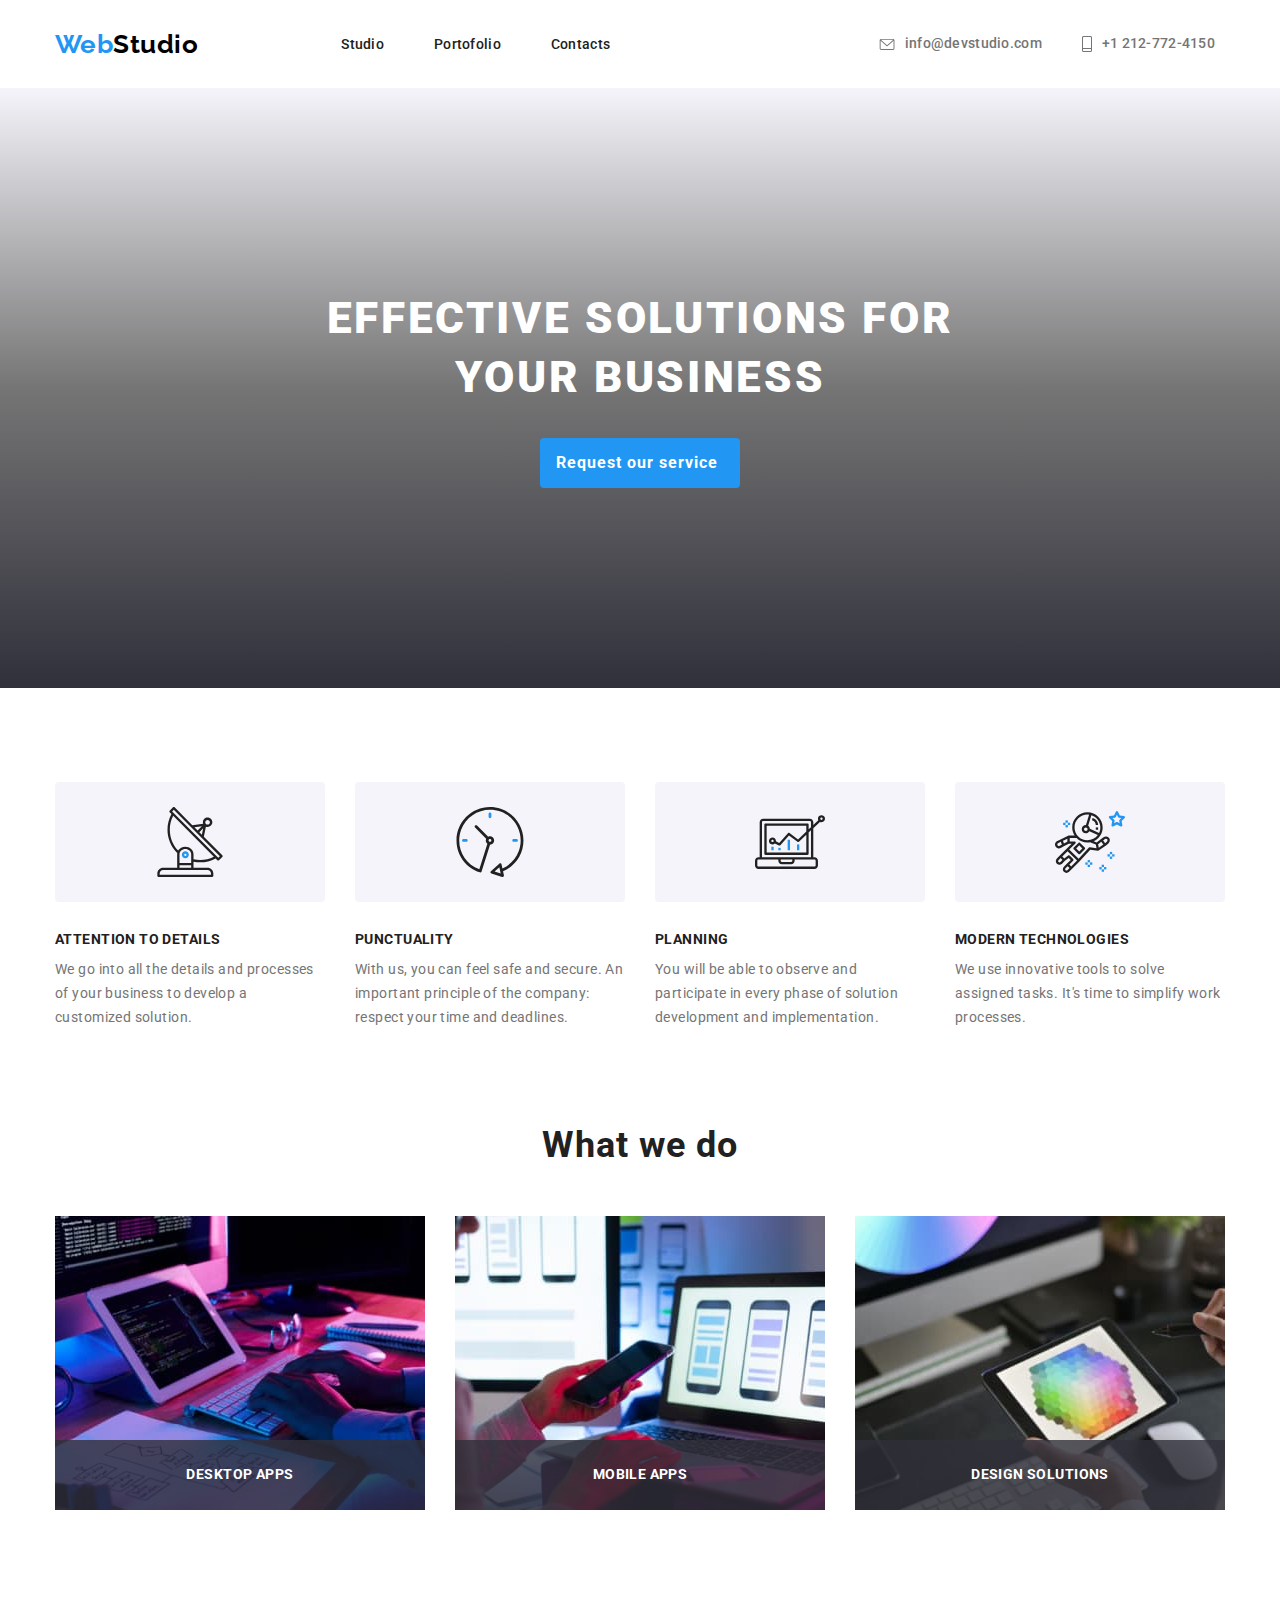
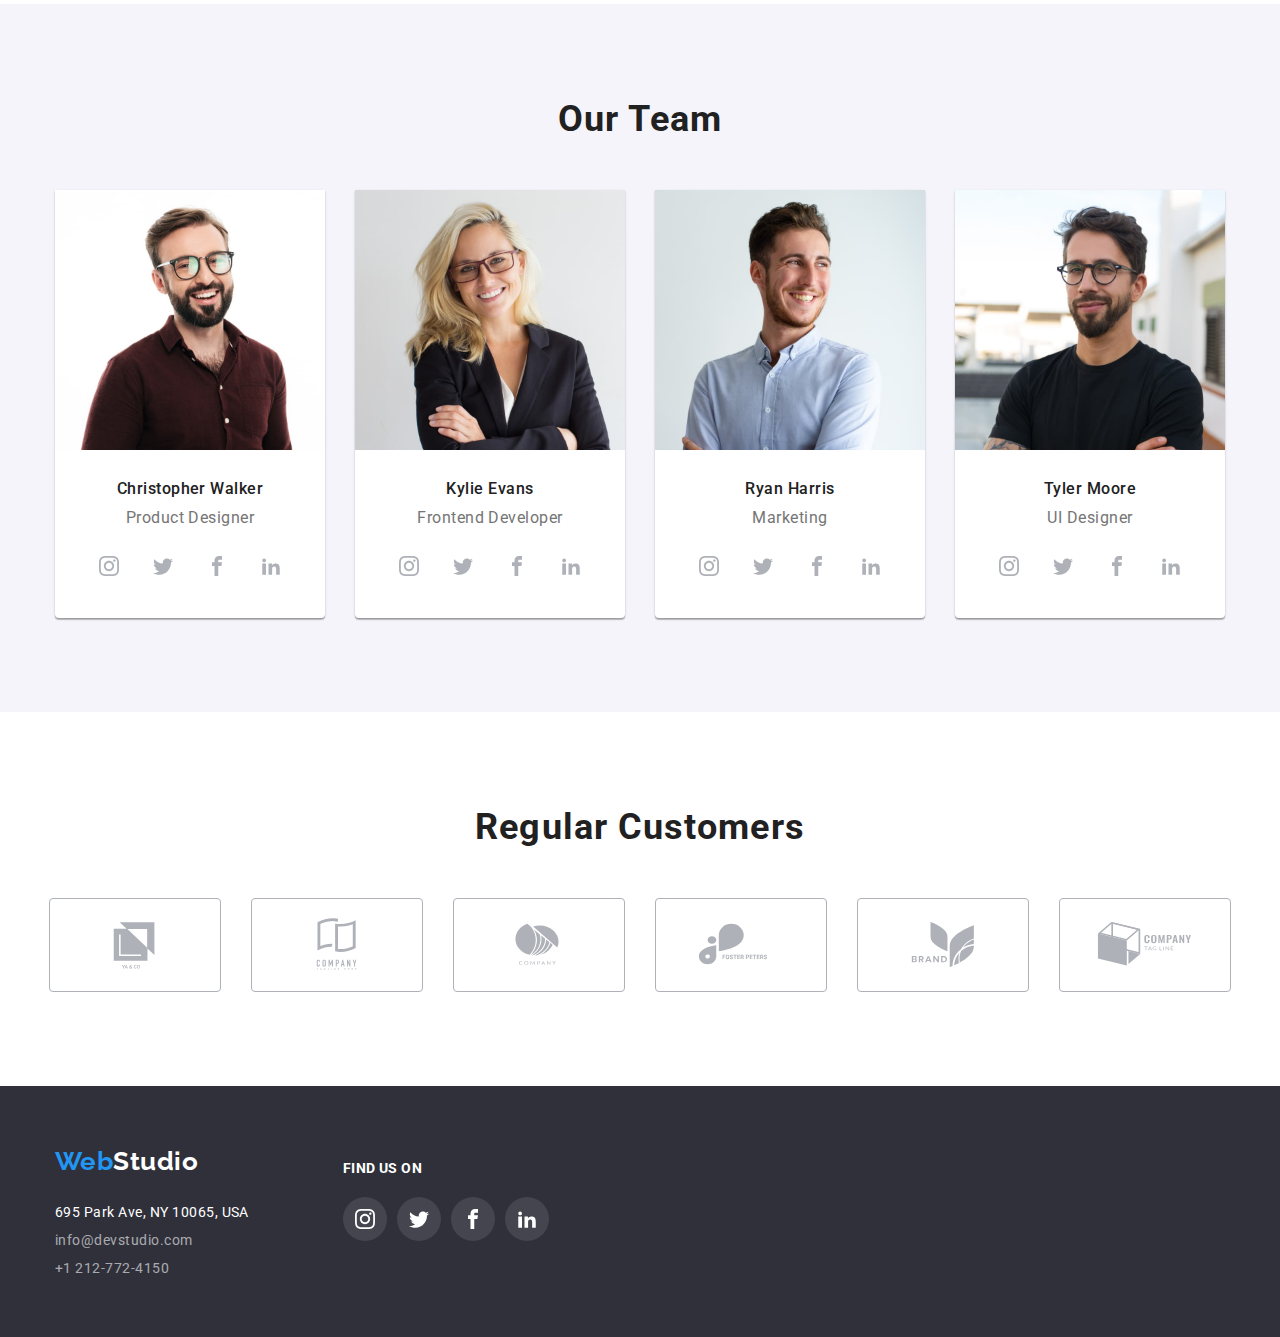
<file: index.html>
<!DOCTYPE html>
<html lang="en">
  <head>
    <link
    rel="stylesheet"
    href="https://cdnjs.cloudflare.com/ajax/libs/modern-normalize/1.0.0/modern-normalize.min.css"/>
    <link rel="stylesheet" href="./css/style.css" />
    <link rel="preconnect" href="https://fonts.googleapis.com" />
    <link rel="preconnect" href="https://fonts.gstatic.com" crossorigin />
    <link
      href="https://fonts.googleapis.com/css2?family=Raleway:wght@700&family=Roboto:wght@400;500;700;900&display=swap"
      rel="stylesheet"/>
   <title>WebStudio</title>
  </head>
  <body>
    <div class="modal is-hidden" data-modal>
      <div class="inner-modal">
        <button class="close-modal"data-modal-close type="button">
          <svg class="close-modal-icon" width="18" height="18"  >
            <use href="./images/closemodal.svg#icon-close-modal"></use>
          </svg>
        </button>
      </div>
    </div>
    <header class="page-header">
      <div class="container">
         <a class="logo link" href="./index.html"><span class="first-part-logo">Web</span>Studio<a>
         <nav>
           <ul class="main-nav-list unstyled-list">
             <li class="main-nav-item">
               <a class="main-nav-link link" href="./index.html">Studio</a>
             </li>
             <li class="main-nav-item">
               <a class="main-nav-link link" href="portofolio.html">Portofolio</a>
             </li>
             <li class="main-nav-item">
               <a class="main-nav-link link" href="contacts.html">Contacts</a>
             </li>
           </ul>
         </nav>
         <ul class="contact-list unstyled-list">
           <li class="contact-list-item">
             <a class="contact-nav-link link" href="mailto:info@devstudio.com">
               <svg class="contact-icon" width="16" height="12">
                 <use href="./images/contacticons/contacticons.svg#icon-envelope"></use>
               </svg>info@devstudio.com
             </a>
           </li>
           <li class="contact-list-item">
             <a class="contact-nav-link link" href="tel:+12127724150">
               <svg class="contact-icon" width="10" height="16">
                 <use href="./images/contacticons/contacticons.svg#icon-tel"></use>
               </svg>+1 212-772-4150
             </a>
           </li>
         </ul>
       </div>
    </header>
    <main>
      <section class="hero-section">
        <h1 class="hero-section-title">EFFECTIVE SOLUTIONS FOR<br>YOUR BUSINESS</h1>
         <button class="hero-section-button" type="button" data-modal-open>Request our service</button>
      </section>
      <!--about section-->
      <section class="about-section">
       <div class="container">
         <ul class=" about-list unstyled-list">
           <li class="about-list-item">
             <a href="#"target="_blank"class="about-link">
               <svg class="about-icon" width="70" height="70">
                 <use href="./images/abouticons/abouticons.svg#icon-antenna"></use>
               </svg>
             </a>
             <h3 class="section-subtitle">ATTENTION TO DETAILS</h3>
             <p class="section-text"> We go into all the details and processes of your business to develop a customized solution.</p>
            </li>
             <li class="about-list-item">
               <a href="#"target="_blank"class="about-link">
                 <svg class="about-icon" width="70" height="70">
                   <use href="./images/abouticons/abouticons.svg#icon-clock"></use> 
                 </svg>
               </a>
               <h3 class="section-subtitle">PUNCTUALITY</h3>
               <p class="section-text">With us, you can feel safe and secure. An important principle of the company: respect your time and deadlines.</p>
            </li>
             <li class="about-list-item">
               <a href="#"target="_blank"class="about-link">
                 <svg class="about-icon" width="70" height="70">
                   <use href="./images/abouticons/abouticons.svg#icon-diagram"></use>
                 </svg>
               </a>
               <h3 class="section-subtitle">PLANNING</h3>
               <p class="section-text">You will be able to observe and participate in every phase of solution development and implementation.</p>
             </li>
             <li class="about-list-item">
               <a href="#"target="_blank"class="about-link">
                 <svg class="about-icon" width="70" height="70">
                   <use href="./images/abouticons/abouticons.svg#icon-astronaut"></use>
                 </svg>
               </a>
               <h3 class="section-subtitle">MODERN TECHNOLOGIES</h3>
               <p class="section-text">We use innovative tools to solve assigned tasks. It's time to simplify work processes.</p>
             </li>
          </ul>
        </div>
      </section>
      <section class="what-we-do-section">
       <div class="container">
         <h2 class="section-title">What we do</h2>
         <ul class="what-we-do-list unstyled-list">
           <li class="what-we-do-list-item">
             <img src="./images/whatwedosection/whatwedo01.jpg"alt="calculator"width="370"/>
             <p class="text">DESKTOP APPS</p>
           </li>
           <li class="what-we-do-list-item">
             <img src="./images/whatwedosection/whatwedo02.jpg"alt="telefon"width="370"/>
             <p class="text">MOBILE APPS</p>
           </li>
           <li class="what-we-do-list-item">
             <img src="./images/whatwedosection/whatwedo03.jpg"alt="tableta"width="370"/>
             <p class="text">DESIGN SOLUTIONS</p>
           </li>
          </ul>
        </div>
      </section>
      <section class="our-team-section">
       <div class="container">
          <h2 class="section-title">Our Team</h2>
          <ul class="our-team-list unstyled-list">
             <li class="our-team-list-item">
               <img src="./images/ourteamsection/ourteam01.jpg"alt="Christopher Walker Product    Designer"width="270"/> 
               <h3 class="section-subtitle">Christopher Walker</h3>
               <p class="section-text">Product Designer</p>
               <ul class="unstyled-list social-icons-list">
                 <li>
                   <a href="#"target="_blank" class="social-link">
                     <svg class="social-icon" width="20"height="20" >
                       <use href="./images/socialicons/socialicons.svg#icon-instagram"></use>
                     </svg>
                   </a>
                 </li>
                 <li>
                   <a href="#"target="_blank" class="social-link">
                     <svg class="social-icon" width="20"height="20" >
                       <use href="./images/socialicons/socialicons.svg#icon-twitter"></use>
                     </svg>
                   </a>
                 </li>
                 <li>
                   <a href="#"target="_blank" class="social-link">
                     <svg class="social-icon" width="20"height="20" >
                       <use href="./images/socialicons/socialicons.svg#icon-facebook"></use>
                     </svg>
                   </a>
                 </li>
                 <li>
                  <a href="#"target="_blank" class="social-link">
                    <svg class="social-icon" width="20"height="20" >
                      <use href="./images/socialicons/socialicons.svg#icon-linkedin"></use>
                    </svg>
                  </a>
                 </li>   
               </ul>
             </li> 
             <li class="our-team-list-item">
               <img src="./images/ourteamsection/ourteam02.jpg"alt="Kylie Evans Frontend Developer"width="270"/>
               <h3 class="section-subtitle">Kylie Evans</h3>
               <p class="section-text">Frontend Developer</p>
               <ul class="unstyled-list social-icons-list">
                  <li>
                    <a href="#"target="_blank" class="social-link">
                      <svg class="social-icon" width="20"height="20" >
                         <use href="./images/socialicons/socialicons.svg#icon-instagram"></use>
                      </svg>
                    </a>
                  </li>
                  <li>
                    <a href="#"target="_blank" class="social-link">
                      <svg class="social-icon" width="20"height="20" >
                       <use href="./images/socialicons/socialicons.svg#icon-twitter"></use>
                      </svg>
                    </a>
                  </li>
                  <li>
                    <a href="#"target="_blank" class="social-link">
                     <svg class="social-icon" width="20"height="20" >
                       <use href="./images/socialicons/socialicons.svg#icon-facebook"></use>
                     </svg>
                    </a>
                  </li>
                  <li>
                    <a href="#"target="_blank" class="social-link">
                     <svg class="social-icon" width="20"height="20" >
                       <use href="./images/socialicons/socialicons.svg#icon-linkedin"></use>
                     </svg>
                    </a>
                  </li>
               </ul>
             </li>
             <li class="our-team-list-item">
               <img src="./images/ourteamsection/ourteam03.jpg"alt="Ryan Harris Marketing"width="270"/>
               <h3 class="section-subtitle">Ryan Harris</h3>
               <p class="section-text">Marketing</p>
               <ul class="unstyled-list social-icons-list">
                 <li>
                  <a href="#"target="_blank" class="social-link">
                     <svg class="social-icon" width="20"height="20" >
                       <use href="./images/socialicons/socialicons.svg#icon-instagram"></use>
                     </svg>
                   </a>
                 </li>
                 <li>
                   <a href="#"target="_blank" class="social-link">
                     <svg class="social-icon" width="20"height="20" >
                       <use href="./images/socialicons/socialicons.svg#icon-twitter"></use>
                     </svg>
                   </a>
                 </li>
                 <li>
                   <a href="#"target="_blank" class="social-link">
                     <svg class="social-icon" width="20"height="20" >
                      <use href="./images/socialicons/socialicons.svg#icon-facebook"></use>
                     </svg>
                   </a>
                 </li>
                 <li>
                   <a href="#"target="_blank" class="social-link">
                    <svg class="social-icon" width="20"height="20" >
                      <use href="./images/socialicons/socialicons.svg#icon-linkedin"></use>
                    </svg>
                   </a>
                 </li>
               </ul>
             </li>
             <li class="our-team-list-item">
               <img src="./images/ourteamsection/ourteam04.jpg"alt="Tyler Moore UI        Designer"width="270"/>
                <h3 class="section-subtitle">Tyler Moore</h3>
                <p class="section-text">UI Designer</p>
                <ul class="unstyled-list social-icons-list">
                 <li>
                   <a href="#"target="_blank" class="social-link">
                     <svg class="social-icon" width="20"height="20" >
                       <use href="./images/socialicons/socialicons.svg#icon-instagram"></use>
                     </svg>
                    </a>
                  </li>
                  <li>
                    <a href="#"target="_blank" class="social-link">
                     <svg class="social-icon" width="20"height="20" >
                       <use href="./images/socialicons/socialicons.svg#icon-twitter"></use>
                     </svg>
                    </a>
                  </li>
                  <li>
                   <a href="#"target="_blank" class="social-link">
                     <svg class="social-icon" width="20"height="20" >
                      <use href="./images/socialicons/socialicons.svg#icon-facebook"></use>
                     </svg>
                   </a>
                 </li>
                 <li>
                   <a href="#"target="_blank" class="social-link">
                    <svg class="social-icon" width="20"height="20" >
                      <use href="./images/socialicons/socialicons.svg#icon-linkedin"></use>
                    </svg>
                   </a>
                 </li>
               </ul>
             </li>
           </ul>
        </div>
      </section>
      <section class="customers-section">
       <div class="container">
         <h2 class="section-title">Regular Customers</h2>
         <ul class="unstyled-list customers-list">
           <li>
             <a href="#"target="_blank" class="customers-logo-link">
               <svg class="customers-logo-icon" width="106"height="60">
                 <use href="./images/logoicons/logoicons.svg#icon-logo1"></use>
               </svg>
             </a>
           </li>
           <li>
              <a href="#"target="_blank"class="customers-logo-link">
                <svg class="customers-logo-icon" width="106"height="60">
                  <use href="./images/logoicons/logoicons.svg#icon-logo2"></use>
                </svg>
              </a>
           </li>
           <li>
             <a href="#"target="_blank"class="customers-logo-link">
               <svg class="customers-logo-icon" width="106"height="60">
                 <use href="./images/logoicons/logoicons.svg#icon-logo3"></use>
               </svg>
             </a>
           </li>
           <li>
             <a href="#"target="_blank"class="customers-logo-link">
              <svg class="customers-logo-icon" width="106"height="60">
                <use href="./images/logoicons/logoicons.svg#icon-logo4"></use>
              </svg>
             </a>
           </li>
           <li>
             <a href="#"target="_blank"class="customers-logo-link">
               <svg class="customers-logo-icon" width="106"height="60">
                 <use href="./images/logoicons/logoicons.svg#icon-logo5"></use>
               </svg>
             </a>
           </li>
           <li>
             <a href="#"target="_blank"class="customers-logo-link">
               <svg class="customers-logo-icon" width="106"height="60">
                 <use href="./images/logoicons/logoicons.svg#icon-logo6"></use>
               </svg>
              </a>
           </li>
         </ul>
       </div>
     </section>
    </main>
    <footer class="footer">
     <div class="container">
       <div class="address">
         <a class="logo link" href="./index.html"><span class="first-part-logo">Web</span>Studio<a>
         <ul class="address-list unstyled-list">
           <li class="address-list-item">
              <a class="link address"href="https://goo.gl/maps/GxEGYSWjKMBUH8XR8"target="_blank">695 Park Ave, NY 10065, USA</a>
           </li> 
           <li class="address-list-item">
             <a class="link contacts" href="mailto:info@devstudio.com">info@devstudio.com</a>
           </li>
           <li class="address-list-item">
             <a class="link contacts" href="tel:+12127724150">+1 212-772-4150</a>
           </li>
         </ul>
       </div>
       <div class="social">
         <h2 class="section-subtitle">FIND US ON</h2>
         <ul class="unstyled-list social-icons-list">
           <li>
             <a href="#"target="_blank" class="social-link">
              <svg class="social-icon" width="20"height="20" >
               <use href="./images/socialicons/socialicons.svg#icon-instagram"></use>
              </svg>
             </a>
           </li>
           <li>
             <a href="#"target="_blank" class="social-link">
              <svg class="social-icon" width="20"height="20" >
               <use href="./images/socialicons/socialicons.svg#icon-twitter"></use>
              </svg>
             </a>
           </li>
           <li>
             <a href="#"target="_blank" class="social-link">
              <svg class="social-icon" width="20"height="20" >
                <use href="./images/socialicons/socialicons.svg#icon-facebook"></use>
              </svg>
             </a>
           </li>
           <li>
             <a href="#"target="_blank" class="social-link">
              <svg class="social-icon" width="20"height="20" >
                <use href="./images/socialicons/socialicons.svg#icon-linkedin"></use>
              </svg>
             </a>
           </li>
         </ul>  
        </div>
     </div>
    </footer>
    <script src="./js/modal.js"></script>
  </body>
</html>
</file>
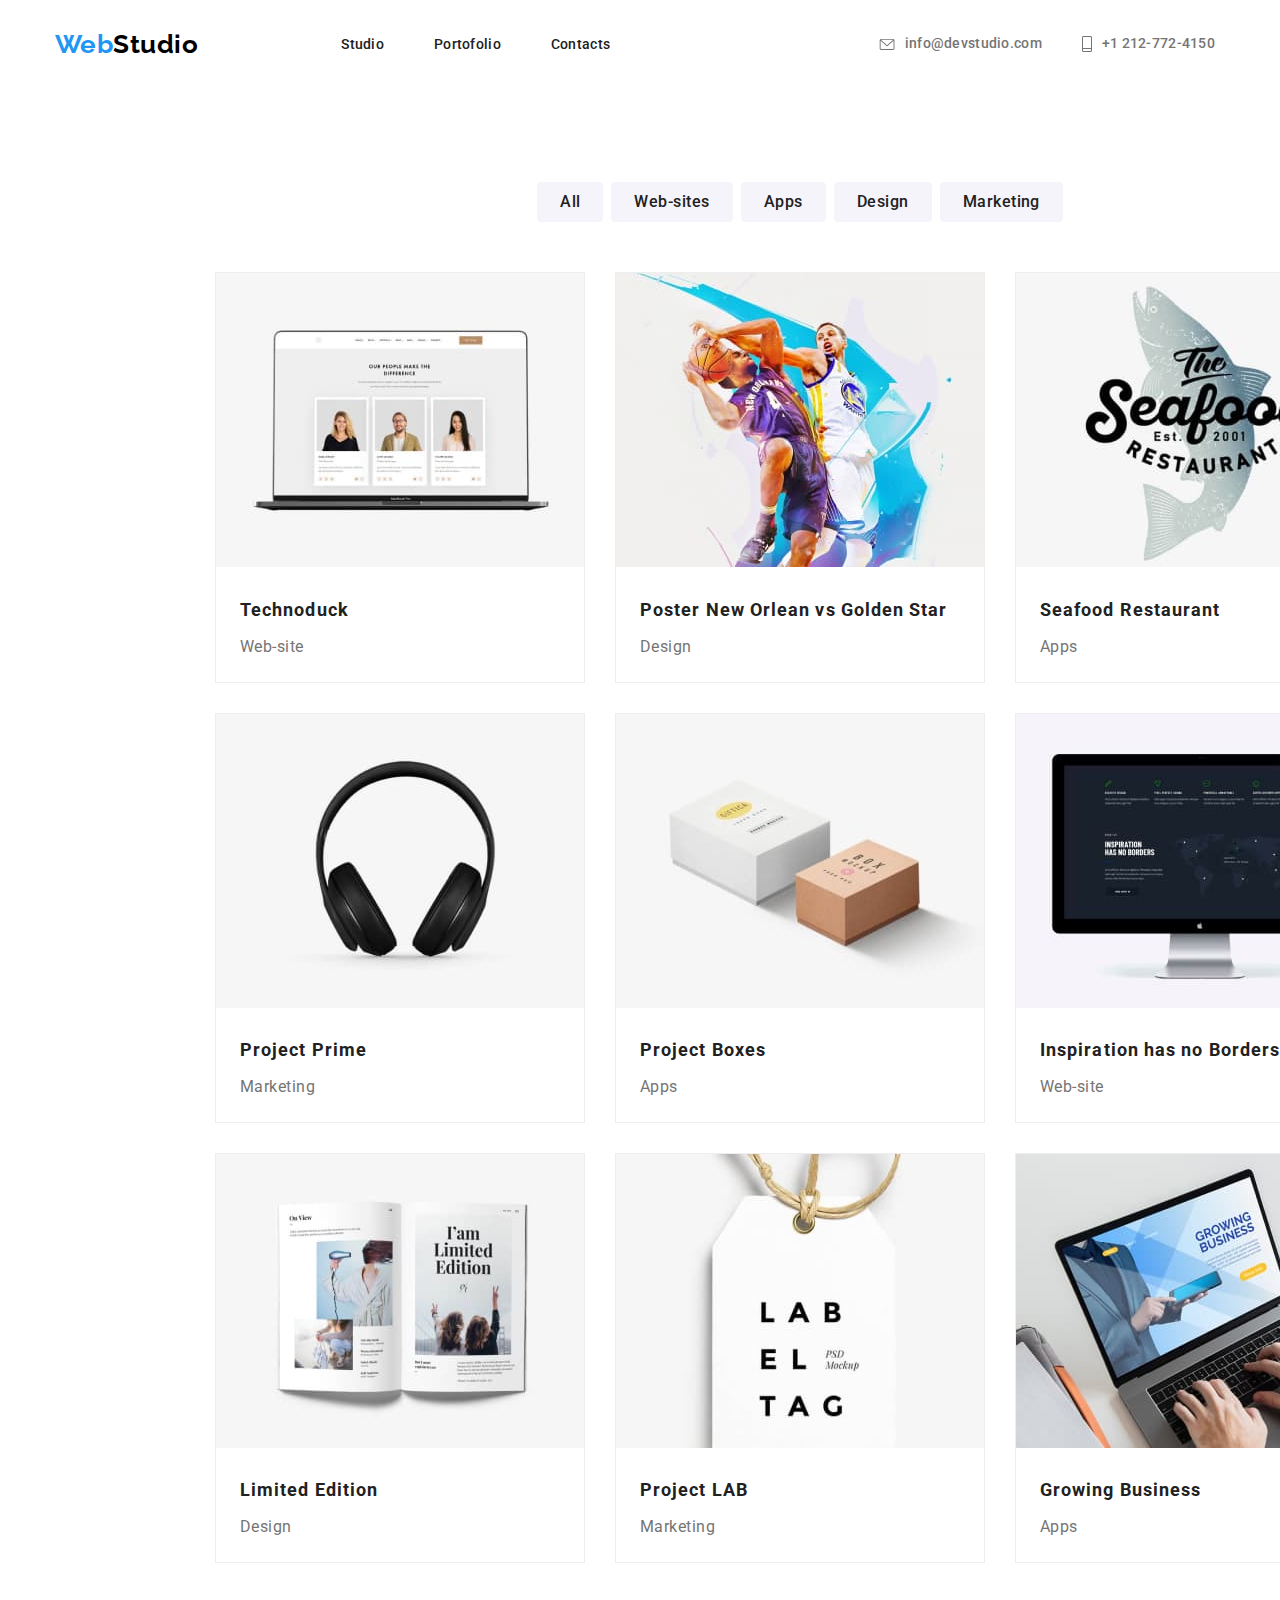
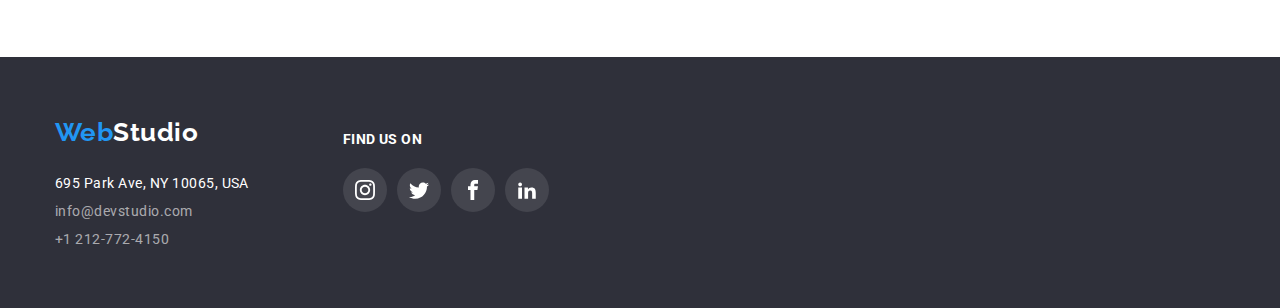
<file: portofolio.html>
<!DOCTYPE html>
<html lang="en">
  <head>
    <link
      rel="stylesheet"
      href="https://cdnjs.cloudflare.com/ajax/libs/modern-normalize/1.0.0/modern-normalize.min.css"
    />
    <link rel="stylesheet" href="./css/style.css" />
    <link rel="preconnect" href="https://fonts.googleapis.com" />
    <link rel="preconnect" href="https://fonts.gstatic.com" crossorigin />
    <link
      href="https://fonts.googleapis.com/css2?family=Raleway:wght@700&family=Roboto:wght@400;500;700;900&display=swap"
      rel="stylesheet"
    />
    <title>WebStudio</title>
  </head>
  <body>
    <header class="page-header">
      <div class="container">
         <a class="logo link" href="./index.html"><span class="first-part-logo">Web</span>Studio<a>
         <nav>
           <ul class="main-nav-list unstyled-list">
             <li class="main-nav-item">
               <a class="main-nav-link link" href="./index.html">Studio</a>
             </li>
             <li class="main-nav-item">
               <a class="main-nav-link link" href="portofolio.html">Portofolio</a>
             </li>
             <li class="main-nav-item">
               <a class="main-nav-link link" href="contacts.html">Contacts</a>
             </li>
           </ul>
         </nav>
         <ul class="contact-list unstyled-list">
           <li class="contact-list-item">
             <a class="contact-nav-link link" href="mailto:info@devstudio.com">
               <svg class="contact-icon" width="16" height="12">
                 <use href="./images/contacticons/contacticons.svg#icon-envelope"></use>
               </svg>info@devstudio.com
             </a>
           </li>
           <li class="contact-list-item">
             <a class="contact-nav-link link" href="tel:+12127724150">
               <svg class="contact-icon" width="10" height="16">
                 <use href="./images/contacticons/contacticons.svg#icon-tel"></use>
               </svg>+1 212-772-4150
             </a>
           </li>
         </ul>
       </div>
    </header>
    <main>
      <section class="portofolio-section">
        <div class="container">
          <ul class="nav-button-list unstyled-list">
            <li class="nav-button-list-item">
              <button class="nav-button" type="button">All</button>
            </li>
            <li class="nav-button-list-item">
              <button class="nav-button" type="button">Web-sites</button>
            </li>
            <li class="nav-button-list-item">
              <button class="nav-button" type="button">Apps</button>
            </li>
            <li class="nav-button-list-item">
              <button class="nav-button" type="button">Design</button>
            </li>
            <li class="nav-button-list-item">
              <button class="nav-button" type="button">Marketing</button>
            </li>
          </ul>
        
          <ul class="image-list unstyled-list">
            <li class="image-list-item">
              <div class="image">
              <div class="overlay">
                <p class="overlay-text">Technoduck is a state-of-the-art coronavirus distribution platform. Companies use this platform for digital espionage and attacks on competitors' secure servers.</p> </div>
              <img 
                src="./images/portofolio/img1.jpg"
                alt="webpage"
                width=""
              />
            </div>
              <h3 class="section-subtitle">Technoduck</h3>
              <p class="section-text">Web-site</p>
            </li>
            <li class="image-list-item">
              <div class="image">
                <div class="overlay">
                  <p class="overlay-text">Technoduck is a state-of-the-art coronavirus distribution platform. Companies use this platform for digital espionage and attacks on competitors' secure servers.</p> </div>
              <img
                src="./images/portofolio/img2.jpg"
                alt="basketplayer poster"
                width=""
              />
              </div>
              <h3 class="section-subtitle">Poster New Orlean vs Golden Star</h3>
              <p class="section-text">Design</p>
            </li>
            <li class="image-list-item">
              <div class="image">
                <div class="overlay">
                  <p class="overlay-text">Technoduck is a state-of-the-art coronavirus distribution platform. Companies use this platform for digital espionage and attacks on competitors' secure servers.</p> </div>
              <img
                src="./images/portofolio/img3.jpg"
                alt="seafood poster"
                width=""
              />
              </div>
              <h3 class="section-subtitle">Seafood Restaurant</h3>
              <p class="section-text">Apps</p>
            </li>
            <li class="image-list-item">
              <div class="image">
                <div class="overlay">
                  <p class="overlay-text">Technoduck is a state-of-the-art coronavirus distribution platform. Companies use this platform for digital espionage and attacks on competitors' secure servers.</p> </div>
              <img
                src="./images/portofolio/img4.jpg"
                alt="headphones"
                width=""
              />
              </div>
              <h3 class="section-subtitle">Project Prime</h3>
              <p class="section-text">Marketing</p>
            </li>
            <li class="image-list-item">
              <div class="image">
                <div class="overlay">
                  <p class="overlay-text">Technoduck is a state-of-the-art coronavirus distribution platform. Companies use this platform for digital espionage and attacks on competitors' secure servers.</p> </div>
              <img src="./images/portofolio/img5.jpg" alt="boxes" width="" />
              </div>
              <h3 class="section-subtitle">Project Boxes</h3>
              <p class="section-text">Apps</p>
            </li>
            <li class="image-list-item">
              <div class="image">
                <div class="overlay">
                  <p class="overlay-text">Technoduck is a state-of-the-art coronavirus distribution platform. Companies use this platform for digital espionage and attacks on competitors' secure servers.</p> </div>
                <img
                src="./images/portofolio/img6.jpg"
                alt="monitor"
                width=""/>
              </div>
              <h3 class="section-subtitle">Inspiration has no Borders</h3>
              <p class="section-text">Web-site</p>
            </li>
            <li class="image-list-item">
              <div class="image">
                <div class="overlay">
                  <p class="overlay-text">Technoduck is a state-of-the-art coronavirus distribution platform. Companies use this platform for digital espionage and attacks on competitors' secure servers.</p> </div>
              <img
                src="./images/portofolio/img7.jpg"
                alt="magazine"
                width=""/>
              </div>
              <h3 class="section-subtitle">Limited Edition</h3>
              <p class="section-text">Design</p>
            </li>
            <li class="image-list-item">
              <div class="image">
                <div class="overlay">
                  <p class="overlay-text">Technoduck is a state-of-the-art coronavirus distribution platform. Companies use this platform for digital espionage and attacks on competitors' secure servers.</p> </div>
              <img src="./images/portofolio/img8.jpg" alt="tag" width="" />
              </div>
              <h3 class="section-subtitle">Project LAB</h3>
              <p class="section-text">Marketing</p>
            </li>
            <li class="image-list-item">
              <div class="image">
                <div class="overlay">
                  <p class="overlay-text">Technoduck is a state-of-the-art coronavirus distribution platform. Companies use this platform for digital espionage and attacks on competitors' secure servers.</p> </div>
              <img
                src="./images/portofolio/img9.jpg"
                alt="laptop"
                width=""/>
              </div>
              <h3 class="section-subtitle">Growing Business</h3>
              <p class="section-text">Apps</p>
            </li>
          </ul>
        </div>
      </section>
    </main>
    <footer class="footer">
      <div class="container">
        <div class="address">
          <a class="logo link" href="./index.html"><span class="first-part-logo">Web</span>Studio<a>
          <ul class="address-list unstyled-list">
            <li class="address-list-item">
               <a class="link address"href="https://goo.gl/maps/GxEGYSWjKMBUH8XR8"target="_blank">695 Park Ave, NY 10065, USA</a>
            </li> 
            <li class="address-list-item">
              <a class="link contacts" href="mailto:info@devstudio.com">info@devstudio.com</a>
            </li>
            <li class="address-list-item">
              <a class="link contacts" href="tel:+12127724150">+1 212-772-4150</a>
            </li>
          </ul>
        </div>
        <div class="social">
          <h2 class="section-subtitle">FIND US ON</h2>
          <ul class="unstyled-list social-icons-list">
            <li>
              <a href="#"target="_blank" class="social-link">
               <svg class="social-icon" width="20"height="20" >
                <use href="./images/socialicons/socialicons.svg#icon-instagram"></use>
               </svg>
              </a>
            </li>
            <li>
              <a href="#"target="_blank" class="social-link">
               <svg class="social-icon" width="20"height="20" >
                <use href="./images/socialicons/socialicons.svg#icon-twitter"></use>
               </svg>
              </a>
            </li>
            <li>
              <a href="#"target="_blank" class="social-link">
               <svg class="social-icon" width="20"height="20" >
                 <use href="./images/socialicons/socialicons.svg#icon-facebook"></use>
               </svg>
              </a>
            </li>
            <li>
              <a href="#"target="_blank" class="social-link">
               <svg class="social-icon" width="20"height="20" >
                 <use href="./images/socialicons/socialicons.svg#icon-linkedin"></use>
               </svg>
              </a>
            </li>
          </ul>  
         </div>
      </div>
     </footer>
  </body>
</html>
</file>
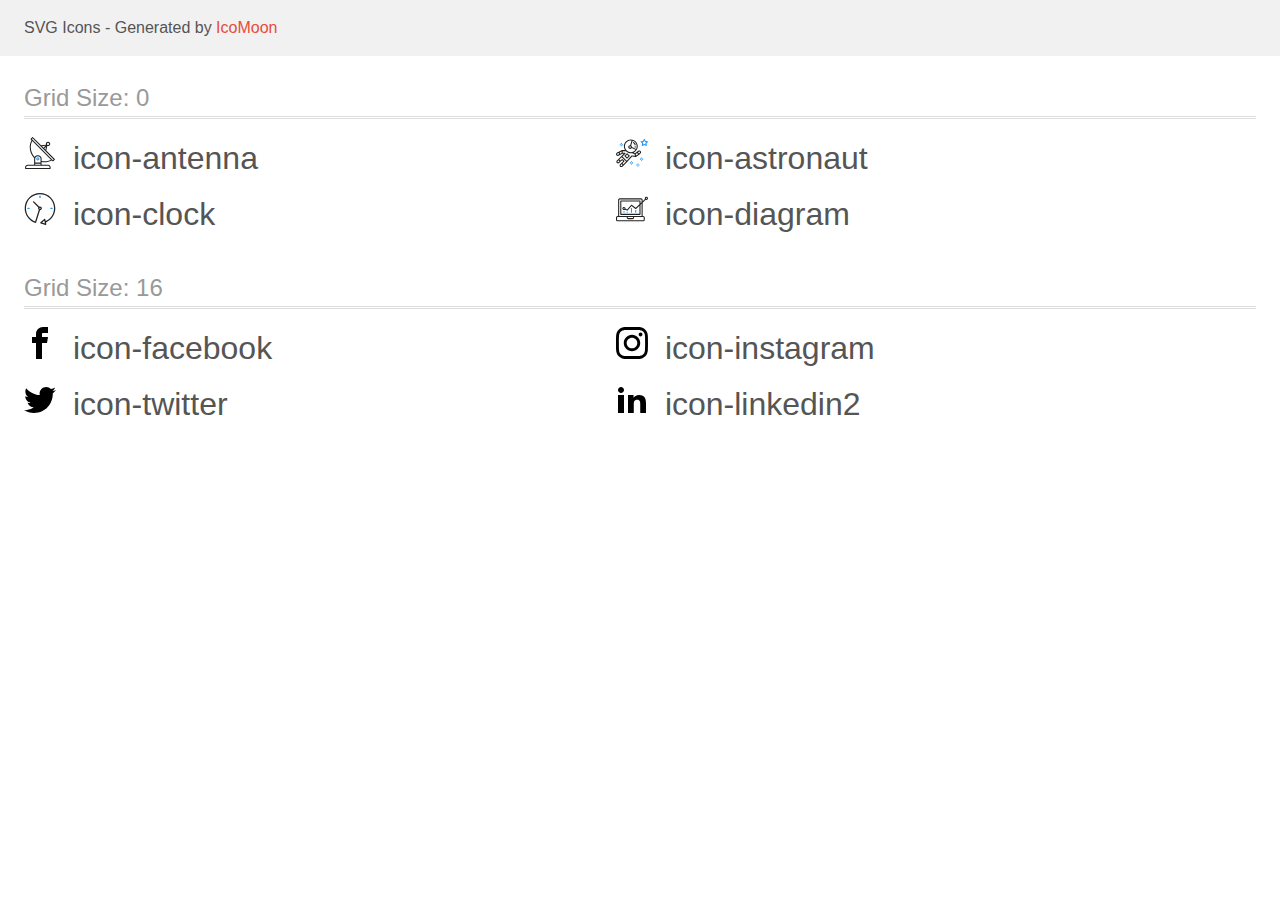
<file: images/abouticons/demo.html>
<!doctype html>
<html>
<head>
    <title>IcoMoon - SVG Icons</title>
    <meta charset="utf-8">
    <meta name="viewport" content="width=device-width, initial-scale=1">
    <link rel="stylesheet" href="demo-files/demo.css">
    <link rel="stylesheet" href="style.css">
</head>
<body>
<svg aria-hidden="true" style="position: absolute; width: 0; height: 0; overflow: hidden;" version="1.1" xmlns="http://www.w3.org/2000/svg" xmlns:xlink="http://www.w3.org/1999/xlink">
<defs>
<symbol id="icon-antenna" viewBox="0 0 32 32">
<path fill="#212121" style="fill: var(--color1, #212121)" d="M30.773 22.098l-8.443-8.505 0.937-4.615c0.242 0.094 0.499 0.144 0.758 0.146h0.006c1.192 0.014 2.17-0.941 2.184-2.133s-0.941-2.17-2.133-2.184c-1.192-0.014-2.17 0.941-2.184 2.133-0.003 0.255 0.039 0.509 0.125 0.749l-4.96 0.605-8.091-8.133c-0.099-0.101-0.235-0.159-0.377-0.16-0.14 0.001-0.274 0.056-0.373 0.155l-1.513 1.504c-0.208 0.208-0.208 0.546 0 0.754l0.814 0.826c-3.153 5.798-2.129 12.978 2.519 17.663 0.043 0.041 0.092 0.074 0.146 0.098-0.034 0.18-0.051 0.364-0.052 0.547v6.187h-6.4c-1.472 0.002-2.665 1.195-2.667 2.667v1.067c0 0.295 0.239 0.533 0.533 0.533h24.533c0.295 0 0.533-0.239 0.533-0.533v-1.067c-0.002-1.472-1.195-2.665-2.667-2.667h-6.4v-2.742c1.003 0.21 2.024 0.317 3.049 0.32 2.458-0.003 4.877-0.615 7.040-1.783l0.818 0.823c0.099 0.101 0.235 0.159 0.377 0.16 0.14-0.001 0.274-0.056 0.373-0.155l1.513-1.504c0.208-0.208 0.208-0.546 0-0.754zM23.28 6.233c0.418-0.415 1.093-0.414 1.508 0.004s0.414 1.093-0.004 1.508c-0.2 0.199-0.47 0.31-0.752 0.31h-0.003c-0.589-0.003-1.064-0.483-1.061-1.072 0.002-0.282 0.115-0.552 0.314-0.751h-0.002zM22.024 9.738l-0.598 2.946-1.175-1.182 1.774-1.763zM21.419 8.836l-1.92 1.909-1.485-1.493 3.405-0.415zM24.004 28.8c0.884 0 1.6 0.716 1.6 1.6v0.533h-23.467v-0.533c0-0.884 0.716-1.6 1.6-1.6h20.267zM16.537 26.667v1.067h-5.333v-1.067h5.333zM11.204 25.6v-4.053c0-1.294 1.196-2.347 2.667-2.347s2.667 1.053 2.667 2.347v4.053h-5.333zM17.604 23.904v-2.357c0-1.882-1.675-3.413-3.733-3.413-1.331-0.020-2.576 0.657-3.281 1.786-4.058-4.274-4.971-10.645-2.279-15.887l18.602 18.708c-2.872 1.461-6.165 1.873-9.309 1.163zM28.893 23.22l-21.057-21.181 0.755-0.752 7.935 7.98c0.004 0 0.006 0.007 0.010 0.010l13.115 13.191-0.757 0.752z"></path>
<path fill="#2196f3" style="fill: var(--color2, #2196f3)" d="M13.876 20.267h-0.005c-0.884-0.001-1.601 0.714-1.602 1.598s0.714 1.601 1.598 1.602h0.005c0.884 0.001 1.601-0.714 1.602-1.598s-0.714-1.601-1.598-1.602zM14.249 22.245c-0.1 0.1-0.236 0.156-0.378 0.155-0.295-0.002-0.532-0.242-0.531-0.536 0.001-0.141 0.057-0.276 0.157-0.375s0.233-0.154 0.373-0.155c0.295 0.002 0.532 0.241 0.53 0.536-0.001 0.141-0.057 0.276-0.157 0.375h0.005z"></path>
</symbol>
<symbol id="icon-astronaut" viewBox="0 0 32 32">
<path fill="#2196f3" style="fill: var(--color2, #2196f3)" d="M31.974 4.524c-0.063-0.193-0.229-0.333-0.43-0.363l-1.91-0.278-0.855-1.731c-0.179-0.365-0.777-0.365-0.956 0l-0.855 1.731-1.91 0.278c-0.201 0.029-0.367 0.17-0.431 0.363-0.062 0.193-0.011 0.405 0.135 0.547l1.383 1.348-0.326 1.903c-0.034 0.2 0.048 0.402 0.212 0.522 0.166 0.121 0.382 0.135 0.562 0.040l1.709-0.899 1.709 0.899c0.078 0.041 0.164 0.061 0.249 0.061 0.11 0 0.221-0.034 0.314-0.102 0.164-0.119 0.246-0.322 0.212-0.522l-0.326-1.903 1.383-1.348c0.145-0.142 0.197-0.354 0.135-0.547zM29.511 5.851c-0.125 0.122-0.183 0.299-0.153 0.472l0.191 1.114-1-0.526c-0.078-0.041-0.163-0.061-0.249-0.061s-0.17 0.020-0.249 0.061l-1.001 0.526 0.191-1.114c0.030-0.173-0.028-0.349-0.153-0.472l-0.81-0.789 1.119-0.163c0.174-0.025 0.324-0.134 0.402-0.292l0.5-1.013 0.5 1.013c0.078 0.157 0.228 0.267 0.402 0.292l1.119 0.163-0.809 0.789z"></path>
<path fill="#2196f3" style="fill: var(--color2, #2196f3)" d="M26.133 20.522h-1.067v1.067h1.067v-1.067z"></path>
<path fill="#2196f3" style="fill: var(--color2, #2196f3)" d="M26.133 22.656h-1.067v1.067h1.067v-1.067z"></path>
<path fill="#2196f3" style="fill: var(--color2, #2196f3)" d="M27.2 21.589h-1.067v1.067h1.067v-1.067z"></path>
<path fill="#2196f3" style="fill: var(--color2, #2196f3)" d="M25.067 21.589h-1.067v1.067h1.067v-1.067z"></path>
<path fill="#2196f3" style="fill: var(--color2, #2196f3)" d="M22.4 26.389h-1.067v1.067h1.067v-1.067z"></path>
<path fill="#2196f3" style="fill: var(--color2, #2196f3)" d="M22.4 28.522h-1.067v1.067h1.067v-1.067z"></path>
<path fill="#2196f3" style="fill: var(--color2, #2196f3)" d="M23.467 27.456h-1.067v1.067h1.067v-1.067z"></path>
<path fill="#2196f3" style="fill: var(--color2, #2196f3)" d="M21.333 27.456h-1.067v1.067h1.067v-1.067z"></path>
<path fill="#2196f3" style="fill: var(--color2, #2196f3)" d="M16 24.256h-1.067v1.067h1.067v-1.067z"></path>
<path fill="#2196f3" style="fill: var(--color2, #2196f3)" d="M16 26.389h-1.067v1.067h1.067v-1.067z"></path>
<path fill="#2196f3" style="fill: var(--color2, #2196f3)" d="M17.067 25.322h-1.067v1.067h1.067v-1.067z"></path>
<path fill="#2196f3" style="fill: var(--color2, #2196f3)" d="M14.933 25.322h-1.067v1.067h1.067v-1.067z"></path>
<path fill="#2196f3" style="fill: var(--color2, #2196f3)" d="M5.867 6.122h-1.067v1.067h1.067v-1.067z"></path>
<path fill="#2196f3" style="fill: var(--color2, #2196f3)" d="M5.867 8.255h-1.067v1.067h1.067v-1.067z"></path>
<path fill="#2196f3" style="fill: var(--color2, #2196f3)" d="M6.933 7.189h-1.067v1.067h1.067v-1.067z"></path>
<path fill="#2196f3" style="fill: var(--color2, #2196f3)" d="M4.8 7.189h-1.067v1.067h1.067v-1.067z"></path>
<path fill="#212121" style="fill: var(--color1, #212121)" d="M24.715 14.159c-0.287-0.388-0.709-0.637-1.188-0.705-0.481-0.068-0.956 0.058-1.34 0.352l-1.252 0.96-1.898 1.417-1.358-0.541c2.421-1.086 4.114-3.508 4.114-6.32 0-3.823-3.123-6.933-6.961-6.933s-6.961 3.11-6.961 6.933c0 1.386 0.414 2.674 1.12 3.758l-2.764-0.024c-0.002 0-0.003 0-0.005 0-0.009 0-0.015 0.004-0.023 0.005-0.053 0.002-0.105 0.013-0.155 0.031-0.013 0.005-0.026 0.008-0.038 0.013-0.006 0.003-0.013 0.003-0.019 0.006l-3.233 1.596c-0.001 0-0.001 0-0.001 0.001l-1.893 0.911c-0.021 0.009-0.042 0.021-0.063 0.035-0.755 0.502-1.012 1.489-0.598 2.295 0.22 0.429 0.595 0.745 1.056 0.889 0.178 0.055 0.359 0.083 0.539 0.083 0.29 0 0.577-0.071 0.839-0.211l1.388-0.738 2.264-1.169 1.357-0.008-5.442 5.416c-0.001 0.001-0.001 0.001-0.002 0.001l-1.339 1.333c-0.316 0.315-0.49 0.732-0.49 1.178s0.174 0.863 0.49 1.179c0.325 0.323 0.752 0.485 1.179 0.485s0.854-0.162 1.18-0.485l1.314-1.309 1.741-1.3 0.901 0.897-1.762 1.754c-0 0.001-0.001 0.001-0.002 0.001l-1.339 1.333c-0.316 0.315-0.49 0.732-0.49 1.178s0.174 0.863 0.49 1.179c0.325 0.323 0.753 0.485 1.18 0.485s0.855-0.162 1.18-0.485l3.482-3.467c0.001-0.001 0.001-0.001 0.001-0.002l1.010-1-0.004-0.004c0.006-0.006 0.015-0.009 0.022-0.015l5.166-5.658 3.471 0.494c0.025 0.004 0.050 0.005 0.075 0.005 0.065 0 0.127-0.015 0.187-0.038 0.018-0.006 0.033-0.015 0.050-0.023 0.019-0.010 0.039-0.015 0.058-0.027l3.213-2.133c0.012-0.008 0.018-0.021 0.029-0.029 0.013-0.010 0.029-0.014 0.041-0.026l1.271-1.191c0.662-0.62 0.753-1.635 0.212-2.362zM2.13 17.77c-0.173 0.093-0.37 0.111-0.558 0.052-0.187-0.058-0.338-0.186-0.427-0.358-0.161-0.314-0.068-0.695 0.214-0.902l1.314-0.632 0.449 1.312-0.992 0.528zM5.628 15.942l-1.548 0.8-0.439-1.283 2.027-1.001-0.040 1.484zM20.727 9.322c0 0.918-0.219 1.785-0.599 2.559l-4.181-1.899c-0.044-0.573-0.341-1.075-0.788-1.388l1.464-4.86c2.378 0.756 4.105 2.974 4.105 5.588zM8.938 9.322c0-3.235 2.644-5.867 5.894-5.867 0.253 0 0.5 0.021 0.745 0.052l-1.432 4.754c-0.019-0.001-0.037-0.006-0.057-0.006-1.033 0-1.873 0.837-1.873 1.867s0.84 1.867 1.873 1.867c0.694 0 1.294-0.383 1.618-0.945l3.862 1.755c-1.075 1.446-2.795 2.39-4.737 2.39-3.25 0-5.894-2.632-5.894-5.867zM14.894 10.122c0 0.441-0.362 0.8-0.806 0.8s-0.806-0.359-0.806-0.8c0-0.441 0.362-0.8 0.806-0.8s0.806 0.359 0.806 0.8zM2.465 25.146c-0.236 0.234-0.619 0.234-0.854 0.001-0.114-0.114-0.176-0.263-0.176-0.423s0.062-0.309 0.176-0.421l0.962-0.958 0.851 0.848-0.959 0.955zM5.679 28.88c-0.236 0.234-0.619 0.235-0.855 0.001-0.114-0.114-0.176-0.263-0.176-0.423s0.062-0.309 0.176-0.421l0.963-0.959 0.852 0.848-0.96 0.955zM9.16 25.411c-0.001 0-0.001 0-0.002 0.001l-1.765 1.76-0.852-0.848 1.763-1.755c0 0 0 0 0-0s0.001-0.001 0.002-0.001c0.040-0.040 0.065-0.088 0.090-0.135 0.007-0.014 0.020-0.026 0.026-0.040 0.017-0.041 0.019-0.085 0.026-0.129 0.003-0.025 0.014-0.047 0.014-0.073 0-0.036-0.013-0.070-0.020-0.106-0.006-0.032-0.006-0.065-0.019-0.095-0.020-0.050-0.055-0.094-0.091-0.138-0.010-0.012-0.014-0.027-0.025-0.038 0 0 0 0-0.001 0s-0.001-0.002-0.001-0.002l-1.607-1.6c-0.017-0.017-0.039-0.024-0.058-0.038-0.028-0.022-0.055-0.042-0.087-0.058-0.030-0.015-0.061-0.024-0.093-0.033-0.034-0.010-0.067-0.017-0.103-0.020-0.033-0.002-0.063 0.001-0.095 0.005-0.036 0.004-0.069 0.009-0.104 0.020-0.034 0.011-0.063 0.027-0.094 0.045-0.020 0.011-0.042 0.015-0.061 0.029l-1.773 1.324-0.901-0.897 2.399-2.386 4.361 4.289-0.928 0.919zM15.979 18.394c-0.015-0.002-0.030 0.004-0.045 0.003-0.039-0.002-0.076 0.001-0.115 0.007-0.030 0.005-0.059 0.011-0.088 0.021-0.034 0.012-0.065 0.028-0.097 0.047-0.030 0.018-0.057 0.037-0.083 0.061-0.013 0.011-0.028 0.017-0.040 0.029l-4.698 5.146-4.328-4.257 2.833-2.818c0.209-0.208 0.21-0.546 0.002-0.755-0.105-0.105-0.243-0.157-0.381-0.156v-0.001l-2.219 0.013 0.028-1.607 3.104 0.027c1.265 1.294 3.029 2.101 4.981 2.101 0.437 0 0.864-0.045 1.279-0.123 0.040 0.032 0.079 0.065 0.13 0.085l2.41 0.96 0.152 0.758 0.178 0.885-3.003-0.427zM20.020 18.572l-0.313-1.558 1.446-1.080 0.947 1.257-2.080 1.381zM23.774 15.741l-0.838 0.785-0.931-1.236 0.831-0.637c0.155-0.119 0.351-0.168 0.543-0.143 0.193 0.027 0.364 0.128 0.48 0.284 0.217 0.292 0.18 0.699-0.085 0.947z"></path>
<path fill="#212121" style="fill: var(--color1, #212121)" d="M13.602 18.544l-2.143-2.133c-0.207-0.207-0.545-0.207-0.753 0l-2.142 2.133c-0.1 0.101-0.157 0.236-0.157 0.378s0.056 0.278 0.157 0.378l2.142 2.133c0.104 0.103 0.241 0.155 0.377 0.155s0.273-0.052 0.376-0.155l2.143-2.133c0.1-0.1 0.157-0.236 0.157-0.378s-0.057-0.278-0.157-0.378zM11.083 20.303l-1.387-1.381 1.387-1.381 1.387 1.381-1.387 1.381z"></path>
<path fill="#212121" style="fill: var(--color1, #212121)" d="M17.164 5.071l-0.258 1.036c0.071 0.018 1.738 0.452 1.738 2.149h1.067c-0-2.017-1.666-2.965-2.547-3.185z"></path>
<path fill="#212121" style="fill: var(--color1, #212121)" d="M19.711 9.322h-1.067v1.067h1.067v-1.067z"></path>
</symbol>
<symbol id="icon-clock" viewBox="0 0 32 32">
<path fill="#212121" style="fill: var(--color1, #212121)" d="M31.297 15.301c-0.002-8.452-6.855-15.303-15.308-15.301s-15.303 6.855-15.301 15.308c0.001 6.658 4.307 12.551 10.649 14.576 0.061 0.019 0.124 0.029 0.187 0.029 0.121-0 0.239-0.032 0.342-0.094 0.135-0.080 0.236-0.207 0.283-0.356l3.865-12.25c1.057-0.005 1.909-0.866 1.903-1.923s-0.866-1.909-1.923-1.903c-0.284 0.001-0.565 0.067-0.82 0.191l-5.106-5.107c-0.253-0.245-0.657-0.238-0.902 0.016-0.239 0.247-0.239 0.639 0 0.886l5.103 5.109c-0.392 0.799-0.168 1.764 0.536 2.309l-3.683 11.673c-7.278-2.681-11.004-10.754-8.323-18.032s10.754-11.004 18.032-8.323 11.004 10.754 8.323 18.032c-1.31 3.556-4.001 6.431-7.462 7.973l-0.398-1.874c-0.073-0.344-0.411-0.565-0.756-0.492-0.109 0.023-0.209 0.074-0.292 0.148l-3.837 3.426c-0.263 0.234-0.287 0.637-0.052 0.9 0.076 0.085 0.174 0.149 0.283 0.184l4.899 1.563c0.335 0.108 0.694-0.077 0.802-0.412 0.034-0.106 0.040-0.219 0.017-0.328l-0.391-1.839c5.664-2.388 9.342-7.942 9.329-14.089zM15.992 14.664c0.352 0 0.638 0.286 0.638 0.638s-0.286 0.638-0.638 0.638c-0.352 0-0.638-0.285-0.638-0.638s0.285-0.638 0.638-0.638zM18.093 29.528l2.184-1.948 0.603 2.84-2.787-0.892z"></path>
<path fill="#2196f3" style="fill: var(--color2, #2196f3)" d="M15.354 3.185v1.275c0 0.352 0.285 0.638 0.638 0.638s0.638-0.285 0.638-0.638v-1.275c0-0.352-0.286-0.638-0.638-0.638s-0.638 0.286-0.638 0.638z"></path>
<path fill="#2196f3" style="fill: var(--color2, #2196f3)" d="M3.876 14.664c-0.352 0-0.638 0.286-0.638 0.638s0.285 0.638 0.638 0.638h1.275c0.352 0 0.638-0.285 0.638-0.638s-0.285-0.638-0.638-0.638h-1.275z"></path>
<path fill="#2196f3" style="fill: var(--color2, #2196f3)" d="M28.108 15.939c0.352 0 0.638-0.285 0.638-0.638s-0.285-0.638-0.638-0.638h-1.275c-0.352 0-0.638 0.286-0.638 0.638s0.286 0.638 0.638 0.638h1.275z"></path>
</symbol>
<symbol id="icon-diagram" viewBox="0 0 32 32">
<path fill="#2196f3" style="fill: var(--color2, #2196f3)" d="M14.925 14.965h1.066v4.798h-1.066v-4.797z"></path>
<path fill="#2196f3" style="fill: var(--color2, #2196f3)" d="M19.19 17.097h1.066v2.665h-1.066v-2.665z"></path>
<path fill="#2196f3" style="fill: var(--color2, #2196f3)" d="M10.661 18.696h1.066v1.066h-1.066v-1.066z"></path>
<path fill="#2196f3" style="fill: var(--color2, #2196f3)" d="M7.463 18.163h1.066v1.599h-1.066v-1.599z"></path>
<path fill="#212121" style="fill: var(--color1, #212121)" d="M1.599 28.291h25.587c0.883 0 1.599-0.716 1.599-1.599v-2.132c0-0.883-0.716-1.599-1.599-1.599h-0.533v-13.293l3.028-2.868c0.703 0.346 1.553 0.136 2.013-0.499s0.396-1.508-0.152-2.068-1.42-0.644-2.065-0.198c-0.644 0.446-0.873 1.292-0.542 2.002l-2.281 2.163v-1.23c0-0.883-0.716-1.599-1.599-1.599h-21.322c-0.883 0-1.599 0.716-1.599 1.599v15.992h-0.533c-0.883 0-1.599 0.716-1.599 1.599v2.132c0 0.883 0.716 1.599 1.599 1.599zM30.384 4.837c0.294 0 0.533 0.239 0.533 0.533s-0.239 0.533-0.533 0.533c-0.294 0-0.533-0.239-0.533-0.533s0.239-0.533 0.533-0.533zM3.198 6.969c0-0.294 0.239-0.533 0.533-0.533h21.322c0.294 0 0.533 0.239 0.533 0.533v2.239l-1.066 1.013v-2.186c0-0.294-0.239-0.533-0.533-0.533h-19.19c-0.294 0-0.533 0.239-0.533 0.533v13.326c0 0.294 0.239 0.533 0.533 0.533h19.19c0.294 0 0.533-0.239 0.533-0.533v-9.674l1.066-1.010v12.284h-22.388v-15.992zM7.996 13.899c-0.721-0.002-1.354 0.478-1.546 1.174s0.105 1.433 0.725 1.801c0.62 0.368 1.41 0.276 1.928-0.226l1.853 0.93c0.215 0.108 0.476 0.057 0.636-0.123l3.939-4.431 3.872 2.901c0.208 0.156 0.498 0.139 0.686-0.039l3.365-3.188v8.131h-18.124v-12.26h18.124v2.66l-3.771 3.572-3.904-2.927c-0.222-0.166-0.534-0.135-0.718 0.072l-3.993 4.493-1.493-0.746c0.011-0.064 0.018-0.129 0.020-0.193 0-0.883-0.716-1.599-1.599-1.599zM8.529 15.498c0 0.294-0.239 0.533-0.533 0.533s-0.533-0.239-0.533-0.533c0-0.294 0.239-0.533 0.533-0.533s0.533 0.239 0.533 0.533zM11.727 24.027h5.331v0.533c0 0.294-0.239 0.533-0.533 0.533h-4.264c-0.294 0-0.533-0.239-0.533-0.533v-0.533zM1.066 24.56c0-0.294 0.239-0.533 0.533-0.533h9.062v0.533c0 0.883 0.716 1.599 1.599 1.599h4.264c0.883 0 1.599-0.716 1.599-1.599v-0.533h9.062c0.294 0 0.533 0.239 0.533 0.533v2.132c0 0.294-0.239 0.533-0.533 0.533h-25.587c-0.294 0-0.533-0.239-0.533-0.533v-2.132z"></path>
</symbol>
<symbol id="icon-facebook" viewBox="0 0 32 32">
<path d="M19 6h5v-6h-5c-3.86 0-7 3.14-7 7v3h-4v6h4v16h6v-16h5l1-6h-6v-3c0-0.542 0.458-1 1-1z"></path>
</symbol>
<symbol id="icon-instagram" viewBox="0 0 32 32">
<path d="M16 2.881c4.275 0 4.781 0.019 6.462 0.094 1.563 0.069 2.406 0.331 2.969 0.55 0.744 0.288 1.281 0.638 1.837 1.194 0.563 0.563 0.906 1.094 1.2 1.838 0.219 0.563 0.481 1.412 0.55 2.969 0.075 1.688 0.094 2.194 0.094 6.463s-0.019 4.781-0.094 6.463c-0.069 1.563-0.331 2.406-0.55 2.969-0.288 0.744-0.637 1.281-1.194 1.837-0.563 0.563-1.094 0.906-1.837 1.2-0.563 0.219-1.413 0.481-2.969 0.55-1.688 0.075-2.194 0.094-6.463 0.094s-4.781-0.019-6.463-0.094c-1.563-0.069-2.406-0.331-2.969-0.55-0.744-0.288-1.281-0.637-1.838-1.194-0.563-0.563-0.906-1.094-1.2-1.837-0.219-0.563-0.481-1.413-0.55-2.969-0.075-1.688-0.094-2.194-0.094-6.463s0.019-4.781 0.094-6.463c0.069-1.563 0.331-2.406 0.55-2.969 0.288-0.744 0.638-1.281 1.194-1.838 0.563-0.563 1.094-0.906 1.838-1.2 0.563-0.219 1.412-0.481 2.969-0.55 1.681-0.075 2.188-0.094 6.463-0.094zM16 0c-4.344 0-4.887 0.019-6.594 0.094-1.7 0.075-2.869 0.35-3.881 0.744-1.056 0.412-1.95 0.956-2.837 1.85-0.894 0.888-1.438 1.781-1.85 2.831-0.394 1.019-0.669 2.181-0.744 3.881-0.075 1.713-0.094 2.256-0.094 6.6s0.019 4.887 0.094 6.594c0.075 1.7 0.35 2.869 0.744 3.881 0.413 1.056 0.956 1.95 1.85 2.837 0.887 0.887 1.781 1.438 2.831 1.844 1.019 0.394 2.181 0.669 3.881 0.744 1.706 0.075 2.25 0.094 6.594 0.094s4.888-0.019 6.594-0.094c1.7-0.075 2.869-0.35 3.881-0.744 1.050-0.406 1.944-0.956 2.831-1.844s1.438-1.781 1.844-2.831c0.394-1.019 0.669-2.181 0.744-3.881 0.075-1.706 0.094-2.25 0.094-6.594s-0.019-4.887-0.094-6.594c-0.075-1.7-0.35-2.869-0.744-3.881-0.394-1.063-0.938-1.956-1.831-2.844-0.887-0.887-1.781-1.438-2.831-1.844-1.019-0.394-2.181-0.669-3.881-0.744-1.712-0.081-2.256-0.1-6.6-0.1v0z"></path>
<path d="M16 7.781c-4.537 0-8.219 3.681-8.219 8.219s3.681 8.219 8.219 8.219 8.219-3.681 8.219-8.219c0-4.537-3.681-8.219-8.219-8.219zM16 21.331c-2.944 0-5.331-2.387-5.331-5.331s2.387-5.331 5.331-5.331c2.944 0 5.331 2.387 5.331 5.331s-2.387 5.331-5.331 5.331z"></path>
<path d="M26.462 7.456c0 1.060-0.859 1.919-1.919 1.919s-1.919-0.859-1.919-1.919c0-1.060 0.859-1.919 1.919-1.919s1.919 0.859 1.919 1.919z"></path>
</symbol>
<symbol id="icon-twitter" viewBox="0 0 32 32">
<path d="M32 7.075c-1.175 0.525-2.444 0.875-3.769 1.031 1.356-0.813 2.394-2.1 2.887-3.631-1.269 0.75-2.675 1.3-4.169 1.594-1.2-1.275-2.906-2.069-4.794-2.069-3.625 0-6.563 2.938-6.563 6.563 0 0.512 0.056 1.012 0.169 1.494-5.456-0.275-10.294-2.888-13.531-6.862-0.563 0.969-0.887 2.1-0.887 3.3 0 2.275 1.156 4.287 2.919 5.463-1.075-0.031-2.087-0.331-2.975-0.819 0 0.025 0 0.056 0 0.081 0 3.181 2.263 5.838 5.269 6.437-0.55 0.15-1.131 0.231-1.731 0.231-0.425 0-0.831-0.044-1.237-0.119 0.838 2.606 3.263 4.506 6.131 4.563-2.25 1.762-5.075 2.813-8.156 2.813-0.531 0-1.050-0.031-1.569-0.094 2.913 1.869 6.362 2.95 10.069 2.95 12.075 0 18.681-10.006 18.681-18.681 0-0.287-0.006-0.569-0.019-0.85 1.281-0.919 2.394-2.075 3.275-3.394z"></path>
</symbol>
<symbol id="icon-linkedin2" viewBox="0 0 32 32">
<path d="M12 12h5.535v2.837h0.079c0.77-1.381 2.655-2.837 5.464-2.837 5.842 0 6.922 3.637 6.922 8.367v9.633h-5.769v-8.54c0-2.037-0.042-4.657-3.001-4.657-3.005 0-3.463 2.218-3.463 4.509v8.688h-5.767v-18z"></path>
<path d="M2 12h6v18h-6v-18z"></path>
<path d="M8 7c0 1.657-1.343 3-3 3s-3-1.343-3-3c0-1.657 1.343-3 3-3s3 1.343 3 3z"></path>
</symbol>
</defs>
</svg>

<header class="bgc1 clearfix">
<div class="mhl">
    <p>SVG Icons - Generated by <a href="https://icomoon.io/app">IcoMoon</a></p>
</div>
</header>
    <div class="clearfix mhl ptl">
        <h1 class="mvm mtn fgc1">Grid Size: 0</h1>
        <div class="glyph fs1">
            <div class="clearfix pbs">
                <svg class="icon icon-antenna"><use xlink:href="#icon-antenna"></use></svg><span class="name"> icon-antenna</span>
            </div>
        </div>
        <div class="glyph fs1">
            <div class="clearfix pbs">
                <svg class="icon icon-astronaut"><use xlink:href="#icon-astronaut"></use></svg><span class="name"> icon-astronaut</span>
            </div>
        </div>
        <div class="glyph fs1">
            <div class="clearfix pbs">
                <svg class="icon icon-clock"><use xlink:href="#icon-clock"></use></svg><span class="name"> icon-clock</span>
            </div>
        </div>
        <div class="glyph fs1">
            <div class="clearfix pbs">
                <svg class="icon icon-diagram"><use xlink:href="#icon-diagram"></use></svg><span class="name"> icon-diagram</span>
            </div>
        </div>
  </div>
    <div class="clearfix mhl ptl">
        <h1 class="mvm mtn fgc1">Grid Size: 16</h1>
        <div class="glyph fs2">
            <div class="clearfix pbs">
                <svg class="icon icon-facebook"><use xlink:href="#icon-facebook"></use></svg><span class="name"> icon-facebook</span>
            </div>
        </div>
        <div class="glyph fs2">
            <div class="clearfix pbs">
                <svg class="icon icon-instagram"><use xlink:href="#icon-instagram"></use></svg><span class="name"> icon-instagram</span>
            </div>
        </div>
        <div class="glyph fs2">
            <div class="clearfix pbs">
                <svg class="icon icon-twitter"><use xlink:href="#icon-twitter"></use></svg><span class="name"> icon-twitter</span>
            </div>
        </div>
        <div class="glyph fs2">
            <div class="clearfix pbs">
                <svg class="icon icon-linkedin2"><use xlink:href="#icon-linkedin2"></use></svg><span class="name"> icon-linkedin2</span>
            </div>
        </div>
  </div>
<script defer src="svgxuse.js"></script>
</body>
</html>
</file>
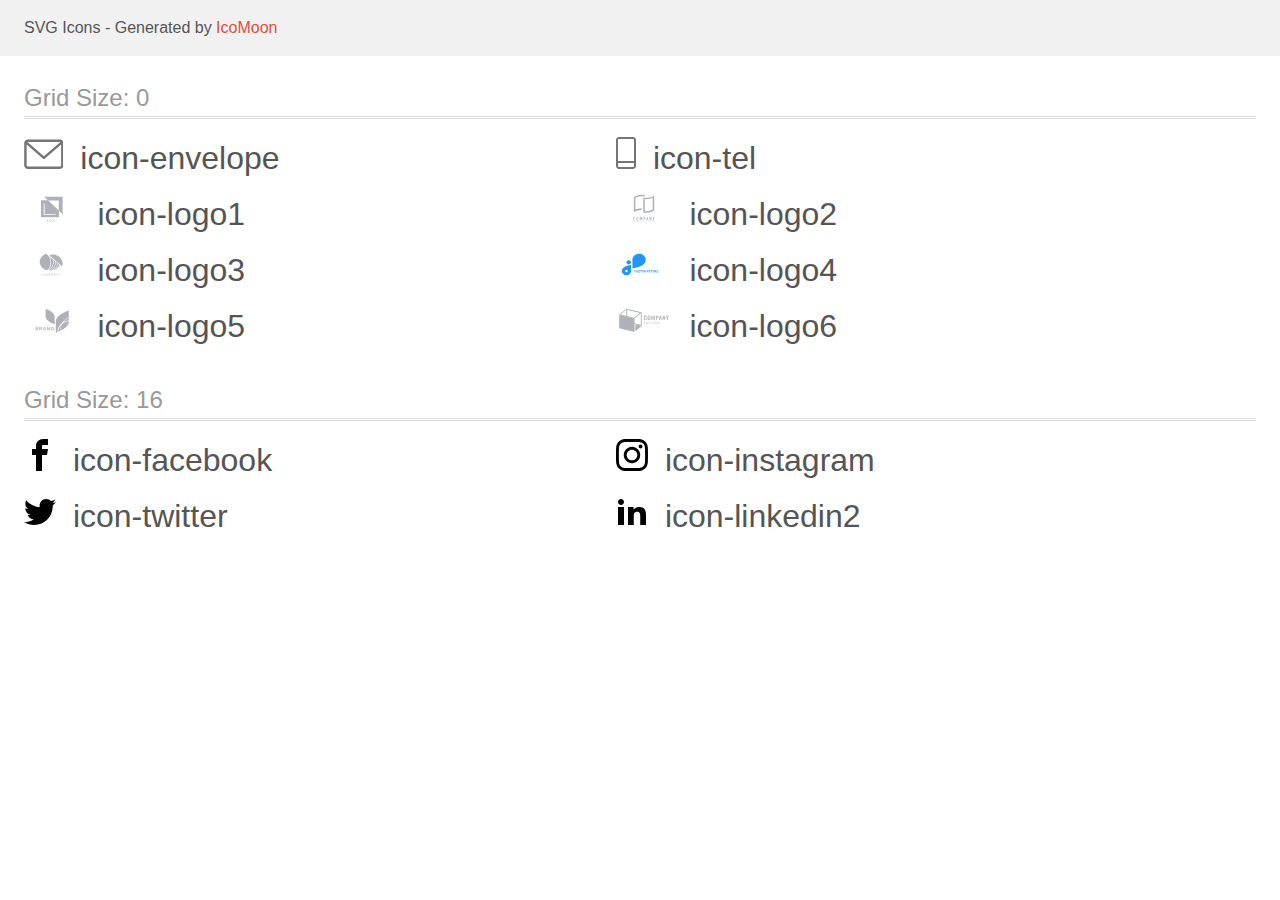
<file: images/contacticons/demo.html>
<!doctype html>
<html>
<head>
    <title>IcoMoon - SVG Icons</title>
    <meta charset="utf-8">
    <meta name="viewport" content="width=device-width, initial-scale=1">
    <link rel="stylesheet" href="demo-files/demo.css">
    <link rel="stylesheet" href="style.css">
</head>
<body>
<svg aria-hidden="true" style="position: absolute; width: 0; height: 0; overflow: hidden;" version="1.1" xmlns="http://www.w3.org/2000/svg" xmlns:xlink="http://www.w3.org/1999/xlink">
<defs>
<symbol id="icon-envelope" viewBox="0 0 39 32">
<path fill="#757575" style="fill: var(--color1, #757575)" d="M35.692 2.433h-32c-2.036 0-3.692 1.656-3.692 3.691v22.146c0 2.035 1.656 3.691 3.692 3.691h32c2.036 0 3.692-1.656 3.692-3.691v-22.146c0-2.035-1.656-3.691-3.692-3.691zM35.692 4.894c0.167 0 0.326 0.035 0.472 0.095l-16.472 14.271-16.472-14.271c0.145-0.060 0.305-0.095 0.472-0.095h32zM35.692 29.501h-32c-0.679 0-1.231-0.551-1.231-1.23v-20.682l16.424 14.23c0.232 0.201 0.519 0.3 0.806 0.3s0.575-0.1 0.806-0.3l16.424-14.229v20.682c0 0.679-0.552 1.23-1.231 1.23z"></path>
</symbol>
<symbol id="icon-tel" viewBox="0 0 20 32">
<path fill="#757575" style="fill: var(--color1, #757575)" d="M17 0h-14c-1.654 0-3 1.346-3 3v26c0 1.654 1.346 3 3 3h14c1.654 0 3-1.346 3-3v-26c0-1.654-1.346-3-3-3zM3 2h14c0.552 0 1 0.448 1 1v21h-16v-21c0-0.552 0.448-1 1-1zM17 30h-14c-0.552 0-1-0.448-1-1v-3h16v3c0 0.552-0.448 1-1 1z"></path>
</symbol>
<symbol id="icon-logo1" viewBox="0 0 57 32">
<path fill="#afb1b8" style="fill: var(--color2, #afb1b8)" d="M20.267 3.733l3.738 3.538-6.938-0.004v17.166h18.133v-6.564l3.733 3.534v-17.671h-18.667zM35.036 17.455l-10.597-10.032h10.597v10.032zM31.746 21.923h-11.81v-11.545h0.835v10.764h10.975v0.782zM22.725 26.72l-0.436 0.898-0.436-0.898h-0.366l0.637 1.198v0.698h0.331v-0.698l0.635-1.198h-0.365zM23.273 28.615l0.154-0.441h0.734l0.155 0.441h0.344l-0.717-1.896h-0.296l-0.716 1.896h0.342zM23.794 27.122l0.275 0.786h-0.549l0.275-0.786zM25.531 27.863c-0.048 0.073-0.072 0.153-0.072 0.241 0 0.16 0.056 0.29 0.168 0.389s0.263 0.148 0.451 0.148 0.349-0.051 0.484-0.152l0.107 0.126h0.367l-0.279-0.329c0.109-0.149 0.164-0.341 0.164-0.574h-0.275c0 0.128-0.026 0.243-0.079 0.348l-0.366-0.432 0.129-0.094c0.091-0.066 0.157-0.132 0.197-0.198s0.060-0.14 0.060-0.219c0-0.12-0.044-0.22-0.133-0.301s-0.201-0.122-0.339-0.122c-0.153 0-0.274 0.043-0.365 0.13s-0.135 0.203-0.135 0.352c0 0.061 0.014 0.124 0.043 0.189s0.081 0.144 0.155 0.237c-0.141 0.101-0.235 0.188-0.283 0.262zM26.386 28.282c-0.093 0.071-0.193 0.107-0.299 0.107-0.095 0-0.17-0.027-0.227-0.082s-0.085-0.126-0.085-0.214c0-0.102 0.052-0.192 0.156-0.271l0.040-0.029 0.414 0.488zM26.046 27.442c-0.089-0.11-0.134-0.202-0.134-0.275 0-0.063 0.018-0.116 0.055-0.158s0.085-0.063 0.147-0.063c0.057 0 0.105 0.018 0.142 0.053s0.056 0.077 0.056 0.126c0 0.075-0.027 0.136-0.081 0.184l-0.040 0.033-0.145 0.099zM29.132 28.472c0.13-0.114 0.205-0.272 0.224-0.474h-0.328c-0.017 0.135-0.059 0.232-0.124 0.29s-0.162 0.087-0.292 0.087c-0.142 0-0.249-0.054-0.323-0.161s-0.109-0.264-0.109-0.469v-0.168c0.002-0.202 0.041-0.355 0.117-0.46s0.188-0.158 0.331-0.158c0.123 0 0.217 0.030 0.28 0.091s0.104 0.158 0.12 0.294h0.328c-0.021-0.207-0.095-0.368-0.223-0.482s-0.296-0.171-0.505-0.171c-0.155 0-0.293 0.037-0.411 0.111s-0.209 0.179-0.272 0.315c-0.063 0.136-0.095 0.294-0.095 0.473v0.177c0.003 0.174 0.035 0.328 0.098 0.46s0.151 0.234 0.266 0.306c0.115 0.071 0.249 0.107 0.4 0.107 0.216 0 0.389-0.056 0.52-0.169zM31.068 28.206c0.064-0.141 0.096-0.304 0.096-0.49v-0.105c-0.001-0.185-0.034-0.347-0.099-0.486s-0.158-0.247-0.277-0.32c-0.119-0.075-0.256-0.112-0.41-0.112s-0.292 0.038-0.411 0.113c-0.119 0.075-0.211 0.183-0.277 0.324s-0.098 0.305-0.098 0.49v0.107c0.001 0.181 0.034 0.342 0.099 0.48s0.159 0.246 0.279 0.322c0.121 0.075 0.258 0.112 0.411 0.112 0.155 0 0.293-0.037 0.411-0.112s0.212-0.183 0.276-0.323zM30.716 27.135c0.080 0.112 0.12 0.273 0.12 0.483v0.099c0 0.214-0.040 0.376-0.119 0.487s-0.19 0.167-0.336 0.167c-0.144 0-0.257-0.057-0.339-0.171s-0.121-0.275-0.121-0.483v-0.109c0.002-0.204 0.043-0.362 0.122-0.473s0.192-0.168 0.335-0.168c0.146 0 0.258 0.056 0.337 0.168z"></path>
</symbol>
<symbol id="icon-logo2" viewBox="0 0 57 32">
<path fill="#afb1b8" style="fill: var(--color2, #afb1b8)" d="M26.727 3.165h-0.073c-0.112-0.007-0.224-0.010-0.336-0.012v0h-0.243c-0.212 0-0.428 0.005-0.642 0.016-0.016-0.001-0.032-0.001-0.049 0-1.944 0.11-3.848 0.596-5.609 1.431l-0.231 0.111v11.809l0.54-0.183c0.474-0.163 0.978-0.309 1.5-0.445 1.411-0.362 2.861-0.555 4.317-0.574v1.551c-0.193 0.001-0.38 0.007-0.568 0.016h-0.045c-1.121 0.061-2.233 0.232-3.322 0.51-1.378 0.345-2.708 0.863-3.957 1.542v-15.145c1.298-0.757 2.695-1.325 4.151-1.688 1.278-0.33 2.593-0.5 3.913-0.504h0.228c0.273 0.007 0.538 0.019 0.788 0.038 0.658 0.046 1.31 0.15 1.95 0.311v1.527c-0.621-0.145-1.253-0.24-1.889-0.285-0.013-0.001-0.026-0.002-0.039-0.003-0.132-0.011-0.263-0.022-0.386-0.022zM29.415 4.726c0.339 0.026 0.689 0.038 1.044 0.038 1.388-0.005 2.769-0.182 4.114-0.528 1.378-0.346 2.706-0.865 3.956-1.543v14.875c-1.298 0.756-2.696 1.325-4.153 1.688-1.279 0.329-2.593 0.498-3.913 0.503-1 0.008-1.997-0.11-2.968-0.35v-14.971c0.229 0.053 0.465 0.102 0.706 0.142 0.394 0.066 0.81 0.115 1.214 0.145zM36.985 4.841l-0.54 0.182c-0.497 0.167-0.997 0.316-1.5 0.449-1.465 0.377-2.971 0.57-4.483 0.575-0.352 0-0.676-0.010-0.989-0.030l-0.43-0.028v12.148l0.37 0.033c0.343 0.030 0.696 0.045 1.052 0.045 1.191-0.005 2.377-0.159 3.531-0.457 0.95-0.238 1.874-0.57 2.759-0.991l0.231-0.111v-11.813z"></path>
<path fill="#afb1b8" style="fill: var(--color2, #afb1b8)" d="M19.060 24.113c-0.078-0.080-0.171-0.144-0.274-0.186s-0.214-0.061-0.326-0.057c-0.119-0.002-0.237 0.021-0.347 0.065-0.101 0.040-0.193 0.101-0.27 0.178s-0.135 0.17-0.174 0.271c-0.042 0.107-0.063 0.22-0.062 0.335v2.023c-0.005 0.143 0.022 0.284 0.080 0.415 0.048 0.104 0.117 0.196 0.202 0.271 0.081 0.068 0.176 0.117 0.278 0.144 0.098 0.028 0.2 0.042 0.302 0.042 0.113 0.001 0.224-0.023 0.326-0.070 0.101-0.044 0.193-0.108 0.27-0.187 0.075-0.079 0.135-0.171 0.177-0.271 0.043-0.102 0.065-0.212 0.065-0.323v-0.226h-0.529v0.18c0.002 0.062-0.009 0.123-0.031 0.18-0.017 0.043-0.043 0.082-0.077 0.114-0.033 0.026-0.070 0.046-0.111 0.058-0.036 0.012-0.073 0.018-0.111 0.019-0.047 0.006-0.095-0.002-0.139-0.021s-0.081-0.049-0.11-0.088c-0.050-0.081-0.074-0.176-0.070-0.271v-1.887c-0.003-0.105 0.019-0.208 0.065-0.302 0.027-0.043 0.066-0.077 0.112-0.098s0.097-0.030 0.147-0.024c0.046-0.002 0.091 0.008 0.132 0.028s0.077 0.049 0.104 0.086c0.059 0.078 0.090 0.173 0.088 0.271v0.175h0.524v-0.206c0.001-0.121-0.021-0.241-0.065-0.354-0.039-0.106-0.099-0.203-0.177-0.285z"></path>
<path fill="#afb1b8" style="fill: var(--color2, #afb1b8)" d="M22.202 24.090c-0.169-0.142-0.381-0.221-0.602-0.222-0.108 0-0.215 0.020-0.316 0.057-0.103 0.037-0.198 0.093-0.279 0.165-0.088 0.079-0.158 0.175-0.205 0.283-0.053 0.124-0.079 0.257-0.077 0.392v1.941c-0.004 0.137 0.023 0.272 0.077 0.397 0.048 0.104 0.118 0.197 0.205 0.271 0.081 0.075 0.176 0.133 0.279 0.171 0.101 0.037 0.208 0.056 0.316 0.057s0.215-0.020 0.316-0.057c0.105-0.038 0.202-0.096 0.286-0.171 0.084-0.076 0.152-0.168 0.2-0.271 0.054-0.125 0.081-0.261 0.077-0.397v-1.941c0.003-0.135-0.024-0.268-0.077-0.392-0.047-0.107-0.115-0.203-0.2-0.283zM21.955 26.706c0.004 0.052-0.003 0.104-0.021 0.152s-0.047 0.092-0.084 0.128c-0.070 0.059-0.158 0.091-0.249 0.091s-0.179-0.032-0.249-0.091c-0.037-0.036-0.066-0.080-0.084-0.128s-0.025-0.101-0.021-0.152v-1.941c-0.004-0.052 0.003-0.104 0.021-0.152s0.047-0.092 0.084-0.128c0.070-0.059 0.158-0.091 0.249-0.091s0.179 0.032 0.249 0.091c0.037 0.036 0.066 0.080 0.084 0.128s0.025 0.101 0.021 0.152v1.941z"></path>
<path fill="#afb1b8" style="fill: var(--color2, #afb1b8)" d="M26.329 27.573v-3.674h-0.509l-0.668 1.945h-0.009l-0.673-1.945h-0.503v3.674h0.525v-2.235h0.009l0.514 1.58h0.262l0.518-1.58h0.009v2.235h0.525z"></path>
<path fill="#afb1b8" style="fill: var(--color2, #afb1b8)" d="M29.311 24.157c-0.081-0.091-0.183-0.16-0.297-0.201-0.123-0.040-0.251-0.059-0.38-0.057h-0.78v3.674h0.523v-1.435h0.27c0.163 0.007 0.326-0.027 0.472-0.1 0.119-0.066 0.218-0.163 0.287-0.281 0.061-0.098 0.101-0.206 0.12-0.32 0.021-0.138 0.030-0.278 0.028-0.418 0.005-0.176-0.012-0.353-0.051-0.525-0.035-0.127-0.101-0.243-0.193-0.338zM29.041 25.277c-0.002 0.067-0.019 0.132-0.049 0.191-0.030 0.056-0.077 0.102-0.135 0.129-0.078 0.035-0.162 0.050-0.247 0.046h-0.239v-1.249h0.27c0.081-0.004 0.162 0.012 0.236 0.046 0.054 0.031 0.097 0.079 0.123 0.136 0.029 0.065 0.044 0.134 0.046 0.205 0 0.077 0 0.159 0 0.244s0.005 0.174 0 0.252h-0.005z"></path>
<path fill="#afb1b8" style="fill: var(--color2, #afb1b8)" d="M31.791 23.899h-0.429l-0.809 3.674h0.523l0.154-0.789h0.714l0.154 0.789h0.524l-0.83-3.674zM31.308 26.283l0.258-1.332h0.009l0.256 1.332h-0.524z"></path>
<path fill="#afb1b8" style="fill: var(--color2, #afb1b8)" d="M35.173 26.112h-0.009l-0.791-2.213h-0.503v3.674h0.523v-2.209h0.011l0.8 2.209h0.492v-3.674h-0.523v2.213z"></path>
<path fill="#afb1b8" style="fill: var(--color2, #afb1b8)" d="M38.372 23.899l-0.421 1.461h-0.011l-0.421-1.461h-0.554l0.719 2.121v1.553h0.524v-1.553l0.719-2.121h-0.554z"></path>
<path fill="#afb1b8" style="fill: var(--color2, #afb1b8)" d="M17.6 28.61h0.252v0.708h0.171v-0.708h0.251v-0.145h-0.675v0.145z"></path>
<path fill="#afb1b8" style="fill: var(--color2, #afb1b8)" d="M19.721 28.465l-0.331 0.853h0.182l0.070-0.194h0.34l0.073 0.194h0.186l-0.339-0.853h-0.182zM19.694 28.981l0.116-0.316 0.116 0.316h-0.232z"></path>
<path fill="#afb1b8" style="fill: var(--color2, #afb1b8)" d="M21.818 29.004h0.197v0.11c-0.058 0.046-0.129 0.071-0.202 0.072-0.034 0.002-0.069-0.004-0.1-0.019s-0.059-0.036-0.081-0.063c-0.045-0.065-0.068-0.143-0.063-0.222 0-0.19 0.082-0.285 0.246-0.285 0.043-0.004 0.086 0.007 0.121 0.032s0.061 0.062 0.072 0.104l0.169-0.033c-0.036-0.167-0.156-0.251-0.362-0.251-0.11-0.003-0.216 0.036-0.298 0.11-0.043 0.042-0.076 0.094-0.097 0.15s-0.030 0.117-0.025 0.178c-0.005 0.117 0.034 0.231 0.109 0.32 0.042 0.043 0.092 0.077 0.148 0.098s0.116 0.031 0.176 0.027c0.134 0.004 0.263-0.045 0.362-0.136v-0.336h-0.37v0.144z"></path>
<path fill="#afb1b8" style="fill: var(--color2, #afb1b8)" d="M23.959 28.465h-0.173v0.853h0.598v-0.145h-0.425v-0.708z"></path>
<path fill="#afb1b8" style="fill: var(--color2, #afb1b8)" d="M25.769 28.465h-0.173v0.853h0.173v-0.853z"></path>
<path fill="#afb1b8" style="fill: var(--color2, #afb1b8)" d="M27.539 29.035l-0.349-0.57h-0.167v0.853h0.161v-0.557l0.343 0.557h0.171v-0.853h-0.158v0.57z"></path>
<path fill="#afb1b8" style="fill: var(--color2, #afb1b8)" d="M29.14 28.943h0.425v-0.145h-0.425v-0.187h0.457v-0.145h-0.63v0.853h0.648v-0.145h-0.475v-0.231z"></path>
<path fill="#afb1b8" style="fill: var(--color2, #afb1b8)" d="M33.020 28.802h-0.336v-0.336h-0.171v0.853h0.171v-0.373h0.336v0.373h0.171v-0.853h-0.171v0.336z"></path>
<path fill="#afb1b8" style="fill: var(--color2, #afb1b8)" d="M34.629 28.943h0.426v-0.145h-0.426v-0.187h0.459v-0.145h-0.63v0.853h0.646v-0.145h-0.475v-0.231z"></path>
<path fill="#afb1b8" style="fill: var(--color2, #afb1b8)" d="M36.812 28.943c0.148-0.023 0.224-0.102 0.224-0.237 0.004-0.036-0.001-0.073-0.016-0.106s-0.038-0.062-0.068-0.083c-0.077-0.039-0.163-0.056-0.25-0.050h-0.362v0.853h0.171v-0.357h0.034c0.037-0.002 0.073 0.004 0.107 0.019 0.025 0.015 0.046 0.037 0.061 0.062l0.186 0.271h0.205l-0.104-0.167c-0.046-0.082-0.111-0.153-0.189-0.205zM36.64 28.825h-0.127v-0.214h0.135c0.059-0.005 0.118 0.002 0.174 0.020 0.012 0.011 0.022 0.025 0.029 0.040s0.009 0.032 0.009 0.049c-0.001 0.017-0.005 0.033-0.013 0.048s-0.019 0.027-0.032 0.037c-0.056 0.017-0.115 0.024-0.174 0.020z"></path>
<path fill="#afb1b8" style="fill: var(--color2, #afb1b8)" d="M38.458 28.943h0.425v-0.145h-0.425v-0.187h0.459v-0.145h-0.631v0.853h0.648v-0.145h-0.475v-0.231z"></path>
</symbol>
<symbol id="icon-logo3" viewBox="0 0 57 32">
<path fill="#afb1b8" style="fill: var(--color2, #afb1b8)" d="M19.417 26.187c0.008 0 0.017 0.002 0.025 0.005s0.015 0.007 0.020 0.013l0.116 0.111c-0.090 0.090-0.202 0.162-0.327 0.211-0.147 0.053-0.305 0.079-0.464 0.076-0.149 0.003-0.298-0.021-0.436-0.071-0.125-0.045-0.237-0.113-0.329-0.2-0.094-0.089-0.166-0.194-0.212-0.308-0.051-0.127-0.076-0.261-0.074-0.396-0.002-0.135 0.025-0.27 0.080-0.397 0.051-0.115 0.127-0.22 0.225-0.308 0.099-0.087 0.218-0.155 0.349-0.201 0.143-0.048 0.296-0.072 0.449-0.071 0.143-0.003 0.285 0.019 0.417 0.064 0.115 0.043 0.221 0.104 0.313 0.178l-0.097 0.119c-0.007 0.008-0.015 0.016-0.025 0.021-0.011 0.007-0.025 0.010-0.039 0.009-0.015-0.001-0.030-0.005-0.042-0.013l-0.052-0.032-0.073-0.040c-0.031-0.015-0.064-0.028-0.097-0.039-0.043-0.013-0.087-0.024-0.132-0.032-0.057-0.009-0.115-0.013-0.173-0.013-0.111-0.001-0.22 0.017-0.323 0.053-0.096 0.034-0.182 0.084-0.253 0.149-0.073 0.069-0.128 0.15-0.164 0.238-0.041 0.101-0.061 0.207-0.060 0.313-0.002 0.108 0.018 0.216 0.060 0.318 0.035 0.087 0.090 0.167 0.161 0.236 0.067 0.064 0.149 0.114 0.241 0.147 0.095 0.034 0.197 0.051 0.3 0.050 0.059 0.001 0.119-0.003 0.177-0.010 0.096-0.010 0.188-0.039 0.269-0.085 0.041-0.023 0.079-0.049 0.115-0.078 0.015-0.012 0.035-0.020 0.055-0.020z"></path>
<path fill="#afb1b8" style="fill: var(--color2, #afb1b8)" d="M22.776 25.629c0.002 0.134-0.025 0.267-0.078 0.393-0.047 0.114-0.122 0.218-0.219 0.305s-0.214 0.155-0.344 0.2c-0.285 0.094-0.599 0.094-0.884 0-0.129-0.046-0.245-0.114-0.342-0.201-0.097-0.089-0.172-0.194-0.221-0.308-0.105-0.255-0.105-0.533 0-0.787 0.050-0.115 0.125-0.22 0.221-0.31 0.097-0.084 0.214-0.15 0.342-0.193 0.284-0.096 0.6-0.096 0.884 0 0.129 0.046 0.246 0.114 0.343 0.201 0.096 0.088 0.17 0.191 0.22 0.304 0.054 0.127 0.080 0.261 0.078 0.395zM22.47 25.629c0.002-0.107-0.016-0.214-0.055-0.316-0.033-0.087-0.086-0.168-0.156-0.236-0.068-0.065-0.152-0.116-0.246-0.149-0.207-0.069-0.436-0.069-0.643 0-0.094 0.033-0.178 0.084-0.246 0.149-0.071 0.068-0.125 0.149-0.157 0.236-0.074 0.206-0.074 0.426 0 0.632 0.033 0.087 0.086 0.168 0.157 0.236 0.068 0.065 0.152 0.115 0.246 0.148 0.207 0.067 0.435 0.067 0.643 0 0.094-0.033 0.177-0.083 0.246-0.148 0.070-0.069 0.123-0.149 0.156-0.236 0.039-0.102 0.058-0.209 0.055-0.316z"></path>
<path fill="#afb1b8" style="fill: var(--color2, #afb1b8)" d="M25.067 25.96l0.031 0.071c0.012-0.025 0.022-0.048 0.033-0.071 0.011-0.024 0.024-0.047 0.038-0.070l0.743-1.174c0.015-0.020 0.028-0.033 0.042-0.037 0.020-0.005 0.040-0.007 0.061-0.006h0.22v1.909h-0.26v-1.404c0-0.018 0-0.038 0-0.059-0.001-0.022-0.001-0.044 0-0.066l-0.747 1.19c-0.009 0.018-0.025 0.033-0.044 0.043s-0.041 0.016-0.064 0.016h-0.042c-0.023 0-0.045-0.005-0.064-0.016s-0.034-0.026-0.044-0.044l-0.769-1.198c0 0.023 0 0.045 0 0.068s0 0.043 0 0.061v1.404h-0.252v-1.905h0.22c0.021-0.001 0.041 0.001 0.061 0.006 0.018 0.008 0.032 0.021 0.041 0.037l0.759 1.175c0.015 0.022 0.028 0.045 0.038 0.068z"></path>
<path fill="#afb1b8" style="fill: var(--color2, #afb1b8)" d="M27.864 25.865v0.715h-0.291v-1.906h0.649c0.122-0.002 0.244 0.012 0.362 0.042 0.094 0.023 0.181 0.064 0.256 0.119 0.065 0.052 0.114 0.116 0.145 0.187 0.034 0.078 0.051 0.161 0.049 0.244 0.001 0.084-0.017 0.167-0.054 0.244-0.035 0.073-0.089 0.138-0.157 0.191-0.075 0.057-0.162 0.1-0.257 0.126-0.113 0.031-0.232 0.046-0.35 0.044l-0.352-0.005zM27.864 25.66h0.352c0.076 0.001 0.153-0.009 0.225-0.029 0.060-0.018 0.115-0.046 0.163-0.082 0.044-0.035 0.078-0.078 0.099-0.126 0.024-0.051 0.036-0.105 0.035-0.16 0.003-0.053-0.007-0.106-0.029-0.155s-0.057-0.094-0.102-0.13c-0.111-0.075-0.251-0.112-0.391-0.102h-0.352v0.786z"></path>
<path fill="#afb1b8" style="fill: var(--color2, #afb1b8)" d="M31.772 26.583h-0.23c-0.023 0.001-0.046-0.005-0.064-0.018-0.016-0.012-0.029-0.027-0.038-0.044l-0.198-0.461h-0.993l-0.205 0.461c-0.008 0.017-0.020 0.032-0.036 0.043-0.018 0.013-0.042 0.020-0.065 0.019h-0.23l0.872-1.909h0.302l0.884 1.909zM30.333 25.874h0.82l-0.346-0.777c-0.026-0.058-0.048-0.118-0.065-0.179l-0.033 0.1c-0.010 0.030-0.022 0.058-0.032 0.081l-0.343 0.776z"></path>
<path fill="#afb1b8" style="fill: var(--color2, #afb1b8)" d="M33.029 24.682c0.017 0.008 0.032 0.020 0.044 0.034l1.272 1.439c0-0.023 0-0.046 0-0.067s0-0.043 0-0.063v-1.352h0.26v1.909h-0.145c-0.021 0.001-0.041-0.003-0.060-0.011-0.018-0.009-0.034-0.021-0.047-0.035l-1.271-1.438c0.001 0.022 0.001 0.044 0 0.066 0 0.021 0 0.040 0 0.058v1.361h-0.26v-1.909h0.154c0.018-0 0.036 0.003 0.052 0.009z"></path>
<path fill="#afb1b8" style="fill: var(--color2, #afb1b8)" d="M36.748 25.823v0.758h-0.291v-0.758l-0.804-1.15h0.26c0.022-0.001 0.045 0.005 0.063 0.016 0.016 0.012 0.029 0.027 0.039 0.043l0.503 0.742c0.020 0.032 0.038 0.061 0.052 0.088s0.026 0.054 0.036 0.081l0.038-0.082c0.014-0.030 0.031-0.059 0.049-0.087l0.496-0.747c0.010-0.015 0.023-0.029 0.038-0.040 0.017-0.013 0.040-0.020 0.063-0.019h0.263l-0.806 1.155z"></path>
<path fill="#afb1b8" style="fill: var(--color2, #afb1b8)" d="M24.923 21.47c0.127 0.014 0.255 0.025 0.384 0.035 1.962-0.763 3.622-2.011 4.772-3.588s1.74-3.415 1.695-5.282l-2.162-1.879c0.44 1.988 0.234 4.043-0.594 5.935s-2.246 3.547-4.094 4.779z"></path>
<path fill="#afb1b8" style="fill: var(--color2, #afb1b8)" d="M24.151 21.383l0.058 0.010c1.975-1.228 3.481-2.942 4.323-4.921s0.981-4.133 0.399-6.181l-3.080-2.676c1.246 2.2 1.747 4.661 1.446 7.098s-1.393 4.75-3.147 6.67z"></path>
<path fill="#afb1b8" style="fill: var(--color2, #afb1b8)" d="M34.596 14.841c-0.523 2.052-1.794 3.902-3.624 5.276-0.534 0.404-1.111 0.763-1.722 1.074 1.49-0.38 2.859-1.053 4.003-1.966s2.030-2.042 2.592-3.3l-1.249-1.084z"></path>
<path fill="#afb1b8" style="fill: var(--color2, #afb1b8)" d="M34.106 14.539l-1.778-1.545c-0.034 1.762-0.61 3.483-1.669 4.986s-2.562 2.731-4.352 3.559h0.009c0.399-0 0.798-0.021 1.194-0.062 1.673-0.593 3.151-1.538 4.303-2.748s1.94-2.65 2.295-4.189z"></path>
<path fill="#afb1b8" style="fill: var(--color2, #afb1b8)" d="M24.409 6.486l-2.122-1.846c-1.897 0.637-3.528 1.756-4.68 3.212s-1.772 3.179-1.778 4.946v0c0.007 1.952 0.763 3.846 2.149 5.383s3.322 2.628 5.501 3.101c1.946-2.060 3.085-4.605 3.252-7.266s-0.647-5.299-2.323-7.53z"></path>
<path fill="#afb1b8" style="fill: var(--color2, #afb1b8)" d="M39.008 14.255c-0.008-2.316-1.070-4.535-2.955-6.173s-4.439-2.561-7.105-2.567c-1.232-0.001-2.453 0.196-3.602 0.582l12.99 11.286c0.445-0.998 0.673-2.058 0.672-3.128z"></path>
</symbol>
<symbol id="icon-logo4" viewBox="0 0 57 32">
<path fill="#2196f3" style="fill: var(--color3, #2196f3)" d="M12.878 11.255h-0.002c-1.279 0-2.316 0.921-2.316 2.058v0.001c0 1.137 1.037 2.058 2.316 2.058h0.002c1.279 0 2.316-0.921 2.316-2.058v-0.001c0-1.137-1.037-2.058-2.316-2.058z"></path>
<path fill="#2196f3" style="fill: var(--color3, #2196f3)" d="M29.971 10.597c-0.004-1.579-0.711-3.092-1.967-4.208s-2.958-1.745-4.735-1.749v0c-1.777 0.003-3.48 0.631-4.737 1.748s-1.964 2.63-1.968 4.209v8.706c0 0 13.405-1.327 13.406-8.704v-0.001z"></path>
<path fill="#2196f3" style="fill: var(--color3, #2196f3)" d="M5.867 22.16c0.003 1.098 0.496 2.151 1.369 2.928s2.058 1.215 3.294 1.218c1.236-0.003 2.42-0.441 3.294-1.217s1.366-1.829 1.37-2.927v-6.057c0 0-9.327 0.924-9.327 6.056zM10.53 23.245c-0.242 0-0.478-0.064-0.678-0.183s-0.357-0.289-0.45-0.487c-0.092-0.198-0.117-0.417-0.069-0.627s0.163-0.404 0.334-0.556c0.171-0.152 0.388-0.255 0.625-0.297s0.482-0.020 0.706 0.062c0.223 0.082 0.414 0.221 0.548 0.4s0.206 0.388 0.206 0.603c0.001 0.143-0.031 0.284-0.092 0.417s-0.151 0.252-0.264 0.354c-0.114 0.101-0.248 0.182-0.397 0.236s-0.308 0.083-0.468 0.083v-0.004z"></path>
<path fill="#2196f3" style="fill: var(--color3, #2196f3)" d="M19.956 22.647h-0.9v0.93h-0.469v-2.275h1.481v0.38h-1.012v0.587h0.9v0.378zM22.209 22.491c0 0.224-0.040 0.42-0.119 0.589s-0.193 0.299-0.341 0.391c-0.147 0.092-0.316 0.137-0.506 0.137-0.189 0-0.357-0.045-0.505-0.136s-0.262-0.22-0.344-0.388c-0.081-0.169-0.122-0.363-0.123-0.581v-0.113c0-0.224 0.040-0.421 0.12-0.591 0.081-0.171 0.195-0.302 0.342-0.392 0.148-0.092 0.317-0.137 0.506-0.137s0.358 0.046 0.505 0.137c0.148 0.091 0.262 0.221 0.342 0.392 0.081 0.17 0.122 0.366 0.122 0.589v0.102zM21.734 22.388c0-0.239-0.043-0.42-0.128-0.544s-0.207-0.186-0.366-0.186c-0.157 0-0.279 0.061-0.364 0.184-0.085 0.122-0.129 0.301-0.13 0.538v0.111c0 0.232 0.043 0.413 0.128 0.541s0.208 0.192 0.369 0.192c0.157 0 0.278-0.061 0.363-0.184 0.084-0.124 0.127-0.304 0.128-0.541v-0.111zM23.73 22.98c0-0.089-0.031-0.156-0.094-0.203-0.063-0.048-0.175-0.098-0.337-0.15-0.163-0.053-0.291-0.105-0.386-0.156-0.258-0.14-0.387-0.328-0.387-0.564 0-0.123 0.034-0.232 0.103-0.328 0.070-0.097 0.169-0.172 0.298-0.227 0.13-0.054 0.276-0.081 0.438-0.081 0.163 0 0.307 0.030 0.434 0.089 0.127 0.058 0.226 0.141 0.295 0.248s0.106 0.229 0.106 0.366h-0.469c0-0.104-0.033-0.185-0.098-0.242-0.066-0.058-0.158-0.088-0.277-0.088-0.115 0-0.204 0.024-0.267 0.073-0.064 0.048-0.095 0.111-0.095 0.191 0 0.074 0.037 0.136 0.111 0.186 0.075 0.050 0.185 0.097 0.33 0.141 0.267 0.080 0.461 0.18 0.583 0.298s0.183 0.267 0.183 0.444c0 0.197-0.075 0.352-0.223 0.464-0.149 0.111-0.349 0.167-0.602 0.167-0.175 0-0.334-0.032-0.478-0.095-0.144-0.065-0.254-0.153-0.33-0.264s-0.113-0.241-0.113-0.387h0.47c0 0.251 0.15 0.377 0.45 0.377 0.111 0 0.198-0.022 0.261-0.067 0.063-0.046 0.094-0.109 0.094-0.191zM26.231 21.682h-0.697v1.895h-0.469v-1.895h-0.687v-0.38h1.853v0.38zM27.869 22.591h-0.9v0.609h1.056v0.377h-1.525v-2.275h1.522v0.38h-1.053v0.542h0.9v0.367zM29.142 22.744h-0.373v0.833h-0.469v-2.275h0.845c0.269 0 0.476 0.060 0.622 0.18s0.219 0.289 0.219 0.508c0 0.155-0.034 0.285-0.102 0.389-0.067 0.103-0.168 0.185-0.305 0.247l0.492 0.93v0.022h-0.503l-0.427-0.833zM28.769 22.365h0.378c0.118 0 0.209-0.030 0.273-0.089s0.097-0.143 0.097-0.248c0-0.107-0.031-0.192-0.092-0.253-0.060-0.061-0.154-0.092-0.28-0.092h-0.377v0.683zM31.609 22.775v0.802h-0.469v-2.275h0.887c0.171 0 0.321 0.031 0.45 0.094s0.23 0.152 0.3 0.267c0.070 0.115 0.105 0.245 0.105 0.392 0 0.223-0.077 0.399-0.23 0.528-0.152 0.128-0.363 0.192-0.633 0.192h-0.411zM31.609 22.396h0.419c0.124 0 0.218-0.029 0.283-0.087 0.066-0.058 0.098-0.142 0.098-0.25 0-0.111-0.033-0.202-0.098-0.27s-0.156-0.104-0.272-0.106h-0.43v0.714zM34.575 22.591h-0.9v0.609h1.056v0.377h-1.525v-2.275h1.522v0.38h-1.053v0.542h0.9v0.367zM36.75 21.682h-0.697v1.895h-0.469v-1.895h-0.688v-0.38h1.853v0.38zM38.387 22.591h-0.9v0.609h1.056v0.377h-1.525v-2.275h1.522v0.38h-1.053v0.542h0.9v0.367zM39.661 22.744h-0.373v0.833h-0.469v-2.275h0.845c0.269 0 0.476 0.060 0.622 0.18s0.219 0.289 0.219 0.508c0 0.155-0.034 0.285-0.102 0.389-0.067 0.103-0.168 0.185-0.305 0.247l0.492 0.93v0.022h-0.503l-0.427-0.833zM39.287 22.365h0.378c0.118 0 0.209-0.030 0.273-0.089s0.097-0.143 0.097-0.248c0-0.107-0.031-0.192-0.092-0.253-0.060-0.061-0.154-0.092-0.28-0.092h-0.377v0.683zM42.042 22.98c0-0.089-0.031-0.156-0.094-0.203-0.063-0.048-0.175-0.098-0.337-0.15-0.163-0.053-0.291-0.105-0.386-0.156-0.258-0.14-0.388-0.328-0.388-0.564 0-0.123 0.034-0.232 0.103-0.328 0.070-0.097 0.169-0.172 0.298-0.227 0.13-0.054 0.276-0.081 0.438-0.081 0.163 0 0.307 0.030 0.434 0.089 0.127 0.058 0.226 0.141 0.295 0.248 0.071 0.107 0.106 0.229 0.106 0.366h-0.469c0-0.104-0.033-0.185-0.098-0.242-0.066-0.058-0.158-0.088-0.277-0.088-0.115 0-0.204 0.024-0.267 0.073-0.064 0.048-0.095 0.111-0.095 0.191 0 0.074 0.037 0.136 0.111 0.186 0.075 0.050 0.185 0.097 0.33 0.141 0.267 0.080 0.461 0.18 0.583 0.298s0.183 0.267 0.183 0.444c0 0.197-0.074 0.352-0.223 0.464-0.149 0.111-0.349 0.167-0.602 0.167-0.175 0-0.334-0.032-0.478-0.095-0.144-0.065-0.254-0.153-0.33-0.264-0.075-0.111-0.112-0.241-0.112-0.387h0.47c0 0.251 0.15 0.377 0.45 0.377 0.111 0 0.198-0.022 0.261-0.067 0.063-0.046 0.094-0.109 0.094-0.191z"></path>
</symbol>
<symbol id="icon-logo5" viewBox="0 0 57 32">
<path fill="#afb1b8" style="fill: var(--color2, #afb1b8)" d="M14.27 23.859c0.13 0.147 0.199 0.332 0.196 0.521 0.007 0.124-0.017 0.247-0.070 0.361s-0.132 0.216-0.233 0.297c-0.252 0.175-0.565 0.26-0.881 0.24h-1.549v-3.302h1.517c0.299-0.018 0.596 0.059 0.84 0.219 0.098 0.075 0.176 0.17 0.227 0.277s0.074 0.224 0.068 0.341c0.009 0.182-0.054 0.361-0.176 0.505-0.118 0.131-0.28 0.222-0.462 0.258 0.205 0.034 0.391 0.134 0.523 0.282zM12.454 23.36h0.648c0.147 0.010 0.294-0.029 0.412-0.11 0.049-0.040 0.087-0.090 0.111-0.146s0.034-0.116 0.028-0.176c0.005-0.060-0.005-0.12-0.029-0.175s-0.061-0.106-0.108-0.147c-0.122-0.083-0.273-0.123-0.425-0.111h-0.638v0.866zM13.578 24.627c0.052-0.041 0.093-0.093 0.12-0.151s0.038-0.121 0.034-0.184c0.004-0.064-0.008-0.127-0.035-0.186s-0.069-0.111-0.121-0.153c-0.127-0.086-0.283-0.128-0.44-0.119h-0.68v0.908h0.689c0.155 0.008 0.309-0.032 0.435-0.115z"></path>
<path fill="#afb1b8" style="fill: var(--color2, #afb1b8)" d="M17.371 25.278l-0.844-1.291h-0.317v1.291h-0.726v-3.302h1.374c0.346-0.022 0.689 0.078 0.957 0.281 0.192 0.179 0.308 0.415 0.327 0.666s-0.061 0.499-0.224 0.7c-0.17 0.178-0.401 0.296-0.655 0.336l0.898 1.32h-0.789zM16.21 23.538h0.594c0.412 0 0.618-0.167 0.618-0.5 0.004-0.068-0.007-0.136-0.033-0.2s-0.066-0.122-0.118-0.171c-0.13-0.099-0.298-0.147-0.467-0.134h-0.601l0.007 1.005z"></path>
<path fill="#afb1b8" style="fill: var(--color2, #afb1b8)" d="M21.339 24.614h-1.446l-0.255 0.665h-0.761l1.328-3.265h0.823l1.323 3.265h-0.761l-0.25-0.665zM21.145 24.114l-0.529-1.394-0.529 1.394h1.057z"></path>
<path fill="#afb1b8" style="fill: var(--color2, #afb1b8)" d="M26.305 25.278h-0.721l-1.616-2.245v2.245h-0.719v-3.302h0.719l1.616 2.258v-2.258h0.721v3.302z"></path>
<path fill="#afb1b8" style="fill: var(--color2, #afb1b8)" d="M30.417 24.488c-0.149 0.249-0.376 0.452-0.652 0.582-0.314 0.145-0.662 0.217-1.013 0.208h-1.283v-3.302h1.283c0.351-0.008 0.698 0.061 1.013 0.203 0.276 0.127 0.503 0.328 0.652 0.576 0.148 0.269 0.226 0.565 0.226 0.866s-0.077 0.598-0.226 0.866zM29.593 24.409c0.206-0.219 0.319-0.499 0.319-0.788s-0.113-0.569-0.319-0.788c-0.249-0.199-0.573-0.3-0.902-0.281h-0.5v2.137h0.5c0.329 0.019 0.654-0.082 0.902-0.281z"></path>
<path fill="#afb1b8" style="fill: var(--color2, #afb1b8)" d="M21.79 3.609c0 0 9.301 3.215 9.103 7.867v7.869c0 0-9.294-3.217-9.1-7.869l-0.004-7.867z"></path>
<path fill="#afb1b8" style="fill: var(--color2, #afb1b8)" d="M39.179 17.503c1.757-1.107 3.788-1.792 5.909-1.994v-2.463c-2.444 0.862-4.517 2.426-5.909 4.457z"></path>
<path fill="#afb1b8" style="fill: var(--color2, #afb1b8)" d="M38.124 18.245c1.438-2.651 3.93-4.696 6.964-5.715v-7.098c0 0-13.245 4.58-12.965 11.205v11.203c0 0 0.59-0.205 1.519-0.589 0-0.358 0-0.719 0.042-1.082 0.274-3.076 1.871-5.926 4.44-7.924z"></path>
<path fill="#afb1b8" style="fill: var(--color2, #afb1b8)" d="M36.864 22.407c0.070-0.777 0.225-1.546 0.463-2.294-1.599 1.725-2.568 3.866-2.77 6.122-0.019 0.213-0.030 0.426-0.035 0.645 0.752-0.331 1.628-0.744 2.548-1.229-0.235-1.067-0.304-2.159-0.206-3.244z"></path>
<path fill="#afb1b8" style="fill: var(--color2, #afb1b8)" d="M37.391 22.447c-0.088 0.982-0.033 1.969 0.164 2.938 3.619-1.983 7.685-5.046 7.528-8.748v-0.323c-2.585 0.265-5.004 1.3-6.885 2.946-0.44 1.020-0.712 2.094-0.807 3.188z"></path>
</symbol>
<symbol id="icon-logo6" viewBox="0 0 57 32">
<path fill="#afb1b8" style="fill: var(--color2, #afb1b8)" d="M28.493 14.618c-0.236-0.315-0.349-0.686-0.323-1.061v-1.538c0-0.471 0.107-0.83 0.321-1.075s0.581-0.367 1.102-0.366c0.489 0 0.836 0.104 1.042 0.313 0.224 0.266 0.333 0.592 0.308 0.92v0.361h-0.875v-0.366c0.003-0.12-0.005-0.24-0.025-0.358-0.013-0.081-0.057-0.156-0.125-0.213-0.090-0.061-0.203-0.091-0.317-0.083-0.12-0.008-0.239 0.024-0.333 0.088-0.076 0.063-0.127 0.145-0.145 0.235-0.025 0.126-0.037 0.253-0.034 0.38v1.866c-0.014 0.18 0.025 0.36 0.112 0.524 0.044 0.055 0.104 0.099 0.175 0.127s0.149 0.038 0.226 0.029c0.112 0.008 0.223-0.022 0.31-0.084 0.071-0.061 0.117-0.141 0.13-0.227 0.020-0.124 0.030-0.249 0.027-0.374v-0.379h0.875v0.346c0.025 0.342-0.082 0.682-0.303 0.967-0.201 0.228-0.544 0.343-1.047 0.343s-0.884-0.122-1.1-0.375z"></path>
<path fill="#afb1b8" style="fill: var(--color2, #afb1b8)" d="M32.137 14.633c-0.221-0.239-0.332-0.588-0.332-1.050v-1.617c0-0.457 0.11-0.802 0.332-1.037s0.591-0.351 1.109-0.35c0.515 0 0.882 0.117 1.103 0.35 0.221 0.235 0.333 0.58 0.333 1.037v1.617c0 0.457-0.112 0.807-0.337 1.048s-0.591 0.361-1.1 0.361c-0.509 0-0.886-0.122-1.109-0.36zM33.654 14.245c0.079-0.15 0.115-0.314 0.105-0.479v-1.98c0.010-0.161-0.025-0.322-0.103-0.469-0.044-0.057-0.106-0.101-0.179-0.129s-0.152-0.037-0.231-0.027c-0.079-0.009-0.159 0-0.231 0.028s-0.135 0.072-0.18 0.129c-0.080 0.146-0.116 0.308-0.105 0.469v1.99c-0.011 0.165 0.025 0.329 0.105 0.479 0.051 0.050 0.114 0.091 0.185 0.119s0.147 0.042 0.225 0.042c0.078 0 0.154-0.014 0.225-0.042s0.134-0.068 0.185-0.119v-0.009z"></path>
<path fill="#afb1b8" style="fill: var(--color2, #afb1b8)" d="M35.735 10.626h0.942l0.708 2.984 0.725-2.984h0.917l0.092 4.308h-0.678l-0.072-2.994-0.699 2.994h-0.544l-0.725-3.005-0.067 3.005h-0.685l0.085-4.308z"></path>
<path fill="#afb1b8" style="fill: var(--color2, #afb1b8)" d="M40.176 10.626h1.468c0.846 0 1.268 0.408 1.268 1.223 0 0.781-0.445 1.171-1.335 1.17h-0.5v1.915h-0.906l0.005-4.308zM41.43 12.467c0.090 0.010 0.18 0.003 0.266-0.021s0.165-0.063 0.232-0.115c0.104-0.146 0.15-0.316 0.13-0.486 0.005-0.131-0.010-0.263-0.044-0.391-0.013-0.043-0.036-0.083-0.067-0.118s-0.070-0.065-0.114-0.087c-0.126-0.052-0.265-0.076-0.404-0.069h-0.352v1.287h0.352z"></path>
<path fill="#afb1b8" style="fill: var(--color2, #afb1b8)" d="M44.218 10.626h0.973l0.998 4.308h-0.844l-0.197-0.993h-0.868l-0.203 0.993h-0.857l0.998-4.308zM45.050 13.441l-0.339-1.808-0.339 1.808h0.678z"></path>
<path fill="#afb1b8" style="fill: var(--color2, #afb1b8)" d="M46.996 10.626h0.634l1.214 2.457v-2.457h0.752v4.308h-0.603l-1.221-2.565v2.565h-0.777l0.002-4.308z"></path>
<path fill="#afb1b8" style="fill: var(--color2, #afb1b8)" d="M51.357 13.291l-1.009-2.659h0.85l0.616 1.708 0.578-1.708h0.832l-0.997 2.659v1.642h-0.87v-1.642z"></path>
<path fill="#afb1b8" style="fill: var(--color2, #afb1b8)" d="M29.892 16.817v0.225h-0.739v1.75h-0.31v-1.75h-0.743v-0.225h1.792z"></path>
<path fill="#afb1b8" style="fill: var(--color2, #afb1b8)" d="M32.209 18.793h-0.239c-0.024 0.001-0.048-0.005-0.067-0.019-0.018-0.011-0.032-0.027-0.040-0.045l-0.214-0.469h-1.026l-0.214 0.469c-0.006 0.020-0.017 0.038-0.033 0.053-0.019 0.013-0.043 0.020-0.067 0.019h-0.239l0.906-1.976h0.315l0.917 1.968zM30.709 18.059h0.855l-0.362-0.804c-0.027-0.061-0.049-0.123-0.067-0.186-0.013 0.038-0.024 0.073-0.034 0.105l-0.033 0.083-0.359 0.802z"></path>
<path fill="#afb1b8" style="fill: var(--color2, #afb1b8)" d="M33.771 18.599c0.057 0.003 0.114 0.003 0.17 0 0.049-0.004 0.097-0.012 0.145-0.023 0.044-0.009 0.088-0.021 0.13-0.036 0.040-0.014 0.080-0.031 0.121-0.048v-0.444h-0.362c-0.009 0-0.018-0.001-0.026-0.003s-0.016-0.007-0.023-0.012c-0.006-0.004-0.011-0.010-0.014-0.016s-0.005-0.013-0.004-0.020v-0.152h0.703v0.757c-0.057 0.035-0.118 0.067-0.181 0.094-0.065 0.028-0.132 0.050-0.201 0.067-0.074 0.019-0.15 0.032-0.227 0.041-0.088 0.008-0.176 0.013-0.264 0.012-0.156 0.001-0.311-0.024-0.457-0.073-0.136-0.047-0.259-0.117-0.362-0.206-0.101-0.090-0.18-0.196-0.234-0.313-0.057-0.131-0.085-0.27-0.083-0.41-0.002-0.141 0.026-0.281 0.082-0.413 0.052-0.117 0.132-0.224 0.234-0.313 0.103-0.089 0.227-0.159 0.362-0.205 0.155-0.050 0.32-0.075 0.486-0.074 0.084-0 0.169 0.006 0.252 0.017 0.074 0.010 0.146 0.027 0.216 0.050 0.063 0.021 0.124 0.047 0.181 0.078 0.056 0.031 0.108 0.065 0.158 0.103l-0.087 0.122c-0.007 0.011-0.017 0.021-0.029 0.027s-0.027 0.010-0.041 0.010c-0.020-0.001-0.040-0.006-0.056-0.016-0.027-0.013-0.056-0.028-0.089-0.047-0.038-0.021-0.079-0.039-0.121-0.053-0.054-0.019-0.11-0.033-0.167-0.044-0.076-0.012-0.153-0.018-0.23-0.017-0.12-0.001-0.238 0.017-0.35 0.055-0.101 0.035-0.192 0.088-0.266 0.156-0.075 0.071-0.132 0.155-0.169 0.246-0.081 0.214-0.081 0.445 0 0.659 0.040 0.093 0.101 0.178 0.181 0.249 0.074 0.068 0.164 0.121 0.265 0.156 0.115 0.034 0.237 0.047 0.359 0.039z"></path>
<path fill="#afb1b8" style="fill: var(--color2, #afb1b8)" d="M36.659 18.567h0.989v0.225h-1.292v-1.976h0.31l-0.007 1.75z"></path>
<path fill="#afb1b8" style="fill: var(--color2, #afb1b8)" d="M38.678 18.792h-0.31v-1.976h0.31v1.976z"></path>
<path fill="#afb1b8" style="fill: var(--color2, #afb1b8)" d="M39.83 16.826c0.018 0.009 0.034 0.021 0.047 0.036l1.324 1.489c-0.002-0.023-0.002-0.047 0-0.070 0-0.022 0-0.044 0-0.064v-1.408h0.27v1.984h-0.156c-0.023 0.002-0.046-0.002-0.067-0.011-0.019-0.010-0.035-0.023-0.049-0.038l-1.323-1.488c0 0.023 0 0.045 0 0.067s0 0.042 0 0.061v1.408h-0.259v-1.976h0.161c0.017 0 0.035 0.003 0.051 0.009z"></path>
<path fill="#afb1b8" style="fill: var(--color2, #afb1b8)" d="M43.753 16.817v0.217h-1.098v0.652h0.89v0.21h-0.89v0.674h1.098v0.217h-1.417v-1.971h1.417z"></path>
<path fill="#afb1b8" style="fill: var(--color2, #afb1b8)" d="M11.286 4.616l13.757 3.372v11.818l-13.757-3.371v-11.819zM10.404 3.609v13.401l15.52 3.806v-13.399l-15.52-3.807z"></path>
<path fill="#afb1b8" style="fill: var(--color2, #afb1b8)" d="M18.722 27.036l-15.522-3.809v-13.399l15.522 3.807v13.401z"></path>
<path fill="#afb1b8" style="fill: var(--color2, #afb1b8)" d="M10.661 4.465l13.578 3.33-5.774 4.987-13.58-3.332 5.776-4.985zM10.404 3.609l-7.204 6.219 15.522 3.807 7.202-6.219-15.52-3.807z"></path>
<path fill="#afb1b8" style="fill: var(--color2, #afb1b8)" d="M19.595 26.282l6.329-5.465-6.329-1.553v7.018z"></path>
</symbol>
<symbol id="icon-facebook" viewBox="0 0 32 32">
<path d="M19 6h5v-6h-5c-3.86 0-7 3.14-7 7v3h-4v6h4v16h6v-16h5l1-6h-6v-3c0-0.542 0.458-1 1-1z"></path>
</symbol>
<symbol id="icon-instagram" viewBox="0 0 32 32">
<path d="M16 2.881c4.275 0 4.781 0.019 6.462 0.094 1.563 0.069 2.406 0.331 2.969 0.55 0.744 0.288 1.281 0.638 1.837 1.194 0.563 0.563 0.906 1.094 1.2 1.838 0.219 0.563 0.481 1.412 0.55 2.969 0.075 1.688 0.094 2.194 0.094 6.463s-0.019 4.781-0.094 6.463c-0.069 1.563-0.331 2.406-0.55 2.969-0.288 0.744-0.637 1.281-1.194 1.837-0.563 0.563-1.094 0.906-1.837 1.2-0.563 0.219-1.413 0.481-2.969 0.55-1.688 0.075-2.194 0.094-6.463 0.094s-4.781-0.019-6.463-0.094c-1.563-0.069-2.406-0.331-2.969-0.55-0.744-0.288-1.281-0.637-1.838-1.194-0.563-0.563-0.906-1.094-1.2-1.837-0.219-0.563-0.481-1.413-0.55-2.969-0.075-1.688-0.094-2.194-0.094-6.463s0.019-4.781 0.094-6.463c0.069-1.563 0.331-2.406 0.55-2.969 0.288-0.744 0.638-1.281 1.194-1.838 0.563-0.563 1.094-0.906 1.838-1.2 0.563-0.219 1.412-0.481 2.969-0.55 1.681-0.075 2.188-0.094 6.463-0.094zM16 0c-4.344 0-4.887 0.019-6.594 0.094-1.7 0.075-2.869 0.35-3.881 0.744-1.056 0.412-1.95 0.956-2.837 1.85-0.894 0.888-1.438 1.781-1.85 2.831-0.394 1.019-0.669 2.181-0.744 3.881-0.075 1.713-0.094 2.256-0.094 6.6s0.019 4.887 0.094 6.594c0.075 1.7 0.35 2.869 0.744 3.881 0.413 1.056 0.956 1.95 1.85 2.837 0.887 0.887 1.781 1.438 2.831 1.844 1.019 0.394 2.181 0.669 3.881 0.744 1.706 0.075 2.25 0.094 6.594 0.094s4.888-0.019 6.594-0.094c1.7-0.075 2.869-0.35 3.881-0.744 1.050-0.406 1.944-0.956 2.831-1.844s1.438-1.781 1.844-2.831c0.394-1.019 0.669-2.181 0.744-3.881 0.075-1.706 0.094-2.25 0.094-6.594s-0.019-4.887-0.094-6.594c-0.075-1.7-0.35-2.869-0.744-3.881-0.394-1.063-0.938-1.956-1.831-2.844-0.887-0.887-1.781-1.438-2.831-1.844-1.019-0.394-2.181-0.669-3.881-0.744-1.712-0.081-2.256-0.1-6.6-0.1v0z"></path>
<path d="M16 7.781c-4.537 0-8.219 3.681-8.219 8.219s3.681 8.219 8.219 8.219 8.219-3.681 8.219-8.219c0-4.537-3.681-8.219-8.219-8.219zM16 21.331c-2.944 0-5.331-2.387-5.331-5.331s2.387-5.331 5.331-5.331c2.944 0 5.331 2.387 5.331 5.331s-2.387 5.331-5.331 5.331z"></path>
<path d="M26.462 7.456c0 1.060-0.859 1.919-1.919 1.919s-1.919-0.859-1.919-1.919c0-1.060 0.859-1.919 1.919-1.919s1.919 0.859 1.919 1.919z"></path>
</symbol>
<symbol id="icon-twitter" viewBox="0 0 32 32">
<path d="M32 7.075c-1.175 0.525-2.444 0.875-3.769 1.031 1.356-0.813 2.394-2.1 2.887-3.631-1.269 0.75-2.675 1.3-4.169 1.594-1.2-1.275-2.906-2.069-4.794-2.069-3.625 0-6.563 2.938-6.563 6.563 0 0.512 0.056 1.012 0.169 1.494-5.456-0.275-10.294-2.888-13.531-6.862-0.563 0.969-0.887 2.1-0.887 3.3 0 2.275 1.156 4.287 2.919 5.463-1.075-0.031-2.087-0.331-2.975-0.819 0 0.025 0 0.056 0 0.081 0 3.181 2.263 5.838 5.269 6.437-0.55 0.15-1.131 0.231-1.731 0.231-0.425 0-0.831-0.044-1.237-0.119 0.838 2.606 3.263 4.506 6.131 4.563-2.25 1.762-5.075 2.813-8.156 2.813-0.531 0-1.050-0.031-1.569-0.094 2.913 1.869 6.362 2.95 10.069 2.95 12.075 0 18.681-10.006 18.681-18.681 0-0.287-0.006-0.569-0.019-0.85 1.281-0.919 2.394-2.075 3.275-3.394z"></path>
</symbol>
<symbol id="icon-linkedin2" viewBox="0 0 32 32">
<path d="M12 12h5.535v2.837h0.079c0.77-1.381 2.655-2.837 5.464-2.837 5.842 0 6.922 3.637 6.922 8.367v9.633h-5.769v-8.54c0-2.037-0.042-4.657-3.001-4.657-3.005 0-3.463 2.218-3.463 4.509v8.688h-5.767v-18z"></path>
<path d="M2 12h6v18h-6v-18z"></path>
<path d="M8 7c0 1.657-1.343 3-3 3s-3-1.343-3-3c0-1.657 1.343-3 3-3s3 1.343 3 3z"></path>
</symbol>
</defs>
</svg>

<header class="bgc1 clearfix">
<div class="mhl">
    <p>SVG Icons - Generated by <a href="https://icomoon.io/app">IcoMoon</a></p>
</div>
</header>
    <div class="clearfix mhl ptl">
        <h1 class="mvm mtn fgc1">Grid Size: 0</h1>
        <div class="glyph fs1">
            <div class="clearfix pbs">
                <svg class="icon icon-envelope"><use xlink:href="#icon-envelope"></use></svg><span class="name"> icon-envelope</span>
            </div>
        </div>
        <div class="glyph fs1">
            <div class="clearfix pbs">
                <svg class="icon icon-tel"><use xlink:href="#icon-tel"></use></svg><span class="name"> icon-tel</span>
            </div>
        </div>
        <div class="glyph fs1">
            <div class="clearfix pbs">
                <svg class="icon icon-logo1"><use xlink:href="#icon-logo1"></use></svg><span class="name"> icon-logo1</span>
            </div>
        </div>
        <div class="glyph fs1">
            <div class="clearfix pbs">
                <svg class="icon icon-logo2"><use xlink:href="#icon-logo2"></use></svg><span class="name"> icon-logo2</span>
            </div>
        </div>
        <div class="glyph fs1">
            <div class="clearfix pbs">
                <svg class="icon icon-logo3"><use xlink:href="#icon-logo3"></use></svg><span class="name"> icon-logo3</span>
            </div>
        </div>
        <div class="glyph fs1">
            <div class="clearfix pbs">
                <svg class="icon icon-logo4"><use xlink:href="#icon-logo4"></use></svg><span class="name"> icon-logo4</span>
            </div>
        </div>
        <div class="glyph fs1">
            <div class="clearfix pbs">
                <svg class="icon icon-logo5"><use xlink:href="#icon-logo5"></use></svg><span class="name"> icon-logo5</span>
            </div>
        </div>
        <div class="glyph fs1">
            <div class="clearfix pbs">
                <svg class="icon icon-logo6"><use xlink:href="#icon-logo6"></use></svg><span class="name"> icon-logo6</span>
            </div>
        </div>
  </div>
    <div class="clearfix mhl ptl">
        <h1 class="mvm mtn fgc1">Grid Size: 16</h1>
        <div class="glyph fs2">
            <div class="clearfix pbs">
                <svg class="icon icon-facebook"><use xlink:href="#icon-facebook"></use></svg><span class="name"> icon-facebook</span>
            </div>
        </div>
        <div class="glyph fs2">
            <div class="clearfix pbs">
                <svg class="icon icon-instagram"><use xlink:href="#icon-instagram"></use></svg><span class="name"> icon-instagram</span>
            </div>
        </div>
        <div class="glyph fs2">
            <div class="clearfix pbs">
                <svg class="icon icon-twitter"><use xlink:href="#icon-twitter"></use></svg><span class="name"> icon-twitter</span>
            </div>
        </div>
        <div class="glyph fs2">
            <div class="clearfix pbs">
                <svg class="icon icon-linkedin2"><use xlink:href="#icon-linkedin2"></use></svg><span class="name"> icon-linkedin2</span>
            </div>
        </div>
  </div>
<script defer src="svgxuse.js"></script>
</body>
</html>
</file>
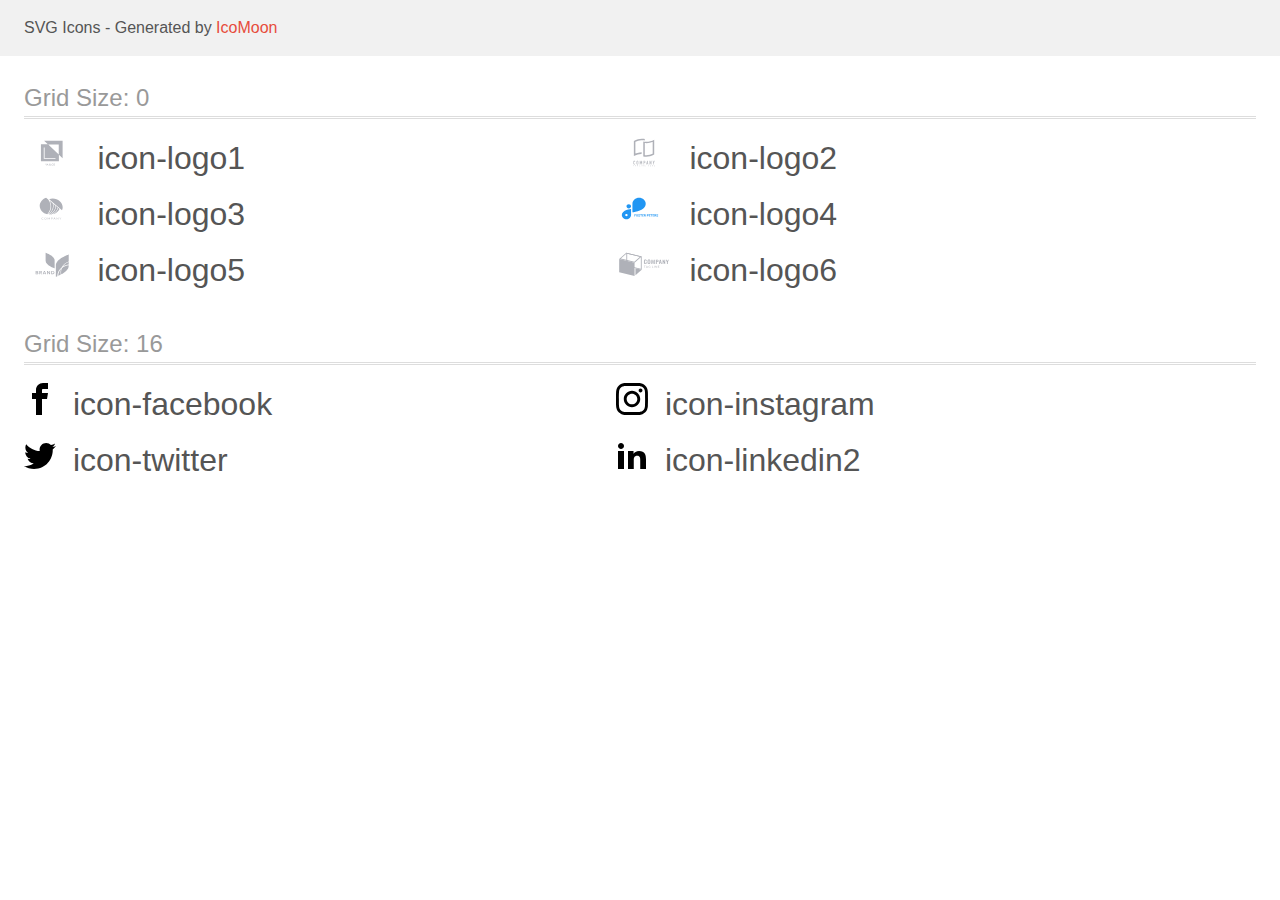
<file: images/logoicons/demo.html>
<!doctype html>
<html>
<head>
    <title>IcoMoon - SVG Icons</title>
    <meta charset="utf-8">
    <meta name="viewport" content="width=device-width, initial-scale=1">
    <link rel="stylesheet" href="demo-files/demo.css">
    <link rel="stylesheet" href="style.css">
</head>
<body>
<svg aria-hidden="true" style="position: absolute; width: 0; height: 0; overflow: hidden;" version="1.1" xmlns="http://www.w3.org/2000/svg" xmlns:xlink="http://www.w3.org/1999/xlink">
<defs>
<symbol id="icon-logo1" viewBox="0 0 57 32">
<path fill="#afb1b8" style="fill: var(--color1, #afb1b8)" d="M20.267 3.733l3.738 3.538-6.938-0.004v17.166h18.133v-6.564l3.733 3.534v-17.671h-18.667zM35.036 17.455l-10.597-10.032h10.597v10.032zM31.746 21.923h-11.81v-11.545h0.835v10.764h10.975v0.782zM22.725 26.72l-0.436 0.898-0.436-0.898h-0.366l0.637 1.198v0.698h0.331v-0.698l0.635-1.198h-0.365zM23.273 28.615l0.154-0.441h0.734l0.155 0.441h0.344l-0.717-1.896h-0.296l-0.716 1.896h0.342zM23.794 27.122l0.275 0.786h-0.549l0.275-0.786zM25.531 27.863c-0.048 0.073-0.072 0.153-0.072 0.241 0 0.16 0.056 0.29 0.168 0.389s0.263 0.148 0.451 0.148 0.349-0.051 0.484-0.152l0.107 0.126h0.367l-0.279-0.329c0.109-0.149 0.164-0.341 0.164-0.574h-0.275c0 0.128-0.026 0.243-0.079 0.348l-0.366-0.432 0.129-0.094c0.091-0.066 0.157-0.132 0.197-0.198s0.060-0.14 0.060-0.219c0-0.12-0.044-0.22-0.133-0.301s-0.201-0.122-0.339-0.122c-0.153 0-0.274 0.043-0.365 0.13s-0.135 0.203-0.135 0.352c0 0.061 0.014 0.124 0.043 0.189s0.081 0.144 0.155 0.237c-0.141 0.101-0.235 0.188-0.283 0.262zM26.386 28.282c-0.093 0.071-0.193 0.107-0.299 0.107-0.095 0-0.17-0.027-0.227-0.082s-0.085-0.126-0.085-0.214c0-0.102 0.052-0.192 0.156-0.271l0.040-0.029 0.414 0.488zM26.046 27.442c-0.089-0.11-0.134-0.202-0.134-0.275 0-0.063 0.018-0.116 0.055-0.158s0.085-0.063 0.147-0.063c0.057 0 0.105 0.018 0.142 0.053s0.056 0.077 0.056 0.126c0 0.075-0.027 0.136-0.081 0.184l-0.040 0.033-0.145 0.099zM29.132 28.472c0.13-0.114 0.205-0.272 0.224-0.474h-0.328c-0.017 0.135-0.059 0.232-0.124 0.29s-0.162 0.087-0.292 0.087c-0.142 0-0.249-0.054-0.323-0.161s-0.109-0.264-0.109-0.469v-0.168c0.002-0.202 0.041-0.355 0.117-0.46s0.188-0.158 0.331-0.158c0.123 0 0.217 0.030 0.28 0.091s0.104 0.158 0.12 0.294h0.328c-0.021-0.207-0.095-0.368-0.223-0.482s-0.296-0.171-0.505-0.171c-0.155 0-0.293 0.037-0.411 0.111s-0.209 0.179-0.272 0.315c-0.063 0.136-0.095 0.294-0.095 0.473v0.177c0.003 0.174 0.035 0.328 0.098 0.46s0.151 0.234 0.266 0.306c0.115 0.071 0.249 0.107 0.4 0.107 0.216 0 0.389-0.056 0.52-0.169zM31.068 28.206c0.064-0.141 0.096-0.304 0.096-0.49v-0.105c-0.001-0.185-0.034-0.347-0.099-0.486s-0.158-0.247-0.277-0.32c-0.119-0.075-0.256-0.112-0.41-0.112s-0.292 0.038-0.411 0.113c-0.119 0.075-0.211 0.183-0.277 0.324s-0.098 0.305-0.098 0.49v0.107c0.001 0.181 0.034 0.342 0.099 0.48s0.159 0.246 0.279 0.322c0.121 0.075 0.258 0.112 0.411 0.112 0.155 0 0.293-0.037 0.411-0.112s0.212-0.183 0.276-0.323zM30.716 27.135c0.080 0.112 0.12 0.273 0.12 0.483v0.099c0 0.214-0.040 0.376-0.119 0.487s-0.19 0.167-0.336 0.167c-0.144 0-0.257-0.057-0.339-0.171s-0.121-0.275-0.121-0.483v-0.109c0.002-0.204 0.043-0.362 0.122-0.473s0.192-0.168 0.335-0.168c0.146 0 0.258 0.056 0.337 0.168z"></path>
</symbol>
<symbol id="icon-logo2" viewBox="0 0 57 32">
<path fill="#afb1b8" style="fill: var(--color1, #afb1b8)" d="M26.727 3.165h-0.073c-0.112-0.007-0.224-0.010-0.336-0.012v0h-0.243c-0.212 0-0.428 0.005-0.642 0.016-0.016-0.001-0.032-0.001-0.049 0-1.944 0.11-3.848 0.596-5.609 1.431l-0.231 0.111v11.809l0.54-0.183c0.474-0.163 0.978-0.309 1.5-0.445 1.411-0.362 2.861-0.555 4.317-0.574v1.551c-0.193 0.001-0.38 0.007-0.568 0.016h-0.045c-1.121 0.061-2.233 0.232-3.322 0.51-1.378 0.345-2.708 0.863-3.957 1.542v-15.145c1.298-0.757 2.695-1.325 4.151-1.688 1.278-0.33 2.593-0.5 3.913-0.504h0.228c0.273 0.007 0.538 0.019 0.788 0.038 0.658 0.046 1.31 0.15 1.95 0.311v1.527c-0.621-0.145-1.253-0.24-1.889-0.285-0.013-0.001-0.026-0.002-0.039-0.003-0.132-0.011-0.263-0.022-0.386-0.022zM29.415 4.726c0.339 0.026 0.689 0.038 1.044 0.038 1.388-0.005 2.769-0.182 4.114-0.528 1.378-0.346 2.706-0.865 3.956-1.543v14.875c-1.298 0.756-2.696 1.325-4.153 1.688-1.279 0.329-2.593 0.498-3.913 0.503-1 0.008-1.997-0.11-2.968-0.35v-14.971c0.229 0.053 0.465 0.102 0.706 0.142 0.394 0.066 0.81 0.115 1.214 0.145zM36.985 4.841l-0.54 0.182c-0.497 0.167-0.997 0.316-1.5 0.449-1.465 0.377-2.971 0.57-4.483 0.575-0.352 0-0.676-0.010-0.989-0.030l-0.43-0.028v12.148l0.37 0.033c0.343 0.030 0.696 0.045 1.052 0.045 1.191-0.005 2.377-0.159 3.531-0.457 0.95-0.238 1.874-0.57 2.759-0.991l0.231-0.111v-11.813z"></path>
<path fill="#afb1b8" style="fill: var(--color1, #afb1b8)" d="M19.060 24.113c-0.078-0.080-0.171-0.144-0.274-0.186s-0.214-0.061-0.326-0.057c-0.119-0.002-0.237 0.021-0.347 0.065-0.101 0.040-0.193 0.101-0.27 0.178s-0.135 0.17-0.174 0.271c-0.042 0.107-0.063 0.22-0.062 0.335v2.023c-0.005 0.143 0.022 0.284 0.080 0.415 0.048 0.104 0.117 0.196 0.202 0.271 0.081 0.068 0.176 0.117 0.278 0.144 0.098 0.028 0.2 0.042 0.302 0.042 0.113 0.001 0.224-0.023 0.326-0.070 0.101-0.044 0.193-0.108 0.27-0.187 0.075-0.079 0.135-0.171 0.177-0.271 0.043-0.102 0.065-0.212 0.065-0.323v-0.226h-0.529v0.18c0.002 0.062-0.009 0.123-0.031 0.18-0.017 0.043-0.043 0.082-0.077 0.114-0.033 0.026-0.070 0.046-0.111 0.058-0.036 0.012-0.073 0.018-0.111 0.019-0.047 0.006-0.095-0.002-0.139-0.021s-0.081-0.049-0.11-0.088c-0.050-0.081-0.074-0.176-0.070-0.271v-1.887c-0.003-0.105 0.019-0.208 0.065-0.302 0.027-0.043 0.066-0.077 0.112-0.098s0.097-0.030 0.147-0.024c0.046-0.002 0.091 0.008 0.132 0.028s0.077 0.049 0.104 0.086c0.059 0.078 0.090 0.173 0.088 0.271v0.175h0.524v-0.206c0.001-0.121-0.021-0.241-0.065-0.354-0.039-0.106-0.099-0.203-0.177-0.285z"></path>
<path fill="#afb1b8" style="fill: var(--color1, #afb1b8)" d="M22.202 24.090c-0.169-0.142-0.381-0.221-0.602-0.222-0.108 0-0.215 0.020-0.316 0.057-0.103 0.037-0.198 0.093-0.279 0.165-0.088 0.079-0.158 0.175-0.205 0.283-0.053 0.124-0.079 0.257-0.077 0.392v1.941c-0.004 0.137 0.023 0.272 0.077 0.397 0.048 0.104 0.118 0.197 0.205 0.271 0.081 0.075 0.176 0.133 0.279 0.171 0.101 0.037 0.208 0.056 0.316 0.057s0.215-0.020 0.316-0.057c0.105-0.038 0.202-0.096 0.286-0.171 0.084-0.076 0.152-0.168 0.2-0.271 0.054-0.125 0.081-0.261 0.077-0.397v-1.941c0.003-0.135-0.024-0.268-0.077-0.392-0.047-0.107-0.115-0.203-0.2-0.283zM21.955 26.706c0.004 0.052-0.003 0.104-0.021 0.152s-0.047 0.092-0.084 0.128c-0.070 0.059-0.158 0.091-0.249 0.091s-0.179-0.032-0.249-0.091c-0.037-0.036-0.066-0.080-0.084-0.128s-0.025-0.101-0.021-0.152v-1.941c-0.004-0.052 0.003-0.104 0.021-0.152s0.047-0.092 0.084-0.128c0.070-0.059 0.158-0.091 0.249-0.091s0.179 0.032 0.249 0.091c0.037 0.036 0.066 0.080 0.084 0.128s0.025 0.101 0.021 0.152v1.941z"></path>
<path fill="#afb1b8" style="fill: var(--color1, #afb1b8)" d="M26.329 27.573v-3.674h-0.509l-0.668 1.945h-0.009l-0.673-1.945h-0.503v3.674h0.525v-2.235h0.009l0.514 1.58h0.262l0.518-1.58h0.009v2.235h0.525z"></path>
<path fill="#afb1b8" style="fill: var(--color1, #afb1b8)" d="M29.311 24.157c-0.081-0.091-0.183-0.16-0.297-0.201-0.123-0.040-0.251-0.059-0.38-0.057h-0.78v3.674h0.523v-1.435h0.27c0.163 0.007 0.326-0.027 0.472-0.1 0.119-0.066 0.218-0.163 0.287-0.281 0.061-0.098 0.101-0.206 0.12-0.32 0.021-0.138 0.030-0.278 0.028-0.418 0.005-0.176-0.012-0.353-0.051-0.525-0.035-0.127-0.101-0.243-0.193-0.338zM29.041 25.277c-0.002 0.067-0.019 0.132-0.049 0.191-0.030 0.056-0.077 0.102-0.135 0.129-0.078 0.035-0.162 0.050-0.247 0.046h-0.239v-1.249h0.27c0.081-0.004 0.162 0.012 0.236 0.046 0.054 0.031 0.097 0.079 0.123 0.136 0.029 0.065 0.044 0.134 0.046 0.205 0 0.077 0 0.159 0 0.244s0.005 0.174 0 0.252h-0.005z"></path>
<path fill="#afb1b8" style="fill: var(--color1, #afb1b8)" d="M31.791 23.899h-0.429l-0.809 3.674h0.523l0.154-0.789h0.714l0.154 0.789h0.524l-0.83-3.674zM31.308 26.283l0.258-1.332h0.009l0.256 1.332h-0.524z"></path>
<path fill="#afb1b8" style="fill: var(--color1, #afb1b8)" d="M35.173 26.112h-0.009l-0.791-2.213h-0.503v3.674h0.523v-2.209h0.011l0.8 2.209h0.492v-3.674h-0.523v2.213z"></path>
<path fill="#afb1b8" style="fill: var(--color1, #afb1b8)" d="M38.372 23.899l-0.421 1.461h-0.011l-0.421-1.461h-0.554l0.719 2.121v1.553h0.524v-1.553l0.719-2.121h-0.554z"></path>
<path fill="#afb1b8" style="fill: var(--color1, #afb1b8)" d="M17.6 28.61h0.252v0.708h0.171v-0.708h0.251v-0.145h-0.675v0.145z"></path>
<path fill="#afb1b8" style="fill: var(--color1, #afb1b8)" d="M19.721 28.465l-0.331 0.853h0.182l0.070-0.194h0.34l0.073 0.194h0.186l-0.339-0.853h-0.182zM19.694 28.981l0.116-0.316 0.116 0.316h-0.232z"></path>
<path fill="#afb1b8" style="fill: var(--color1, #afb1b8)" d="M21.818 29.004h0.197v0.11c-0.058 0.046-0.129 0.071-0.202 0.072-0.034 0.002-0.069-0.004-0.1-0.019s-0.059-0.036-0.081-0.063c-0.045-0.065-0.068-0.143-0.063-0.222 0-0.19 0.082-0.285 0.246-0.285 0.043-0.004 0.086 0.007 0.121 0.032s0.061 0.062 0.072 0.104l0.169-0.033c-0.036-0.167-0.156-0.251-0.362-0.251-0.11-0.003-0.216 0.036-0.298 0.11-0.043 0.042-0.076 0.094-0.097 0.15s-0.030 0.117-0.025 0.178c-0.005 0.117 0.034 0.231 0.109 0.32 0.042 0.043 0.092 0.077 0.148 0.098s0.116 0.031 0.176 0.027c0.134 0.004 0.263-0.045 0.362-0.136v-0.336h-0.37v0.144z"></path>
<path fill="#afb1b8" style="fill: var(--color1, #afb1b8)" d="M23.959 28.465h-0.173v0.853h0.598v-0.145h-0.425v-0.708z"></path>
<path fill="#afb1b8" style="fill: var(--color1, #afb1b8)" d="M25.769 28.465h-0.173v0.853h0.173v-0.853z"></path>
<path fill="#afb1b8" style="fill: var(--color1, #afb1b8)" d="M27.539 29.035l-0.349-0.57h-0.167v0.853h0.161v-0.557l0.343 0.557h0.171v-0.853h-0.158v0.57z"></path>
<path fill="#afb1b8" style="fill: var(--color1, #afb1b8)" d="M29.14 28.943h0.425v-0.145h-0.425v-0.187h0.457v-0.145h-0.63v0.853h0.648v-0.145h-0.475v-0.231z"></path>
<path fill="#afb1b8" style="fill: var(--color1, #afb1b8)" d="M33.020 28.802h-0.336v-0.336h-0.171v0.853h0.171v-0.373h0.336v0.373h0.171v-0.853h-0.171v0.336z"></path>
<path fill="#afb1b8" style="fill: var(--color1, #afb1b8)" d="M34.629 28.943h0.426v-0.145h-0.426v-0.187h0.459v-0.145h-0.63v0.853h0.646v-0.145h-0.475v-0.231z"></path>
<path fill="#afb1b8" style="fill: var(--color1, #afb1b8)" d="M36.812 28.943c0.148-0.023 0.224-0.102 0.224-0.237 0.004-0.036-0.001-0.073-0.016-0.106s-0.038-0.062-0.068-0.083c-0.077-0.039-0.163-0.056-0.25-0.050h-0.362v0.853h0.171v-0.357h0.034c0.037-0.002 0.073 0.004 0.107 0.019 0.025 0.015 0.046 0.037 0.061 0.062l0.186 0.271h0.205l-0.104-0.167c-0.046-0.082-0.111-0.153-0.189-0.205zM36.64 28.825h-0.127v-0.214h0.135c0.059-0.005 0.118 0.002 0.174 0.020 0.012 0.011 0.022 0.025 0.029 0.040s0.009 0.032 0.009 0.049c-0.001 0.017-0.005 0.033-0.013 0.048s-0.019 0.027-0.032 0.037c-0.056 0.017-0.115 0.024-0.174 0.020z"></path>
<path fill="#afb1b8" style="fill: var(--color1, #afb1b8)" d="M38.458 28.943h0.425v-0.145h-0.425v-0.187h0.459v-0.145h-0.631v0.853h0.648v-0.145h-0.475v-0.231z"></path>
</symbol>
<symbol id="icon-logo3" viewBox="0 0 57 32">
<path fill="#afb1b8" style="fill: var(--color1, #afb1b8)" d="M19.417 26.187c0.008 0 0.017 0.002 0.025 0.005s0.015 0.007 0.020 0.013l0.116 0.111c-0.090 0.090-0.202 0.162-0.327 0.211-0.147 0.053-0.305 0.079-0.464 0.076-0.149 0.003-0.298-0.021-0.436-0.071-0.125-0.045-0.237-0.113-0.329-0.2-0.094-0.089-0.166-0.194-0.212-0.308-0.051-0.127-0.076-0.261-0.074-0.396-0.002-0.135 0.025-0.27 0.080-0.397 0.051-0.115 0.127-0.22 0.225-0.308 0.099-0.087 0.218-0.155 0.349-0.201 0.143-0.048 0.296-0.072 0.449-0.071 0.143-0.003 0.285 0.019 0.417 0.064 0.115 0.043 0.221 0.104 0.313 0.178l-0.097 0.119c-0.007 0.008-0.015 0.016-0.025 0.021-0.011 0.007-0.025 0.010-0.039 0.009-0.015-0.001-0.030-0.005-0.042-0.013l-0.052-0.032-0.073-0.040c-0.031-0.015-0.064-0.028-0.097-0.039-0.043-0.013-0.087-0.024-0.132-0.032-0.057-0.009-0.115-0.013-0.173-0.013-0.111-0.001-0.22 0.017-0.323 0.053-0.096 0.034-0.182 0.084-0.253 0.149-0.073 0.069-0.128 0.15-0.164 0.238-0.041 0.101-0.061 0.207-0.060 0.313-0.002 0.108 0.018 0.216 0.060 0.318 0.035 0.087 0.090 0.167 0.161 0.236 0.067 0.064 0.149 0.114 0.241 0.147 0.095 0.034 0.197 0.051 0.3 0.050 0.059 0.001 0.119-0.003 0.177-0.010 0.096-0.010 0.188-0.039 0.269-0.085 0.041-0.023 0.079-0.049 0.115-0.078 0.015-0.012 0.035-0.020 0.055-0.020z"></path>
<path fill="#afb1b8" style="fill: var(--color1, #afb1b8)" d="M22.776 25.629c0.002 0.134-0.025 0.267-0.078 0.393-0.047 0.114-0.122 0.218-0.219 0.305s-0.214 0.155-0.344 0.2c-0.285 0.094-0.599 0.094-0.884 0-0.129-0.046-0.245-0.114-0.342-0.201-0.097-0.089-0.172-0.194-0.221-0.308-0.105-0.255-0.105-0.533 0-0.787 0.050-0.115 0.125-0.22 0.221-0.31 0.097-0.084 0.214-0.15 0.342-0.193 0.284-0.096 0.6-0.096 0.884 0 0.129 0.046 0.246 0.114 0.343 0.201 0.096 0.088 0.17 0.191 0.22 0.304 0.054 0.127 0.080 0.261 0.078 0.395zM22.47 25.629c0.002-0.107-0.016-0.214-0.055-0.316-0.033-0.087-0.086-0.168-0.156-0.236-0.068-0.065-0.152-0.116-0.246-0.149-0.207-0.069-0.436-0.069-0.643 0-0.094 0.033-0.178 0.084-0.246 0.149-0.071 0.068-0.125 0.149-0.157 0.236-0.074 0.206-0.074 0.426 0 0.632 0.033 0.087 0.086 0.168 0.157 0.236 0.068 0.065 0.152 0.115 0.246 0.148 0.207 0.067 0.435 0.067 0.643 0 0.094-0.033 0.177-0.083 0.246-0.148 0.070-0.069 0.123-0.149 0.156-0.236 0.039-0.102 0.058-0.209 0.055-0.316z"></path>
<path fill="#afb1b8" style="fill: var(--color1, #afb1b8)" d="M25.067 25.96l0.031 0.071c0.012-0.025 0.022-0.048 0.033-0.071 0.011-0.024 0.024-0.047 0.038-0.070l0.743-1.174c0.015-0.020 0.028-0.033 0.042-0.037 0.020-0.005 0.040-0.007 0.061-0.006h0.22v1.909h-0.26v-1.404c0-0.018 0-0.038 0-0.059-0.001-0.022-0.001-0.044 0-0.066l-0.747 1.19c-0.009 0.018-0.025 0.033-0.044 0.043s-0.041 0.016-0.064 0.016h-0.042c-0.023 0-0.045-0.005-0.064-0.016s-0.034-0.026-0.044-0.044l-0.769-1.198c0 0.023 0 0.045 0 0.068s0 0.043 0 0.061v1.404h-0.252v-1.905h0.22c0.021-0.001 0.041 0.001 0.061 0.006 0.018 0.008 0.032 0.021 0.041 0.037l0.759 1.175c0.015 0.022 0.028 0.045 0.038 0.068z"></path>
<path fill="#afb1b8" style="fill: var(--color1, #afb1b8)" d="M27.864 25.865v0.715h-0.291v-1.906h0.649c0.122-0.002 0.244 0.012 0.362 0.042 0.094 0.023 0.181 0.064 0.256 0.119 0.065 0.052 0.114 0.116 0.145 0.187 0.034 0.078 0.051 0.161 0.049 0.244 0.001 0.084-0.017 0.167-0.054 0.244-0.035 0.073-0.089 0.138-0.157 0.191-0.075 0.057-0.162 0.1-0.257 0.126-0.113 0.031-0.232 0.046-0.35 0.044l-0.352-0.005zM27.864 25.66h0.352c0.076 0.001 0.153-0.009 0.225-0.029 0.060-0.018 0.115-0.046 0.163-0.082 0.044-0.035 0.078-0.078 0.099-0.126 0.024-0.051 0.036-0.105 0.035-0.16 0.003-0.053-0.007-0.106-0.029-0.155s-0.057-0.094-0.102-0.13c-0.111-0.075-0.251-0.112-0.391-0.102h-0.352v0.786z"></path>
<path fill="#afb1b8" style="fill: var(--color1, #afb1b8)" d="M31.772 26.583h-0.23c-0.023 0.001-0.046-0.005-0.064-0.018-0.016-0.012-0.029-0.027-0.038-0.044l-0.198-0.461h-0.993l-0.205 0.461c-0.008 0.017-0.020 0.032-0.036 0.043-0.018 0.013-0.042 0.020-0.065 0.019h-0.23l0.872-1.909h0.302l0.884 1.909zM30.333 25.874h0.82l-0.346-0.777c-0.026-0.058-0.048-0.118-0.065-0.179l-0.033 0.1c-0.010 0.030-0.022 0.058-0.032 0.081l-0.343 0.776z"></path>
<path fill="#afb1b8" style="fill: var(--color1, #afb1b8)" d="M33.029 24.682c0.017 0.008 0.032 0.020 0.044 0.034l1.272 1.439c0-0.023 0-0.046 0-0.067s0-0.043 0-0.063v-1.352h0.26v1.909h-0.145c-0.021 0.001-0.041-0.003-0.060-0.011-0.018-0.009-0.034-0.021-0.047-0.035l-1.271-1.438c0.001 0.022 0.001 0.044 0 0.066 0 0.021 0 0.040 0 0.058v1.361h-0.26v-1.909h0.154c0.018-0 0.036 0.003 0.052 0.009z"></path>
<path fill="#afb1b8" style="fill: var(--color1, #afb1b8)" d="M36.748 25.823v0.758h-0.291v-0.758l-0.804-1.15h0.26c0.022-0.001 0.045 0.005 0.063 0.016 0.016 0.012 0.029 0.027 0.039 0.043l0.503 0.742c0.020 0.032 0.038 0.061 0.052 0.088s0.026 0.054 0.036 0.081l0.038-0.082c0.014-0.030 0.031-0.059 0.049-0.087l0.496-0.747c0.010-0.015 0.023-0.029 0.038-0.040 0.017-0.013 0.040-0.020 0.063-0.019h0.263l-0.806 1.155z"></path>
<path fill="#afb1b8" style="fill: var(--color1, #afb1b8)" d="M24.923 21.47c0.127 0.014 0.255 0.025 0.384 0.035 1.962-0.763 3.622-2.011 4.772-3.588s1.74-3.415 1.695-5.282l-2.162-1.879c0.44 1.988 0.234 4.043-0.594 5.935s-2.246 3.547-4.094 4.779z"></path>
<path fill="#afb1b8" style="fill: var(--color1, #afb1b8)" d="M24.151 21.383l0.058 0.010c1.975-1.228 3.481-2.942 4.323-4.921s0.981-4.133 0.399-6.181l-3.080-2.676c1.246 2.2 1.747 4.661 1.446 7.098s-1.393 4.75-3.147 6.67z"></path>
<path fill="#afb1b8" style="fill: var(--color1, #afb1b8)" d="M34.596 14.841c-0.523 2.052-1.794 3.902-3.624 5.276-0.534 0.404-1.111 0.763-1.722 1.074 1.49-0.38 2.859-1.053 4.003-1.966s2.030-2.042 2.592-3.3l-1.249-1.084z"></path>
<path fill="#afb1b8" style="fill: var(--color1, #afb1b8)" d="M34.106 14.539l-1.778-1.545c-0.034 1.762-0.61 3.483-1.669 4.986s-2.562 2.731-4.352 3.559h0.009c0.399-0 0.798-0.021 1.194-0.062 1.673-0.593 3.151-1.538 4.303-2.748s1.94-2.65 2.295-4.189z"></path>
<path fill="#afb1b8" style="fill: var(--color1, #afb1b8)" d="M24.409 6.486l-2.122-1.846c-1.897 0.637-3.528 1.756-4.68 3.212s-1.772 3.179-1.778 4.946v0c0.007 1.952 0.763 3.846 2.149 5.383s3.322 2.628 5.501 3.101c1.946-2.060 3.085-4.605 3.252-7.266s-0.647-5.299-2.323-7.53z"></path>
<path fill="#afb1b8" style="fill: var(--color1, #afb1b8)" d="M39.008 14.255c-0.008-2.316-1.070-4.535-2.955-6.173s-4.439-2.561-7.105-2.567c-1.232-0.001-2.453 0.196-3.602 0.582l12.99 11.286c0.445-0.998 0.673-2.058 0.672-3.128z"></path>
</symbol>
<symbol id="icon-logo4" viewBox="0 0 57 32">
<path fill="#2196f3" style="fill: var(--color2, #2196f3)" d="M12.878 11.255h-0.002c-1.279 0-2.316 0.921-2.316 2.058v0.001c0 1.137 1.037 2.058 2.316 2.058h0.002c1.279 0 2.316-0.921 2.316-2.058v-0.001c0-1.137-1.037-2.058-2.316-2.058z"></path>
<path fill="#2196f3" style="fill: var(--color2, #2196f3)" d="M29.971 10.597c-0.004-1.579-0.711-3.092-1.967-4.208s-2.958-1.745-4.735-1.749v0c-1.777 0.003-3.48 0.631-4.737 1.748s-1.964 2.63-1.968 4.209v8.706c0 0 13.405-1.327 13.406-8.704v-0.001z"></path>
<path fill="#2196f3" style="fill: var(--color2, #2196f3)" d="M5.867 22.16c0.003 1.098 0.496 2.151 1.369 2.928s2.058 1.215 3.294 1.218c1.236-0.003 2.42-0.441 3.294-1.217s1.366-1.829 1.37-2.927v-6.057c0 0-9.327 0.924-9.327 6.056zM10.53 23.245c-0.242 0-0.478-0.064-0.678-0.183s-0.357-0.289-0.45-0.487c-0.092-0.198-0.117-0.417-0.069-0.627s0.163-0.404 0.334-0.556c0.171-0.152 0.388-0.255 0.625-0.297s0.482-0.020 0.706 0.062c0.223 0.082 0.414 0.221 0.548 0.4s0.206 0.388 0.206 0.603c0.001 0.143-0.031 0.284-0.092 0.417s-0.151 0.252-0.264 0.354c-0.114 0.101-0.248 0.182-0.397 0.236s-0.308 0.083-0.468 0.083v-0.004z"></path>
<path fill="#2196f3" style="fill: var(--color2, #2196f3)" d="M19.956 22.647h-0.9v0.93h-0.469v-2.275h1.481v0.38h-1.012v0.587h0.9v0.378zM22.209 22.491c0 0.224-0.040 0.42-0.119 0.589s-0.193 0.299-0.341 0.391c-0.147 0.092-0.316 0.137-0.506 0.137-0.189 0-0.357-0.045-0.505-0.136s-0.262-0.22-0.344-0.388c-0.081-0.169-0.122-0.363-0.123-0.581v-0.113c0-0.224 0.040-0.421 0.12-0.591 0.081-0.171 0.195-0.302 0.342-0.392 0.148-0.092 0.317-0.137 0.506-0.137s0.358 0.046 0.505 0.137c0.148 0.091 0.262 0.221 0.342 0.392 0.081 0.17 0.122 0.366 0.122 0.589v0.102zM21.734 22.388c0-0.239-0.043-0.42-0.128-0.544s-0.207-0.186-0.366-0.186c-0.157 0-0.279 0.061-0.364 0.184-0.085 0.122-0.129 0.301-0.13 0.538v0.111c0 0.232 0.043 0.413 0.128 0.541s0.208 0.192 0.369 0.192c0.157 0 0.278-0.061 0.363-0.184 0.084-0.124 0.127-0.304 0.128-0.541v-0.111zM23.73 22.98c0-0.089-0.031-0.156-0.094-0.203-0.063-0.048-0.175-0.098-0.337-0.15-0.163-0.053-0.291-0.105-0.386-0.156-0.258-0.14-0.387-0.328-0.387-0.564 0-0.123 0.034-0.232 0.103-0.328 0.070-0.097 0.169-0.172 0.298-0.227 0.13-0.054 0.276-0.081 0.438-0.081 0.163 0 0.307 0.030 0.434 0.089 0.127 0.058 0.226 0.141 0.295 0.248s0.106 0.229 0.106 0.366h-0.469c0-0.104-0.033-0.185-0.098-0.242-0.066-0.058-0.158-0.088-0.277-0.088-0.115 0-0.204 0.024-0.267 0.073-0.064 0.048-0.095 0.111-0.095 0.191 0 0.074 0.037 0.136 0.111 0.186 0.075 0.050 0.185 0.097 0.33 0.141 0.267 0.080 0.461 0.18 0.583 0.298s0.183 0.267 0.183 0.444c0 0.197-0.075 0.352-0.223 0.464-0.149 0.111-0.349 0.167-0.602 0.167-0.175 0-0.334-0.032-0.478-0.095-0.144-0.065-0.254-0.153-0.33-0.264s-0.113-0.241-0.113-0.387h0.47c0 0.251 0.15 0.377 0.45 0.377 0.111 0 0.198-0.022 0.261-0.067 0.063-0.046 0.094-0.109 0.094-0.191zM26.231 21.682h-0.697v1.895h-0.469v-1.895h-0.687v-0.38h1.853v0.38zM27.869 22.591h-0.9v0.609h1.056v0.377h-1.525v-2.275h1.522v0.38h-1.053v0.542h0.9v0.367zM29.142 22.744h-0.373v0.833h-0.469v-2.275h0.845c0.269 0 0.476 0.060 0.622 0.18s0.219 0.289 0.219 0.508c0 0.155-0.034 0.285-0.102 0.389-0.067 0.103-0.168 0.185-0.305 0.247l0.492 0.93v0.022h-0.503l-0.427-0.833zM28.769 22.365h0.378c0.118 0 0.209-0.030 0.273-0.089s0.097-0.143 0.097-0.248c0-0.107-0.031-0.192-0.092-0.253-0.060-0.061-0.154-0.092-0.28-0.092h-0.377v0.683zM31.609 22.775v0.802h-0.469v-2.275h0.887c0.171 0 0.321 0.031 0.45 0.094s0.23 0.152 0.3 0.267c0.070 0.115 0.105 0.245 0.105 0.392 0 0.223-0.077 0.399-0.23 0.528-0.152 0.128-0.363 0.192-0.633 0.192h-0.411zM31.609 22.396h0.419c0.124 0 0.218-0.029 0.283-0.087 0.066-0.058 0.098-0.142 0.098-0.25 0-0.111-0.033-0.202-0.098-0.27s-0.156-0.104-0.272-0.106h-0.43v0.714zM34.575 22.591h-0.9v0.609h1.056v0.377h-1.525v-2.275h1.522v0.38h-1.053v0.542h0.9v0.367zM36.75 21.682h-0.697v1.895h-0.469v-1.895h-0.688v-0.38h1.853v0.38zM38.387 22.591h-0.9v0.609h1.056v0.377h-1.525v-2.275h1.522v0.38h-1.053v0.542h0.9v0.367zM39.661 22.744h-0.373v0.833h-0.469v-2.275h0.845c0.269 0 0.476 0.060 0.622 0.18s0.219 0.289 0.219 0.508c0 0.155-0.034 0.285-0.102 0.389-0.067 0.103-0.168 0.185-0.305 0.247l0.492 0.93v0.022h-0.503l-0.427-0.833zM39.287 22.365h0.378c0.118 0 0.209-0.030 0.273-0.089s0.097-0.143 0.097-0.248c0-0.107-0.031-0.192-0.092-0.253-0.060-0.061-0.154-0.092-0.28-0.092h-0.377v0.683zM42.042 22.98c0-0.089-0.031-0.156-0.094-0.203-0.063-0.048-0.175-0.098-0.337-0.15-0.163-0.053-0.291-0.105-0.386-0.156-0.258-0.14-0.388-0.328-0.388-0.564 0-0.123 0.034-0.232 0.103-0.328 0.070-0.097 0.169-0.172 0.298-0.227 0.13-0.054 0.276-0.081 0.438-0.081 0.163 0 0.307 0.030 0.434 0.089 0.127 0.058 0.226 0.141 0.295 0.248 0.071 0.107 0.106 0.229 0.106 0.366h-0.469c0-0.104-0.033-0.185-0.098-0.242-0.066-0.058-0.158-0.088-0.277-0.088-0.115 0-0.204 0.024-0.267 0.073-0.064 0.048-0.095 0.111-0.095 0.191 0 0.074 0.037 0.136 0.111 0.186 0.075 0.050 0.185 0.097 0.33 0.141 0.267 0.080 0.461 0.18 0.583 0.298s0.183 0.267 0.183 0.444c0 0.197-0.074 0.352-0.223 0.464-0.149 0.111-0.349 0.167-0.602 0.167-0.175 0-0.334-0.032-0.478-0.095-0.144-0.065-0.254-0.153-0.33-0.264-0.075-0.111-0.112-0.241-0.112-0.387h0.47c0 0.251 0.15 0.377 0.45 0.377 0.111 0 0.198-0.022 0.261-0.067 0.063-0.046 0.094-0.109 0.094-0.191z"></path>
</symbol>
<symbol id="icon-logo5" viewBox="0 0 57 32">
<path fill="#afb1b8" style="fill: var(--color1, #afb1b8)" d="M14.27 23.859c0.13 0.147 0.199 0.332 0.196 0.521 0.007 0.124-0.017 0.247-0.070 0.361s-0.132 0.216-0.233 0.297c-0.252 0.175-0.565 0.26-0.881 0.24h-1.549v-3.302h1.517c0.299-0.018 0.596 0.059 0.84 0.219 0.098 0.075 0.176 0.17 0.227 0.277s0.074 0.224 0.068 0.341c0.009 0.182-0.054 0.361-0.176 0.505-0.118 0.131-0.28 0.222-0.462 0.258 0.205 0.034 0.391 0.134 0.523 0.282zM12.454 23.36h0.648c0.147 0.010 0.294-0.029 0.412-0.11 0.049-0.040 0.087-0.090 0.111-0.146s0.034-0.116 0.028-0.176c0.005-0.060-0.005-0.12-0.029-0.175s-0.061-0.106-0.108-0.147c-0.122-0.083-0.273-0.123-0.425-0.111h-0.638v0.866zM13.578 24.627c0.052-0.041 0.093-0.093 0.12-0.151s0.038-0.121 0.034-0.184c0.004-0.064-0.008-0.127-0.035-0.186s-0.069-0.111-0.121-0.153c-0.127-0.086-0.283-0.128-0.44-0.119h-0.68v0.908h0.689c0.155 0.008 0.309-0.032 0.435-0.115z"></path>
<path fill="#afb1b8" style="fill: var(--color1, #afb1b8)" d="M17.371 25.278l-0.844-1.291h-0.317v1.291h-0.726v-3.302h1.374c0.346-0.022 0.689 0.078 0.957 0.281 0.192 0.179 0.308 0.415 0.327 0.666s-0.061 0.499-0.224 0.7c-0.17 0.178-0.401 0.296-0.655 0.336l0.898 1.32h-0.789zM16.21 23.538h0.594c0.412 0 0.618-0.167 0.618-0.5 0.004-0.068-0.007-0.136-0.033-0.2s-0.066-0.122-0.118-0.171c-0.13-0.099-0.298-0.147-0.467-0.134h-0.601l0.007 1.005z"></path>
<path fill="#afb1b8" style="fill: var(--color1, #afb1b8)" d="M21.339 24.614h-1.446l-0.255 0.665h-0.761l1.328-3.265h0.823l1.323 3.265h-0.761l-0.25-0.665zM21.145 24.114l-0.529-1.394-0.529 1.394h1.057z"></path>
<path fill="#afb1b8" style="fill: var(--color1, #afb1b8)" d="M26.305 25.278h-0.721l-1.616-2.245v2.245h-0.719v-3.302h0.719l1.616 2.258v-2.258h0.721v3.302z"></path>
<path fill="#afb1b8" style="fill: var(--color1, #afb1b8)" d="M30.417 24.488c-0.149 0.249-0.376 0.452-0.652 0.582-0.314 0.145-0.662 0.217-1.013 0.208h-1.283v-3.302h1.283c0.351-0.008 0.698 0.061 1.013 0.203 0.276 0.127 0.503 0.328 0.652 0.576 0.148 0.269 0.226 0.565 0.226 0.866s-0.077 0.598-0.226 0.866zM29.593 24.409c0.206-0.219 0.319-0.499 0.319-0.788s-0.113-0.569-0.319-0.788c-0.249-0.199-0.573-0.3-0.902-0.281h-0.5v2.137h0.5c0.329 0.019 0.654-0.082 0.902-0.281z"></path>
<path fill="#afb1b8" style="fill: var(--color1, #afb1b8)" d="M21.79 3.609c0 0 9.301 3.215 9.103 7.867v7.869c0 0-9.294-3.217-9.1-7.869l-0.004-7.867z"></path>
<path fill="#afb1b8" style="fill: var(--color1, #afb1b8)" d="M39.179 17.503c1.757-1.107 3.788-1.792 5.909-1.994v-2.463c-2.444 0.862-4.517 2.426-5.909 4.457z"></path>
<path fill="#afb1b8" style="fill: var(--color1, #afb1b8)" d="M38.124 18.245c1.438-2.651 3.93-4.696 6.964-5.715v-7.098c0 0-13.245 4.58-12.965 11.205v11.203c0 0 0.59-0.205 1.519-0.589 0-0.358 0-0.719 0.042-1.082 0.274-3.076 1.871-5.926 4.44-7.924z"></path>
<path fill="#afb1b8" style="fill: var(--color1, #afb1b8)" d="M36.864 22.407c0.070-0.777 0.225-1.546 0.463-2.294-1.599 1.725-2.568 3.866-2.77 6.122-0.019 0.213-0.030 0.426-0.035 0.645 0.752-0.331 1.628-0.744 2.548-1.229-0.235-1.067-0.304-2.159-0.206-3.244z"></path>
<path fill="#afb1b8" style="fill: var(--color1, #afb1b8)" d="M37.391 22.447c-0.088 0.982-0.033 1.969 0.164 2.938 3.619-1.983 7.685-5.046 7.528-8.748v-0.323c-2.585 0.265-5.004 1.3-6.885 2.946-0.44 1.020-0.712 2.094-0.807 3.188z"></path>
</symbol>
<symbol id="icon-logo6" viewBox="0 0 57 32">
<path fill="#afb1b8" style="fill: var(--color1, #afb1b8)" d="M28.493 14.618c-0.236-0.315-0.349-0.686-0.323-1.061v-1.538c0-0.471 0.107-0.83 0.321-1.075s0.581-0.367 1.102-0.366c0.489 0 0.836 0.104 1.042 0.313 0.224 0.266 0.333 0.592 0.308 0.92v0.361h-0.875v-0.366c0.003-0.12-0.005-0.24-0.025-0.358-0.013-0.081-0.057-0.156-0.125-0.213-0.090-0.061-0.203-0.091-0.317-0.083-0.12-0.008-0.239 0.024-0.333 0.088-0.076 0.063-0.127 0.145-0.145 0.235-0.025 0.126-0.037 0.253-0.034 0.38v1.866c-0.014 0.18 0.025 0.36 0.112 0.524 0.044 0.055 0.104 0.099 0.175 0.127s0.149 0.038 0.226 0.029c0.112 0.008 0.223-0.022 0.31-0.084 0.071-0.061 0.117-0.141 0.13-0.227 0.020-0.124 0.030-0.249 0.027-0.374v-0.379h0.875v0.346c0.025 0.342-0.082 0.682-0.303 0.967-0.201 0.228-0.544 0.343-1.047 0.343s-0.884-0.122-1.1-0.375z"></path>
<path fill="#afb1b8" style="fill: var(--color1, #afb1b8)" d="M32.137 14.633c-0.221-0.239-0.332-0.588-0.332-1.050v-1.617c0-0.457 0.11-0.802 0.332-1.037s0.591-0.351 1.109-0.35c0.515 0 0.882 0.117 1.103 0.35 0.221 0.235 0.333 0.58 0.333 1.037v1.617c0 0.457-0.112 0.807-0.337 1.048s-0.591 0.361-1.1 0.361c-0.509 0-0.886-0.122-1.109-0.36zM33.654 14.245c0.079-0.15 0.115-0.314 0.105-0.479v-1.98c0.010-0.161-0.025-0.322-0.103-0.469-0.044-0.057-0.106-0.101-0.179-0.129s-0.152-0.037-0.231-0.027c-0.079-0.009-0.159 0-0.231 0.028s-0.135 0.072-0.18 0.129c-0.080 0.146-0.116 0.308-0.105 0.469v1.99c-0.011 0.165 0.025 0.329 0.105 0.479 0.051 0.050 0.114 0.091 0.185 0.119s0.147 0.042 0.225 0.042c0.078 0 0.154-0.014 0.225-0.042s0.134-0.068 0.185-0.119v-0.009z"></path>
<path fill="#afb1b8" style="fill: var(--color1, #afb1b8)" d="M35.735 10.626h0.942l0.708 2.984 0.725-2.984h0.917l0.092 4.308h-0.678l-0.072-2.994-0.699 2.994h-0.544l-0.725-3.005-0.067 3.005h-0.685l0.085-4.308z"></path>
<path fill="#afb1b8" style="fill: var(--color1, #afb1b8)" d="M40.176 10.626h1.468c0.846 0 1.268 0.408 1.268 1.223 0 0.781-0.445 1.171-1.335 1.17h-0.5v1.915h-0.906l0.005-4.308zM41.43 12.467c0.090 0.010 0.18 0.003 0.266-0.021s0.165-0.063 0.232-0.115c0.104-0.146 0.15-0.316 0.13-0.486 0.005-0.131-0.010-0.263-0.044-0.391-0.013-0.043-0.036-0.083-0.067-0.118s-0.070-0.065-0.114-0.087c-0.126-0.052-0.265-0.076-0.404-0.069h-0.352v1.287h0.352z"></path>
<path fill="#afb1b8" style="fill: var(--color1, #afb1b8)" d="M44.218 10.626h0.973l0.998 4.308h-0.844l-0.197-0.993h-0.868l-0.203 0.993h-0.857l0.998-4.308zM45.050 13.441l-0.339-1.808-0.339 1.808h0.678z"></path>
<path fill="#afb1b8" style="fill: var(--color1, #afb1b8)" d="M46.996 10.626h0.634l1.214 2.457v-2.457h0.752v4.308h-0.603l-1.221-2.565v2.565h-0.777l0.002-4.308z"></path>
<path fill="#afb1b8" style="fill: var(--color1, #afb1b8)" d="M51.357 13.291l-1.009-2.659h0.85l0.616 1.708 0.578-1.708h0.832l-0.997 2.659v1.642h-0.87v-1.642z"></path>
<path fill="#afb1b8" style="fill: var(--color1, #afb1b8)" d="M29.892 16.817v0.225h-0.739v1.75h-0.31v-1.75h-0.743v-0.225h1.792z"></path>
<path fill="#afb1b8" style="fill: var(--color1, #afb1b8)" d="M32.209 18.793h-0.239c-0.024 0.001-0.048-0.005-0.067-0.019-0.018-0.011-0.032-0.027-0.040-0.045l-0.214-0.469h-1.026l-0.214 0.469c-0.006 0.020-0.017 0.038-0.033 0.053-0.019 0.013-0.043 0.020-0.067 0.019h-0.239l0.906-1.976h0.315l0.917 1.968zM30.709 18.059h0.855l-0.362-0.804c-0.027-0.061-0.049-0.123-0.067-0.186-0.013 0.038-0.024 0.073-0.034 0.105l-0.033 0.083-0.359 0.802z"></path>
<path fill="#afb1b8" style="fill: var(--color1, #afb1b8)" d="M33.771 18.599c0.057 0.003 0.114 0.003 0.17 0 0.049-0.004 0.097-0.012 0.145-0.023 0.044-0.009 0.088-0.021 0.13-0.036 0.040-0.014 0.080-0.031 0.121-0.048v-0.444h-0.362c-0.009 0-0.018-0.001-0.026-0.003s-0.016-0.007-0.023-0.012c-0.006-0.004-0.011-0.010-0.014-0.016s-0.005-0.013-0.004-0.020v-0.152h0.703v0.757c-0.057 0.035-0.118 0.067-0.181 0.094-0.065 0.028-0.132 0.050-0.201 0.067-0.074 0.019-0.15 0.032-0.227 0.041-0.088 0.008-0.176 0.013-0.264 0.012-0.156 0.001-0.311-0.024-0.457-0.073-0.136-0.047-0.259-0.117-0.362-0.206-0.101-0.090-0.18-0.196-0.234-0.313-0.057-0.131-0.085-0.27-0.083-0.41-0.002-0.141 0.026-0.281 0.082-0.413 0.052-0.117 0.132-0.224 0.234-0.313 0.103-0.089 0.227-0.159 0.362-0.205 0.155-0.050 0.32-0.075 0.486-0.074 0.084-0 0.169 0.006 0.252 0.017 0.074 0.010 0.146 0.027 0.216 0.050 0.063 0.021 0.124 0.047 0.181 0.078 0.056 0.031 0.108 0.065 0.158 0.103l-0.087 0.122c-0.007 0.011-0.017 0.021-0.029 0.027s-0.027 0.010-0.041 0.010c-0.020-0.001-0.040-0.006-0.056-0.016-0.027-0.013-0.056-0.028-0.089-0.047-0.038-0.021-0.079-0.039-0.121-0.053-0.054-0.019-0.11-0.033-0.167-0.044-0.076-0.012-0.153-0.018-0.23-0.017-0.12-0.001-0.238 0.017-0.35 0.055-0.101 0.035-0.192 0.088-0.266 0.156-0.075 0.071-0.132 0.155-0.169 0.246-0.081 0.214-0.081 0.445 0 0.659 0.040 0.093 0.101 0.178 0.181 0.249 0.074 0.068 0.164 0.121 0.265 0.156 0.115 0.034 0.237 0.047 0.359 0.039z"></path>
<path fill="#afb1b8" style="fill: var(--color1, #afb1b8)" d="M36.659 18.567h0.989v0.225h-1.292v-1.976h0.31l-0.007 1.75z"></path>
<path fill="#afb1b8" style="fill: var(--color1, #afb1b8)" d="M38.678 18.792h-0.31v-1.976h0.31v1.976z"></path>
<path fill="#afb1b8" style="fill: var(--color1, #afb1b8)" d="M39.83 16.826c0.018 0.009 0.034 0.021 0.047 0.036l1.324 1.489c-0.002-0.023-0.002-0.047 0-0.070 0-0.022 0-0.044 0-0.064v-1.408h0.27v1.984h-0.156c-0.023 0.002-0.046-0.002-0.067-0.011-0.019-0.010-0.035-0.023-0.049-0.038l-1.323-1.488c0 0.023 0 0.045 0 0.067s0 0.042 0 0.061v1.408h-0.259v-1.976h0.161c0.017 0 0.035 0.003 0.051 0.009z"></path>
<path fill="#afb1b8" style="fill: var(--color1, #afb1b8)" d="M43.753 16.817v0.217h-1.098v0.652h0.89v0.21h-0.89v0.674h1.098v0.217h-1.417v-1.971h1.417z"></path>
<path fill="#afb1b8" style="fill: var(--color1, #afb1b8)" d="M11.286 4.616l13.757 3.372v11.818l-13.757-3.371v-11.819zM10.404 3.609v13.401l15.52 3.806v-13.399l-15.52-3.807z"></path>
<path fill="#afb1b8" style="fill: var(--color1, #afb1b8)" d="M18.722 27.036l-15.522-3.809v-13.399l15.522 3.807v13.401z"></path>
<path fill="#afb1b8" style="fill: var(--color1, #afb1b8)" d="M10.661 4.465l13.578 3.33-5.774 4.987-13.58-3.332 5.776-4.985zM10.404 3.609l-7.204 6.219 15.522 3.807 7.202-6.219-15.52-3.807z"></path>
<path fill="#afb1b8" style="fill: var(--color1, #afb1b8)" d="M19.595 26.282l6.329-5.465-6.329-1.553v7.018z"></path>
</symbol>
<symbol id="icon-facebook" viewBox="0 0 32 32">
<path d="M19 6h5v-6h-5c-3.86 0-7 3.14-7 7v3h-4v6h4v16h6v-16h5l1-6h-6v-3c0-0.542 0.458-1 1-1z"></path>
</symbol>
<symbol id="icon-instagram" viewBox="0 0 32 32">
<path d="M16 2.881c4.275 0 4.781 0.019 6.462 0.094 1.563 0.069 2.406 0.331 2.969 0.55 0.744 0.288 1.281 0.638 1.837 1.194 0.563 0.563 0.906 1.094 1.2 1.838 0.219 0.563 0.481 1.412 0.55 2.969 0.075 1.688 0.094 2.194 0.094 6.463s-0.019 4.781-0.094 6.463c-0.069 1.563-0.331 2.406-0.55 2.969-0.288 0.744-0.637 1.281-1.194 1.837-0.563 0.563-1.094 0.906-1.837 1.2-0.563 0.219-1.413 0.481-2.969 0.55-1.688 0.075-2.194 0.094-6.463 0.094s-4.781-0.019-6.463-0.094c-1.563-0.069-2.406-0.331-2.969-0.55-0.744-0.288-1.281-0.637-1.838-1.194-0.563-0.563-0.906-1.094-1.2-1.837-0.219-0.563-0.481-1.413-0.55-2.969-0.075-1.688-0.094-2.194-0.094-6.463s0.019-4.781 0.094-6.463c0.069-1.563 0.331-2.406 0.55-2.969 0.288-0.744 0.638-1.281 1.194-1.838 0.563-0.563 1.094-0.906 1.838-1.2 0.563-0.219 1.412-0.481 2.969-0.55 1.681-0.075 2.188-0.094 6.463-0.094zM16 0c-4.344 0-4.887 0.019-6.594 0.094-1.7 0.075-2.869 0.35-3.881 0.744-1.056 0.412-1.95 0.956-2.837 1.85-0.894 0.888-1.438 1.781-1.85 2.831-0.394 1.019-0.669 2.181-0.744 3.881-0.075 1.713-0.094 2.256-0.094 6.6s0.019 4.887 0.094 6.594c0.075 1.7 0.35 2.869 0.744 3.881 0.413 1.056 0.956 1.95 1.85 2.837 0.887 0.887 1.781 1.438 2.831 1.844 1.019 0.394 2.181 0.669 3.881 0.744 1.706 0.075 2.25 0.094 6.594 0.094s4.888-0.019 6.594-0.094c1.7-0.075 2.869-0.35 3.881-0.744 1.050-0.406 1.944-0.956 2.831-1.844s1.438-1.781 1.844-2.831c0.394-1.019 0.669-2.181 0.744-3.881 0.075-1.706 0.094-2.25 0.094-6.594s-0.019-4.887-0.094-6.594c-0.075-1.7-0.35-2.869-0.744-3.881-0.394-1.063-0.938-1.956-1.831-2.844-0.887-0.887-1.781-1.438-2.831-1.844-1.019-0.394-2.181-0.669-3.881-0.744-1.712-0.081-2.256-0.1-6.6-0.1v0z"></path>
<path d="M16 7.781c-4.537 0-8.219 3.681-8.219 8.219s3.681 8.219 8.219 8.219 8.219-3.681 8.219-8.219c0-4.537-3.681-8.219-8.219-8.219zM16 21.331c-2.944 0-5.331-2.387-5.331-5.331s2.387-5.331 5.331-5.331c2.944 0 5.331 2.387 5.331 5.331s-2.387 5.331-5.331 5.331z"></path>
<path d="M26.462 7.456c0 1.060-0.859 1.919-1.919 1.919s-1.919-0.859-1.919-1.919c0-1.060 0.859-1.919 1.919-1.919s1.919 0.859 1.919 1.919z"></path>
</symbol>
<symbol id="icon-twitter" viewBox="0 0 32 32">
<path d="M32 7.075c-1.175 0.525-2.444 0.875-3.769 1.031 1.356-0.813 2.394-2.1 2.887-3.631-1.269 0.75-2.675 1.3-4.169 1.594-1.2-1.275-2.906-2.069-4.794-2.069-3.625 0-6.563 2.938-6.563 6.563 0 0.512 0.056 1.012 0.169 1.494-5.456-0.275-10.294-2.888-13.531-6.862-0.563 0.969-0.887 2.1-0.887 3.3 0 2.275 1.156 4.287 2.919 5.463-1.075-0.031-2.087-0.331-2.975-0.819 0 0.025 0 0.056 0 0.081 0 3.181 2.263 5.838 5.269 6.437-0.55 0.15-1.131 0.231-1.731 0.231-0.425 0-0.831-0.044-1.237-0.119 0.838 2.606 3.263 4.506 6.131 4.563-2.25 1.762-5.075 2.813-8.156 2.813-0.531 0-1.050-0.031-1.569-0.094 2.913 1.869 6.362 2.95 10.069 2.95 12.075 0 18.681-10.006 18.681-18.681 0-0.287-0.006-0.569-0.019-0.85 1.281-0.919 2.394-2.075 3.275-3.394z"></path>
</symbol>
<symbol id="icon-linkedin2" viewBox="0 0 32 32">
<path d="M12 12h5.535v2.837h0.079c0.77-1.381 2.655-2.837 5.464-2.837 5.842 0 6.922 3.637 6.922 8.367v9.633h-5.769v-8.54c0-2.037-0.042-4.657-3.001-4.657-3.005 0-3.463 2.218-3.463 4.509v8.688h-5.767v-18z"></path>
<path d="M2 12h6v18h-6v-18z"></path>
<path d="M8 7c0 1.657-1.343 3-3 3s-3-1.343-3-3c0-1.657 1.343-3 3-3s3 1.343 3 3z"></path>
</symbol>
</defs>
</svg>

<header class="bgc1 clearfix">
<div class="mhl">
    <p>SVG Icons - Generated by <a href="https://icomoon.io/app">IcoMoon</a></p>
</div>
</header>
    <div class="clearfix mhl ptl">
        <h1 class="mvm mtn fgc1">Grid Size: 0</h1>
        <div class="glyph fs1">
            <div class="clearfix pbs">
                <svg class="icon icon-logo1"><use xlink:href="#icon-logo1"></use></svg><span class="name"> icon-logo1</span>
            </div>
        </div>
        <div class="glyph fs1">
            <div class="clearfix pbs">
                <svg class="icon icon-logo2"><use xlink:href="#icon-logo2"></use></svg><span class="name"> icon-logo2</span>
            </div>
        </div>
        <div class="glyph fs1">
            <div class="clearfix pbs">
                <svg class="icon icon-logo3"><use xlink:href="#icon-logo3"></use></svg><span class="name"> icon-logo3</span>
            </div>
        </div>
        <div class="glyph fs1">
            <div class="clearfix pbs">
                <svg class="icon icon-logo4"><use xlink:href="#icon-logo4"></use></svg><span class="name"> icon-logo4</span>
            </div>
        </div>
        <div class="glyph fs1">
            <div class="clearfix pbs">
                <svg class="icon icon-logo5"><use xlink:href="#icon-logo5"></use></svg><span class="name"> icon-logo5</span>
            </div>
        </div>
        <div class="glyph fs1">
            <div class="clearfix pbs">
                <svg class="icon icon-logo6"><use xlink:href="#icon-logo6"></use></svg><span class="name"> icon-logo6</span>
            </div>
        </div>
  </div>
    <div class="clearfix mhl ptl">
        <h1 class="mvm mtn fgc1">Grid Size: 16</h1>
        <div class="glyph fs2">
            <div class="clearfix pbs">
                <svg class="icon icon-facebook"><use xlink:href="#icon-facebook"></use></svg><span class="name"> icon-facebook</span>
            </div>
        </div>
        <div class="glyph fs2">
            <div class="clearfix pbs">
                <svg class="icon icon-instagram"><use xlink:href="#icon-instagram"></use></svg><span class="name"> icon-instagram</span>
            </div>
        </div>
        <div class="glyph fs2">
            <div class="clearfix pbs">
                <svg class="icon icon-twitter"><use xlink:href="#icon-twitter"></use></svg><span class="name"> icon-twitter</span>
            </div>
        </div>
        <div class="glyph fs2">
            <div class="clearfix pbs">
                <svg class="icon icon-linkedin2"><use xlink:href="#icon-linkedin2"></use></svg><span class="name"> icon-linkedin2</span>
            </div>
        </div>
  </div>
<script defer src="svgxuse.js"></script>
</body>
</html>
</file>
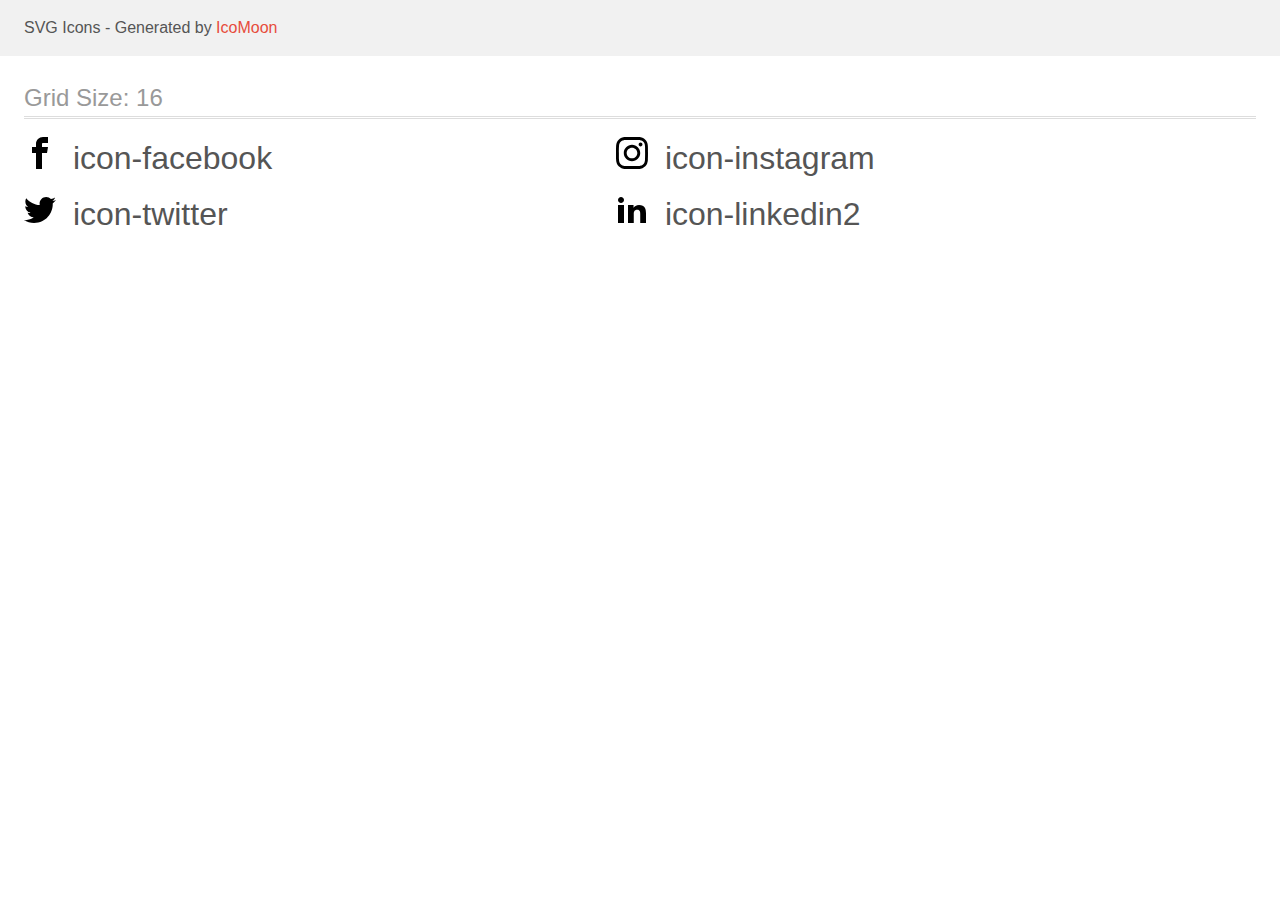
<file: images/socialicons/demo.html>
<!doctype html>
<html>
<head>
    <title>IcoMoon - SVG Icons</title>
    <meta charset="utf-8">
    <meta name="viewport" content="width=device-width, initial-scale=1">
    <link rel="stylesheet" href="demo-files/demo.css">
    <link rel="stylesheet" href="style.css">
</head>
<body>
<svg aria-hidden="true" style="position: absolute; width: 0; height: 0; overflow: hidden;" version="1.1" xmlns="http://www.w3.org/2000/svg" xmlns:xlink="http://www.w3.org/1999/xlink">
<defs>
<symbol id="icon-facebook" viewBox="0 0 32 32">
<path d="M19 6h5v-6h-5c-3.86 0-7 3.14-7 7v3h-4v6h4v16h6v-16h5l1-6h-6v-3c0-0.542 0.458-1 1-1z"></path>
</symbol>
<symbol id="icon-instagram" viewBox="0 0 32 32">
<path d="M16 2.881c4.275 0 4.781 0.019 6.462 0.094 1.563 0.069 2.406 0.331 2.969 0.55 0.744 0.288 1.281 0.638 1.837 1.194 0.563 0.563 0.906 1.094 1.2 1.838 0.219 0.563 0.481 1.412 0.55 2.969 0.075 1.688 0.094 2.194 0.094 6.463s-0.019 4.781-0.094 6.463c-0.069 1.563-0.331 2.406-0.55 2.969-0.288 0.744-0.637 1.281-1.194 1.837-0.563 0.563-1.094 0.906-1.837 1.2-0.563 0.219-1.413 0.481-2.969 0.55-1.688 0.075-2.194 0.094-6.463 0.094s-4.781-0.019-6.463-0.094c-1.563-0.069-2.406-0.331-2.969-0.55-0.744-0.288-1.281-0.637-1.838-1.194-0.563-0.563-0.906-1.094-1.2-1.837-0.219-0.563-0.481-1.413-0.55-2.969-0.075-1.688-0.094-2.194-0.094-6.463s0.019-4.781 0.094-6.463c0.069-1.563 0.331-2.406 0.55-2.969 0.288-0.744 0.638-1.281 1.194-1.838 0.563-0.563 1.094-0.906 1.838-1.2 0.563-0.219 1.412-0.481 2.969-0.55 1.681-0.075 2.188-0.094 6.463-0.094zM16 0c-4.344 0-4.887 0.019-6.594 0.094-1.7 0.075-2.869 0.35-3.881 0.744-1.056 0.412-1.95 0.956-2.837 1.85-0.894 0.888-1.438 1.781-1.85 2.831-0.394 1.019-0.669 2.181-0.744 3.881-0.075 1.713-0.094 2.256-0.094 6.6s0.019 4.887 0.094 6.594c0.075 1.7 0.35 2.869 0.744 3.881 0.413 1.056 0.956 1.95 1.85 2.837 0.887 0.887 1.781 1.438 2.831 1.844 1.019 0.394 2.181 0.669 3.881 0.744 1.706 0.075 2.25 0.094 6.594 0.094s4.888-0.019 6.594-0.094c1.7-0.075 2.869-0.35 3.881-0.744 1.050-0.406 1.944-0.956 2.831-1.844s1.438-1.781 1.844-2.831c0.394-1.019 0.669-2.181 0.744-3.881 0.075-1.706 0.094-2.25 0.094-6.594s-0.019-4.887-0.094-6.594c-0.075-1.7-0.35-2.869-0.744-3.881-0.394-1.063-0.938-1.956-1.831-2.844-0.887-0.887-1.781-1.438-2.831-1.844-1.019-0.394-2.181-0.669-3.881-0.744-1.712-0.081-2.256-0.1-6.6-0.1v0z"></path>
<path d="M16 7.781c-4.537 0-8.219 3.681-8.219 8.219s3.681 8.219 8.219 8.219 8.219-3.681 8.219-8.219c0-4.537-3.681-8.219-8.219-8.219zM16 21.331c-2.944 0-5.331-2.387-5.331-5.331s2.387-5.331 5.331-5.331c2.944 0 5.331 2.387 5.331 5.331s-2.387 5.331-5.331 5.331z"></path>
<path d="M26.462 7.456c0 1.060-0.859 1.919-1.919 1.919s-1.919-0.859-1.919-1.919c0-1.060 0.859-1.919 1.919-1.919s1.919 0.859 1.919 1.919z"></path>
</symbol>
<symbol id="icon-twitter" viewBox="0 0 32 32">
<path d="M32 7.075c-1.175 0.525-2.444 0.875-3.769 1.031 1.356-0.813 2.394-2.1 2.887-3.631-1.269 0.75-2.675 1.3-4.169 1.594-1.2-1.275-2.906-2.069-4.794-2.069-3.625 0-6.563 2.938-6.563 6.563 0 0.512 0.056 1.012 0.169 1.494-5.456-0.275-10.294-2.888-13.531-6.862-0.563 0.969-0.887 2.1-0.887 3.3 0 2.275 1.156 4.287 2.919 5.463-1.075-0.031-2.087-0.331-2.975-0.819 0 0.025 0 0.056 0 0.081 0 3.181 2.263 5.838 5.269 6.437-0.55 0.15-1.131 0.231-1.731 0.231-0.425 0-0.831-0.044-1.237-0.119 0.838 2.606 3.263 4.506 6.131 4.563-2.25 1.762-5.075 2.813-8.156 2.813-0.531 0-1.050-0.031-1.569-0.094 2.913 1.869 6.362 2.95 10.069 2.95 12.075 0 18.681-10.006 18.681-18.681 0-0.287-0.006-0.569-0.019-0.85 1.281-0.919 2.394-2.075 3.275-3.394z"></path>
</symbol>
<symbol id="icon-linkedin2" viewBox="0 0 32 32">
<path d="M12 12h5.535v2.837h0.079c0.77-1.381 2.655-2.837 5.464-2.837 5.842 0 6.922 3.637 6.922 8.367v9.633h-5.769v-8.54c0-2.037-0.042-4.657-3.001-4.657-3.005 0-3.463 2.218-3.463 4.509v8.688h-5.767v-18z"></path>
<path d="M2 12h6v18h-6v-18z"></path>
<path d="M8 7c0 1.657-1.343 3-3 3s-3-1.343-3-3c0-1.657 1.343-3 3-3s3 1.343 3 3z"></path>
</symbol>
</defs>
</svg>

<header class="bgc1 clearfix">
<div class="mhl">
    <p>SVG Icons - Generated by <a href="https://icomoon.io/app">IcoMoon</a></p>
</div>
</header>
    <div class="clearfix mhl ptl">
        <h1 class="mvm mtn fgc1">Grid Size: 16</h1>
        <div class="glyph fs1">
            <div class="clearfix pbs">
                <svg class="icon icon-facebook"><use xlink:href="#icon-facebook"></use></svg><span class="name"> icon-facebook</span>
            </div>
        </div>
        <div class="glyph fs1">
            <div class="clearfix pbs">
                <svg class="icon icon-instagram"><use xlink:href="#icon-instagram"></use></svg><span class="name"> icon-instagram</span>
            </div>
        </div>
        <div class="glyph fs1">
            <div class="clearfix pbs">
                <svg class="icon icon-twitter"><use xlink:href="#icon-twitter"></use></svg><span class="name"> icon-twitter</span>
            </div>
        </div>
        <div class="glyph fs1">
            <div class="clearfix pbs">
                <svg class="icon icon-linkedin2"><use xlink:href="#icon-linkedin2"></use></svg><span class="name"> icon-linkedin2</span>
            </div>
        </div>
  </div>
<script defer src="svgxuse.js"></script>
</body>
</html>
</file>
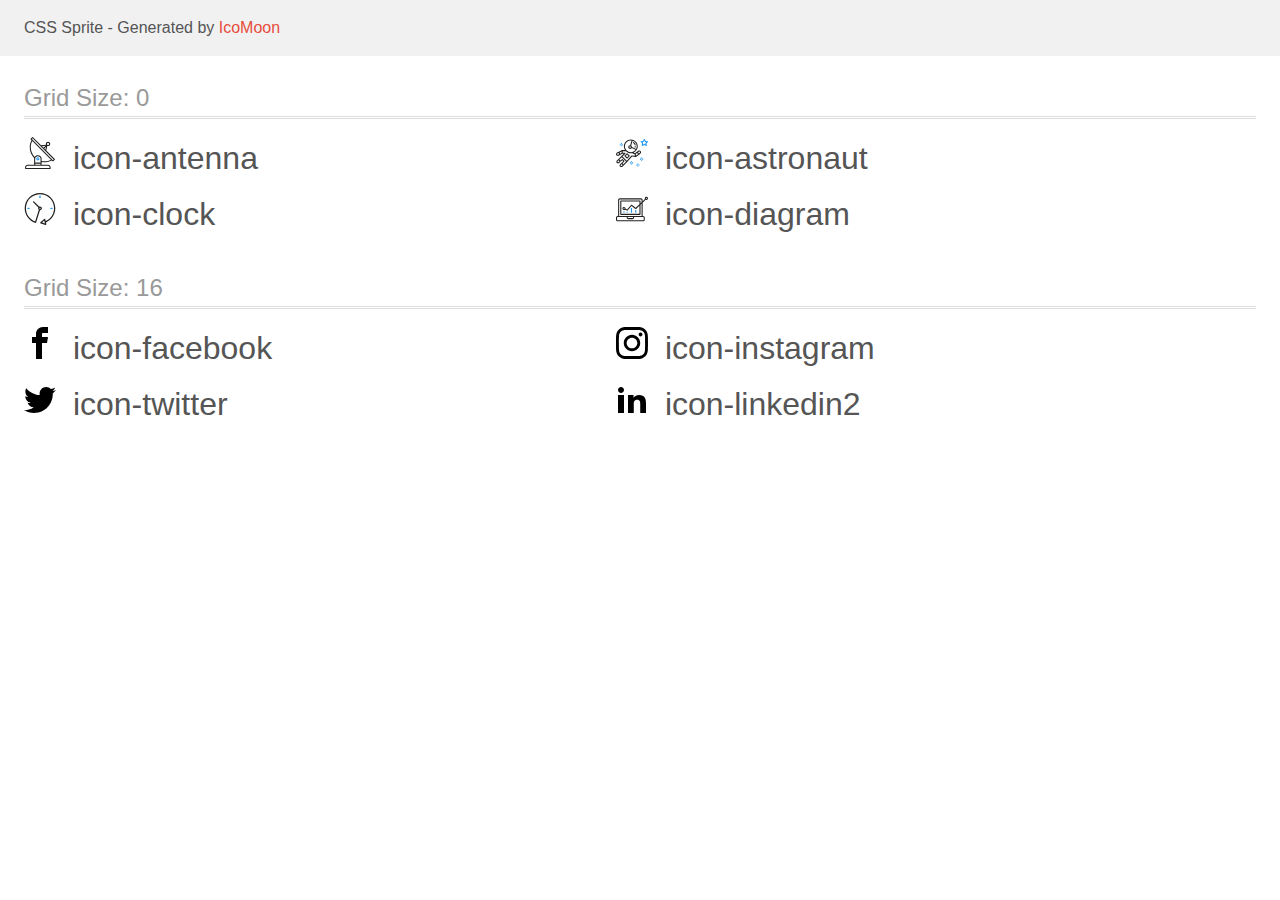
<file: images/abouticons/sprite/sprite.html>
<!doctype html>
<html>
<head>
    <title>CSS Sprite</title>
    <meta charset="utf-8">
    <meta name="viewport" content="width=device-width, initial-scale=1">
    <link href="sprite.css" rel="stylesheet">
</head>
<style>
    body {
        font-family: sans-serif;
        color: #555;
        margin: 0;
        line-height: 1.5;
    }
    a, a:visited {
        color: #e74c3c;
        text-decoration: none;
    }
    a:hover {
        box-shadow: 0 1px;
    }
    header {
        background: #F1F1F1;
    }
    p {
        margin: 1em 0;
    }
    h1 {
        font-size: 1.5em;
        font-weight: normal;
        margin: 1em 0 .75em;
        color: #999;
        box-shadow: 0 1px #ddd, 0 2px #fff, 0 3px #ddd;
    }
    .mhl {
        margin-left: 1.5em;
        margin-right: 1.5em;
    }
    .cell {
        float: left;
        margin-right: 1.5em;
        margin-bottom: .25em;
        width: 17em;
        overflow: hidden;
    }
    .cell span {
        margin-right: .25em;
    }
    .clearfix:before, .clearfix:after {
        content: " ";
        display: table;
    }
    .clearfix:after {
        clear: both;
    }
    .fs1 {
        font-size: 32px;
    }
    .fs2 {
        font-size: 32px;
    }

</style>
<body>

<header class="clearfix">
    <p class="mhl">CSS Sprite - Generated by <a href="https://icomoon.io/app">IcoMoon</a></p>
</header>
    <div class="clearfix mhl">
        <h1>Grid Size: 0</h1>
        <div class="cell fs1">
            <span class="icon icon-antenna"></span>
            icon-antenna
        </div>
        <div class="cell fs1">
            <span class="icon icon-astronaut"></span>
            icon-astronaut
        </div>
        <div class="cell fs1">
            <span class="icon icon-clock"></span>
            icon-clock
        </div>
        <div class="cell fs1">
            <span class="icon icon-diagram"></span>
            icon-diagram
        </div>
  </div>
    <div class="clearfix mhl">
        <h1>Grid Size: 16</h1>
        <div class="cell fs2">
            <span class="icon icon-facebook"></span>
            icon-facebook
        </div>
        <div class="cell fs2">
            <span class="icon icon-instagram"></span>
            icon-instagram
        </div>
        <div class="cell fs2">
            <span class="icon icon-twitter"></span>
            icon-twitter
        </div>
        <div class="cell fs2">
            <span class="icon icon-linkedin2"></span>
            icon-linkedin2
        </div>
  </div>

</body>
</html>
</file>
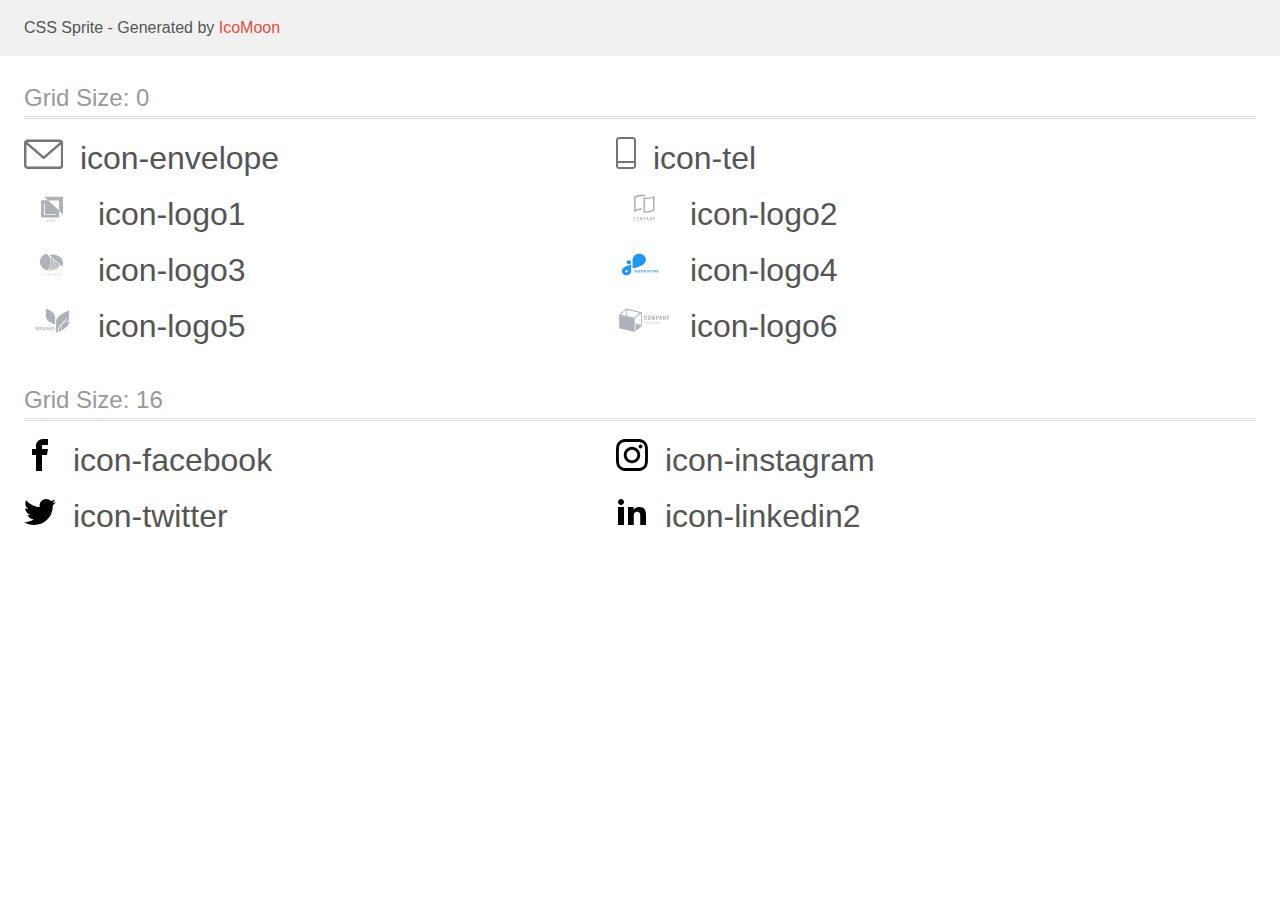
<file: images/contacticons/sprite/sprite.html>
<!doctype html>
<html>
<head>
    <title>CSS Sprite</title>
    <meta charset="utf-8">
    <meta name="viewport" content="width=device-width, initial-scale=1">
    <link href="sprite.css" rel="stylesheet">
</head>
<style>
    body {
        font-family: sans-serif;
        color: #555;
        margin: 0;
        line-height: 1.5;
    }
    a, a:visited {
        color: #e74c3c;
        text-decoration: none;
    }
    a:hover {
        box-shadow: 0 1px;
    }
    header {
        background: #F1F1F1;
    }
    p {
        margin: 1em 0;
    }
    h1 {
        font-size: 1.5em;
        font-weight: normal;
        margin: 1em 0 .75em;
        color: #999;
        box-shadow: 0 1px #ddd, 0 2px #fff, 0 3px #ddd;
    }
    .mhl {
        margin-left: 1.5em;
        margin-right: 1.5em;
    }
    .cell {
        float: left;
        margin-right: 1.5em;
        margin-bottom: .25em;
        width: 17em;
        overflow: hidden;
    }
    .cell span {
        margin-right: .25em;
    }
    .clearfix:before, .clearfix:after {
        content: " ";
        display: table;
    }
    .clearfix:after {
        clear: both;
    }
    .fs1 {
        font-size: 32px;
    }
    .fs2 {
        font-size: 32px;
    }

</style>
<body>

<header class="clearfix">
    <p class="mhl">CSS Sprite - Generated by <a href="https://icomoon.io/app">IcoMoon</a></p>
</header>
    <div class="clearfix mhl">
        <h1>Grid Size: 0</h1>
        <div class="cell fs1">
            <span class="icon icon-envelope"></span>
            icon-envelope
        </div>
        <div class="cell fs1">
            <span class="icon icon-tel"></span>
            icon-tel
        </div>
        <div class="cell fs1">
            <span class="icon icon-logo1"></span>
            icon-logo1
        </div>
        <div class="cell fs1">
            <span class="icon icon-logo2"></span>
            icon-logo2
        </div>
        <div class="cell fs1">
            <span class="icon icon-logo3"></span>
            icon-logo3
        </div>
        <div class="cell fs1">
            <span class="icon icon-logo4"></span>
            icon-logo4
        </div>
        <div class="cell fs1">
            <span class="icon icon-logo5"></span>
            icon-logo5
        </div>
        <div class="cell fs1">
            <span class="icon icon-logo6"></span>
            icon-logo6
        </div>
  </div>
    <div class="clearfix mhl">
        <h1>Grid Size: 16</h1>
        <div class="cell fs2">
            <span class="icon icon-facebook"></span>
            icon-facebook
        </div>
        <div class="cell fs2">
            <span class="icon icon-instagram"></span>
            icon-instagram
        </div>
        <div class="cell fs2">
            <span class="icon icon-twitter"></span>
            icon-twitter
        </div>
        <div class="cell fs2">
            <span class="icon icon-linkedin2"></span>
            icon-linkedin2
        </div>
  </div>

</body>
</html>
</file>
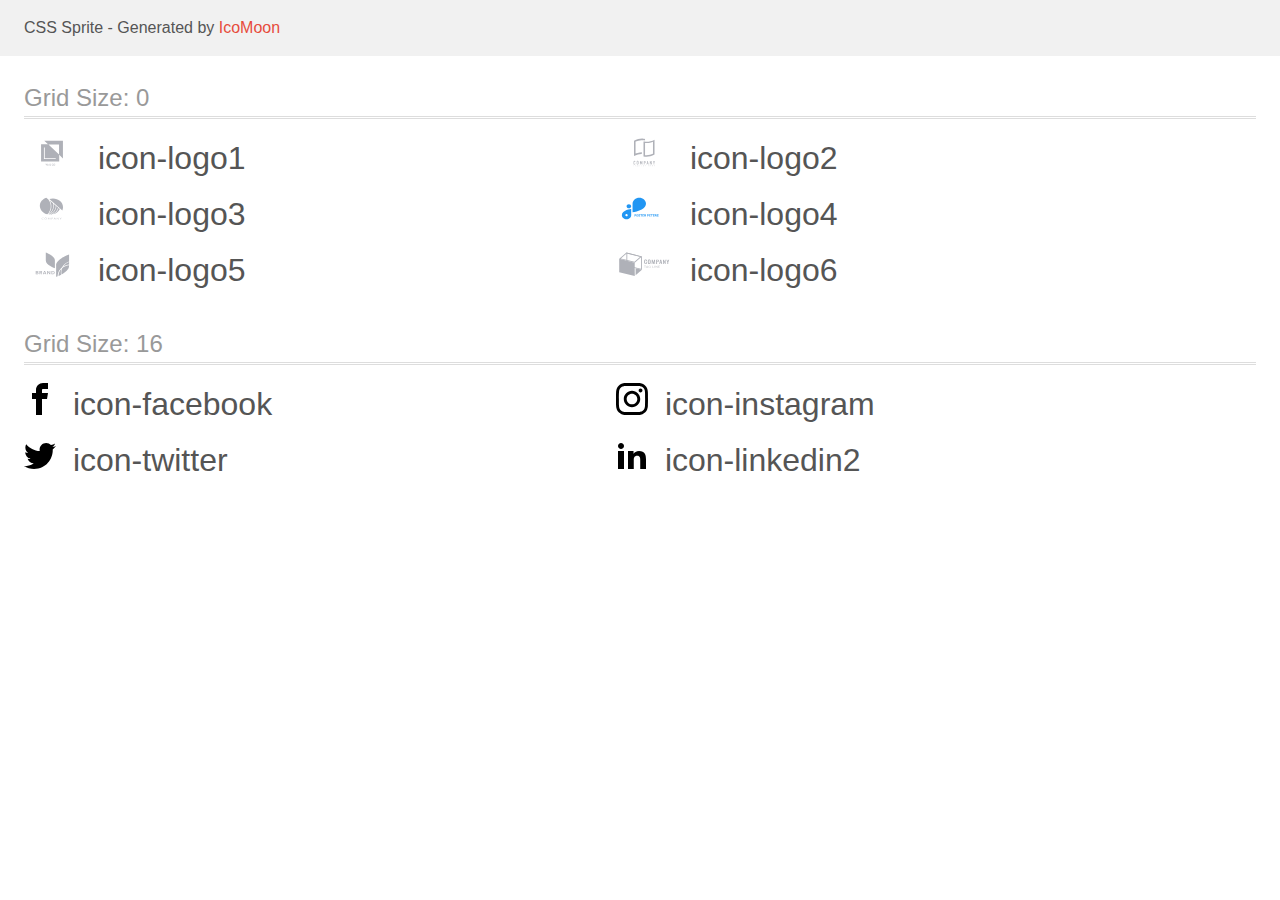
<file: images/logoicons/sprite/sprite.html>
<!doctype html>
<html>
<head>
    <title>CSS Sprite</title>
    <meta charset="utf-8">
    <meta name="viewport" content="width=device-width, initial-scale=1">
    <link href="sprite.css" rel="stylesheet">
</head>
<style>
    body {
        font-family: sans-serif;
        color: #555;
        margin: 0;
        line-height: 1.5;
    }
    a, a:visited {
        color: #e74c3c;
        text-decoration: none;
    }
    a:hover {
        box-shadow: 0 1px;
    }
    header {
        background: #F1F1F1;
    }
    p {
        margin: 1em 0;
    }
    h1 {
        font-size: 1.5em;
        font-weight: normal;
        margin: 1em 0 .75em;
        color: #999;
        box-shadow: 0 1px #ddd, 0 2px #fff, 0 3px #ddd;
    }
    .mhl {
        margin-left: 1.5em;
        margin-right: 1.5em;
    }
    .cell {
        float: left;
        margin-right: 1.5em;
        margin-bottom: .25em;
        width: 17em;
        overflow: hidden;
    }
    .cell span {
        margin-right: .25em;
    }
    .clearfix:before, .clearfix:after {
        content: " ";
        display: table;
    }
    .clearfix:after {
        clear: both;
    }
    .fs1 {
        font-size: 32px;
    }
    .fs2 {
        font-size: 32px;
    }

</style>
<body>

<header class="clearfix">
    <p class="mhl">CSS Sprite - Generated by <a href="https://icomoon.io/app">IcoMoon</a></p>
</header>
    <div class="clearfix mhl">
        <h1>Grid Size: 0</h1>
        <div class="cell fs1">
            <span class="icon icon-logo1"></span>
            icon-logo1
        </div>
        <div class="cell fs1">
            <span class="icon icon-logo2"></span>
            icon-logo2
        </div>
        <div class="cell fs1">
            <span class="icon icon-logo3"></span>
            icon-logo3
        </div>
        <div class="cell fs1">
            <span class="icon icon-logo4"></span>
            icon-logo4
        </div>
        <div class="cell fs1">
            <span class="icon icon-logo5"></span>
            icon-logo5
        </div>
        <div class="cell fs1">
            <span class="icon icon-logo6"></span>
            icon-logo6
        </div>
  </div>
    <div class="clearfix mhl">
        <h1>Grid Size: 16</h1>
        <div class="cell fs2">
            <span class="icon icon-facebook"></span>
            icon-facebook
        </div>
        <div class="cell fs2">
            <span class="icon icon-instagram"></span>
            icon-instagram
        </div>
        <div class="cell fs2">
            <span class="icon icon-twitter"></span>
            icon-twitter
        </div>
        <div class="cell fs2">
            <span class="icon icon-linkedin2"></span>
            icon-linkedin2
        </div>
  </div>

</body>
</html>
</file>
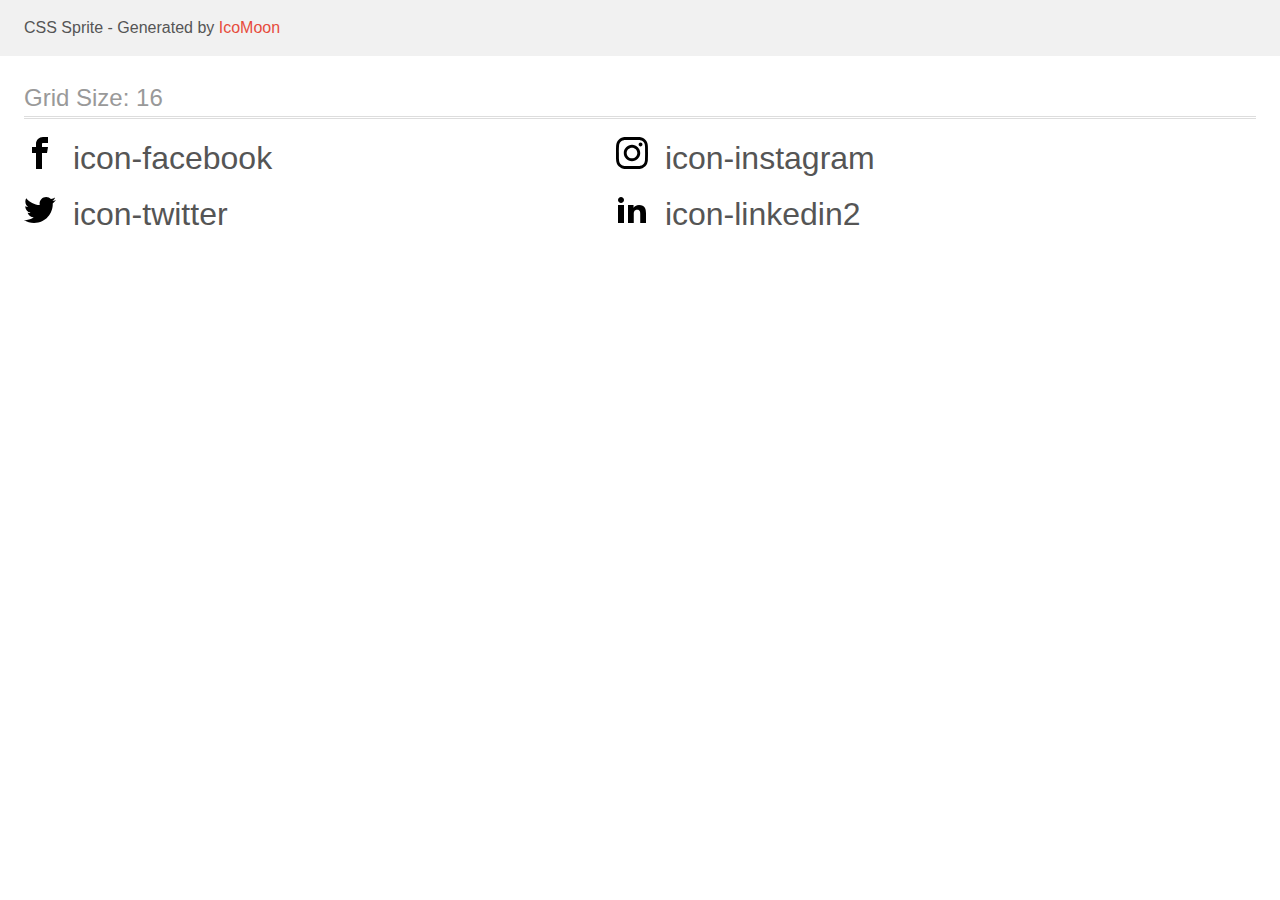
<file: images/socialicons/sprite/sprite.html>
<!doctype html>
<html>
<head>
    <title>CSS Sprite</title>
    <meta charset="utf-8">
    <meta name="viewport" content="width=device-width, initial-scale=1">
    <link href="sprite.css" rel="stylesheet">
</head>
<style>
    body {
        font-family: sans-serif;
        color: #555;
        margin: 0;
        line-height: 1.5;
    }
    a, a:visited {
        color: #e74c3c;
        text-decoration: none;
    }
    a:hover {
        box-shadow: 0 1px;
    }
    header {
        background: #F1F1F1;
    }
    p {
        margin: 1em 0;
    }
    h1 {
        font-size: 1.5em;
        font-weight: normal;
        margin: 1em 0 .75em;
        color: #999;
        box-shadow: 0 1px #ddd, 0 2px #fff, 0 3px #ddd;
    }
    .mhl {
        margin-left: 1.5em;
        margin-right: 1.5em;
    }
    .cell {
        float: left;
        margin-right: 1.5em;
        margin-bottom: .25em;
        width: 17em;
        overflow: hidden;
    }
    .cell span {
        margin-right: .25em;
    }
    .clearfix:before, .clearfix:after {
        content: " ";
        display: table;
    }
    .clearfix:after {
        clear: both;
    }
    .fs1 {
        font-size: 32px;
    }

</style>
<body>

<header class="clearfix">
    <p class="mhl">CSS Sprite - Generated by <a href="https://icomoon.io/app">IcoMoon</a></p>
</header>
    <div class="clearfix mhl">
        <h1>Grid Size: 16</h1>
        <div class="cell fs1">
            <span class="icon icon-facebook"></span>
            icon-facebook
        </div>
        <div class="cell fs1">
            <span class="icon icon-instagram"></span>
            icon-instagram
        </div>
        <div class="cell fs1">
            <span class="icon icon-twitter"></span>
            icon-twitter
        </div>
        <div class="cell fs1">
            <span class="icon icon-linkedin2"></span>
            icon-linkedin2
        </div>
  </div>

</body>
</html>
</file>
<file: css/style.css>
:root {
  --brand-color: #2196f3;
  --footer-bg-color: #2f303a;
}

body {
  color: #212121;
  font-family: "Roboto";
  letter-spacing: 0.03em;
}
*,
*::before,
*::after {
  box-sizing: border-box;
  margin-block-start: 0;
  margin-block-end: 0;
  margin-inline-start: 0;
  margin-inline-end: 0;
  padding-inline-start: 0;
}

.unstyled-list {
  list-style-type: none;
}
.link {
  text-decoration: none;
}
.section-title {
  font-weight: 700;
  font-size: 36px;
  line-height: 42px;
  letter-spacing: 0.03em;
  display: inline-block;
  margin: 0 auto;
}
.container {
  display: flex;
  flex: 0 1 1170px;
}
/* Header */
.page-header {
  display: flex;
  max-width: 1600px;
}
.page-header .container {
  display: flex;
  flex: 0 1 1170px;
  margin: 0 auto;
  align-items: center;
}
.logo .first-part-logo {
  color: var(--brand-color);
}
.page-header .logo {
  color: #000000;
  font-family: "Raleway";
  font-weight: 700;
  font-size: 26px;
  line-height: 1.19;
}
.contact-list-item,
.main-nav-item {
  display: inline-block;
}
.main-nav-link:hover::after {
  content: "";
  width: 100%;
  height: 4px;
  background-color: var(--brand-color);
  position: absolute;
  bottom: 0;
  left: 0;
}
.main-nav-list {
  display: flex;
  gap: 50px;
  margin-left: 93px;
  padding: 35px 0;
}
.main-nav-link {
  color: inherit;
  font-weight: 500;
  font-size: 14px;
  line-height: 1.14;
  letter-spacing: 0.02em;
  transition: color 250ms cubic-bezier(0.4, 0, 0.2, 1);
  overflow: hidden;
  position: relative;
  padding-bottom: 32px;
}
.main-nav-link:hover,
.main-nav-link:active,
.main-nav-link:focus {
  color: var(--brand-color);
}
.contact-list {
  margin-left: auto;
  margin-right: 10px;
  display: flex;
  gap: 40px;
}
.contact-nav-link {
  color: #757575;
  font-weight: 500;
  font-size: 14px;
  line-height: 1.14;
  letter-spacing: 0.02em;
  display: flex;
  gap: 10px;
  align-items: center;
  transition: color 250ms cubic-bezier(0.4, 0, 0.2, 1);
}
.contact-nav-link:hover {
  color: var(--brand-color);
}
.contact-icon {
  fill: currentColor;
}
/* Hero Section*/
.hero-section {
  background-image: linear-gradient(to top, #2f303a, #757575, #f5f4fa);
  display: flex;
  flex-direction: column;
  height: 600px;
  align-items: center;
  justify-content: center;
  gap: 30px;
  max-width: 1600px;
}
.hero-section-title {
  color: #ffffff;
  font-weight: 900;
  font-size: 44px;
  line-height: 1.36;
  letter-spacing: 0.06em;
  text-align: center;
}
.hero-section-button {
  color: #ffffff;
  background-color: var(--brand-color);
  font-weight: 700;
  font-size: 16px;
  line-height: 1.87;
  letter-spacing: 0.06em;
  cursor: pointer;
  border: 0px solid var(--brand-color);
  border-radius: 4px;
  font-family: inherit;
  width: 200px;
  height: 50px;
  align-self: center;
  transition: background-color 250ms cubic-bezier(0.4, 0, 0.2, 1);
}
.hero-section-button:focus,
.hero-section-button:active,
.hero-section-button:hover {
  background-color: #1775c1;
}

/*About Section*/

.about-section {
  display: flex;
  justify-content: center;
  padding: 94px 0 0 0;
  max-width: 1600px;
}
.about-list {
  display: flex;
  gap: 30px;
  padding: 0;
}

.about-link {
  display: flex;
  justify-content: center;
  align-items: center;
  padding: 25px 100px;
  background-color: #f5f4fa;
  border-radius: 4px;
  margin-bottom: 30px;
  max-width: 270px;
  max-height: 120px;
  transition: border 250ms cubic-bezier(0.4, 0, 0.2, 1);
}
.about-link:hover {
  border: 2px solid var(--brand-color);
}
.about-section .section-subtitle {
  font-weight: 700;
  font-size: 14px;
  line-height: 1.14;
  letter-spacing: 0.03em;
  margin-bottom: 10px;
}
.about-section .section-text {
  color: #757575;
  font-weight: 400;
  font-size: 14px;
  line-height: 1.71;
  letter-spacing: 0.03em;
  text-align: left;
}

/*what we do section*/
.what-we-do-section {
  display: flex;
  justify-content: center;
  max-width: 1600px;
}
.what-we-do-section .container {
  padding: 94px 0;
  flex-direction: column;
  gap: 50px;
}
.what-we-do-list {
  display: flex;
  gap: 30px;
}
.what-we-do-list-item {
  flex-basis: 370px;
  position: relative;
  overflow: hidden;
  display: flex;
  align-items: flex-end;
}
.what-we-do-list-item > .text {
  font-weight: 700;
  font-size: 14px;
  line-height: 1.14;
  letter-spacing: 0.03em;
  text-transform: uppercase;
  color: #ffffff;
  position: absolute;
  margin: 0;
  width: 100%;
  padding: 27px 0;
  text-align: center;
  background-color: rgba(47, 48, 58, 0.8);
}

/*our team section*/
.our-team-section {
  background-color: #f5f4fa;
  display: flex;
  justify-content: center;
  max-width: 1600px;
}
.our-team-section .container {
  padding: 94px 0;
  flex-direction: column;
  gap: 50px;
}

.our-team-list {
  display: flex;
  gap: 30px;
}
.our-team-list-item {
  display: flex;
  flex-direction: column;
  padding-bottom: 30px;
  background-color: #ffffff;
  box-shadow: 0px 1px 3px rgba(0, 0, 0, 0.12), 0px 1px 1px rgba(0, 0, 0, 0.14),
    0px 2px 1px rgba(0, 0, 0, 0.2);
  border-radius: 0px 0px 4px 4px;
}

.our-team-section .section-subtitle {
  font-style: normal;
  font-weight: 500;
  font-size: 16px;
  line-height: 1.18;
  text-align: center;
  margin-bottom: 10px;
  margin-top: 30px;
}
.our-team-section .section-text {
  color: #757575;
  font-weight: 400;
  font-size: 16px;
  line-height: 1.18;
  text-align: center;
  padding-bottom: 16px;
}
.social-icons-list {
  display: flex;
  justify-content: center;
  gap: 10px;
}
.social-link {
  padding: 12px;
  border-radius: 50%;
  display: flex;
  justify-content: center;
  align-items: center;
  color: #afb1b8;
  transition: color 250ms cubic-bezier(0.4, 0, 0.2, 1);
  transition: background-color 250ms cubic-bezier(0.4, 0, 0.2, 1);
}
.social-icon {
  fill: currentColor;
}
.social-link:hover {
  background-color: var(--brand-color);
  color: white;
}
/*Regular customers*/
.customers-section {
  display: flex;
  justify-content: center;
  max-width: 1600px;
}
.customers-section .container {
  flex-direction: column;
  padding: 94px 0;
  gap: 50px;
}
.customers-list {
  display: flex;
  gap: 30px;
}
.customers-logo-link {
  display: flex;
  justify-content: center;
  padding: 16px 32px;
  border: 1px solid #afb1b8;
  border-radius: 4px;
  color: #afb1b8;
  transition: border 250ms cubic-bezier(0.4, 0, 0.2, 1);
  transition: color 250ms cubic-bezier(0.4, 0, 0.2, 1);
}
.customers-logo-icon {
  fill: currentColor;
}
.customers-logo-link:hover {
  border: 1px solid var(--brand-color);
  color: var(--brand-color);
}
/*footer*/
.footer {
  display: flex;
  justify-content: center;
  background-color: var(--footer-bg-color);
  max-width: 1600px;
}
.footer .container {
  padding: 60px 0;
  gap: 94px;
}
.footer .logo {
  color: #ffffff;
  font-family: "Raleway";
  font-weight: 700;
  font-size: 26px;
  line-height: 1.19;
  display: block;
  margin-bottom: 16px;
}

.address-list {
  display: flex;
  flex-direction: column;
  gap: 12px;
}
.address {
  color: #ffffff;
  font-style: normal;
  font-weight: 400;
  font-size: 14px;
  line-height: 1.14;
  transition: color 250ms cubic-bezier(0.4, 0, 0.2, 1);
}
.address:hover,
.address:focus,
.address:active {
  color: var(--brand-color);
}

.contacts {
  color: rgba(255, 255, 255, 0.6);
  font-style: normal;
  font-weight: 400;
  font-size: 14px;
  line-height: 1.14;
  transition: color 250ms cubic-bezier(0.4, 0, 0.2, 1);
}
.contacts:hover,
.contacts:focus,
.contacts:active {
  color: var(--brand-color);
}
.social .section-subtitle {
  font-weight: 700;
  font-size: 14px;
  line-height: 1.14;
  letter-spacing: 0.03em;
  color: #ffffff;
  padding: 15px 0 20px 0;
}
.social-icons-list {
  display: flex;
  justify-content: center;
  gap: 10px;
}
.footer .social-link {
  padding: 12px;
  border-radius: 50%;
  width: 44px;
  height: 44px;
  display: flex;
  justify-content: center;
  align-items: center;
  color: #ffffff;
  background-color: rgba(255, 255, 255, 0.1);
  transition: background-color 250ms cubic-bezier(0.4, 0, 0.2, 1);
}
.footer .social-icon {
  width: 20px;
  height: 20px;
  fill: currentColor;
}
.footer .social-link:hover {
  background-color: var(--brand-color);
}

/*portofolio*/
.portofolio-section {
  display: flex;
  width: 1600px;
  justify-content: center;
}
.portofolio-section .container {
  padding: 94px 0;
  flex-direction: column;
  gap: 50px;
}
.nav-button-list {
  display: flex;
  justify-content: center;
  gap: 8px;
}
.nav-button {
  background-color: #f5f4fa;
  color: #212121;
  font-weight: 500;
  font-size: 16px;
  line-height: 1.62;
  letter-spacing: 0.03em;
  cursor: pointer;
  border: 1px solid #f5f4fa;
  font-family: inherit;
  border-radius: 4px;
  padding: 6px 22px;
  transition: background-color 250ms cubic-bezier(0.4, 0, 0.2, 1);
  transition: color 250ms cubic-bezier(0.4, 0, 0.2, 1);
  transition: border 250ms cubic-bezier(0.4, 0, 0.2, 1);
  transition: box-shadow 250ms cubic-bezier(0.4, 0, 0.2, 1);
}
.nav-button:hover,
.nav-button:focus,
.nav-button:active {
  background-color: var(--brand-color);
  color: #ffffff;
  border: 1px solid var(--brand-color);
  box-shadow: 0px 3px 1px rgba(0, 0, 0, 0.1), 0px 1px 2px rgba(0, 0, 0, 0.08),
    0px 2px 2px rgba(0, 0, 0, 0.12);
}

.image-list {
  display: flex;
  flex-wrap: wrap;
  flex: 0 1 1170px;
  gap: 30px;
}
.image-list-item {
  display: flex;
  flex-direction: column;
  max-width: 370px;
  border: 1px solid #eeeeee;
  transition: box-shadow 250ms cubic-bezier(0.4, 0, 0.2, 1);
}

.image-list-item:hover {
  box-shadow: 0px 1px 1px rgba(0, 0, 0, 0.12), 0px 4px 4px rgba(0, 0, 0, 0.06),
    1px 4px 6px rgba(0, 0, 0, 0.16);
}

.image-list .section-subtitle {
  font-weight: 700;
  font-size: 18px;
  line-height: 2;
  letter-spacing: 0.06em;
  margin: 20px 24px 4px 24px;
}
.image-list .section-text {
  color: #757575;
  font-weight: 400;
  font-size: 16px;
  line-height: 1.87;
  margin: 0px 24px 20px 24px;
}
.image {
  position: relative;
  overflow: hidden;
}
.image:hover .overlay {
  transform: translateY(0);
}
.overlay {
  background-color: rgba(33, 150, 243, 0.9);
  position: absolute;
  top: 0;
  left: 0;
  width: 100%;
  height: 101%;
  display: flex;
  padding: 63px 24px;
  transform: translateY(100%);
  transition: transform 250ms ease;
}
.overlay-text {
  font-style: normal;
  font-weight: 400;
  font-size: 18px;
  line-height: 1.55;
  letter-spacing: 0.03em;
  color: #ffffff;
}
.modal {
  background-color: rgba(0, 0, 0, 0.2);
  position: fixed;
  width: 100%;
  height: 100%;
  display: flex;
  justify-content: center;
  align-items: center;
  transition: opacity 3s linear, transform 3s linear;
}
.inner-modal {
  width: 528px;
  height: 581px;
  background-color: #ffffff;
  position: relative;
  display: flex;
  justify-content: flex-end;
}
.close-modal {
  color: #000000;
  border: 1px solid rgba(0, 0, 0, 0.1);
  width: 30px;
  height: 30px;
  border-radius: 50%;
  margin: 8px;
  cursor: pointer;
  padding: 4px;
  background-color: #ffffff;
  transition: background-color 250ms cubic-bezier(0.4, 0, 0.2, 1);
}
.close-modal:hover {
  background-color: #eeeff5;
}

.is-hidden {
  visibility: hidden;
  opacity: 0;
  pointer-events: none;
  transform: scale(0.1);
}
</file>
<file: images/abouticons/demo-files/demo.css>
body {
  padding: 0;
  margin: 0;
  font-family: sans-serif;
  font-size: 1em;
  line-height: 1.5;
  color: #555;
  background: #fff;
}
h1 {
  font-size: 1.5em;
  font-weight: normal;
  box-shadow: 0 1px #ddd, 0 2px #fff, 0 3px #ddd;
}
small {
  font-size: .66666667em;
}
a {
  color: #e74c3c;
  text-decoration: none;
}
a:hover, a:focus {
  box-shadow: 0 1px #e74c3c;
}
.bshadow0, input {
  box-shadow: inset 0 -2px #e7e7e7;
}
input:hover {
  box-shadow: inset 0 -2px #ccc;
}
input, fieldset {
  font-size: 1em;
  margin: 0;
  padding: 0;
  border: 0;
}
input {
  color: inherit;
  line-height: 1.5;
  height: 1.5em;
  padding: .25em 0;
}
input:focus {
  outline: none;
  box-shadow: inset 0 -2px #449fdb;
}
.glyph {
  font-size: 16px;
  margin-right: 1.5em;
  float: left;
  width: 17em;
}
svg {
  color: #000;
}
.liga {
  width: 80%;
  width: calc(100% - 2.5em);
}
.talign-right {
  text-align: right;
}
.talign-center {
  text-align: center;
}
.bgc1 {
  background: #f1f1f1;
}
.fgc0 {
  color: #000;
}
.fgc1 {
  color: #999;
}
p {
  margin-top: 1em;
  margin-bottom: 1em;
}
.mvm {
  margin-top: .75em;
  margin-bottom: .75em;
}
.mtn {
  margin-top: 0;
}
.mtl, .mal {
  margin-top: 1.5em;
}
.mbl, .mal {
  margin-bottom: 1.5em;
}
.mal, .mhl {
  margin-left: 1.5em;
  margin-right: 1.5em;
}
.mhmm {
  margin-left: 1em;
  margin-right: 1em;
}
.ptl {
  padding-top: 1.5em;
}
.pbs, .pvs {
  padding-bottom: .25em;
}
.pvs, .pts {
  padding-top: .25em;
}
.unit {
  float: left;
}
.unitRight {
  float: right;
}
.size1of2 {
  width: 50%;
}
.size1of1 {
  width: 100%;
}
.clearfix:before, .clearfix:after {
  content: " ";
  display: table;
}
.clearfix:after {
  clear: both;
}
.hidden-true {
  display: none;
}
.textbox0 {
  width: 3em;
  background: #f1f1f1;
  padding: .25em .5em;
  line-height: 1.5;
  height: 1.5em;
}
.fs0 {
  font-size: 16px;
}
.fs1 {
  font-size: 32px;
}
.fs2 {
  font-size: 32px;
}
.name {
  margin-left: .25em;
}
</file>
<file: images/abouticons/style.css>
.icon {
  display: inline-block;
  width: 1em;
  height: 1em;
  stroke-width: 0;
  stroke: currentColor;
  fill: currentColor;
}

/* ==========================================
Single-colored icons can be modified like so:
.icon-name {
  font-size: 32px;
  color: red;
}
========================================== */
</file>
<file: images/contacticons/demo-files/demo.css>
body {
  padding: 0;
  margin: 0;
  font-family: sans-serif;
  font-size: 1em;
  line-height: 1.5;
  color: #555;
  background: #fff;
}
h1 {
  font-size: 1.5em;
  font-weight: normal;
  box-shadow: 0 1px #ddd, 0 2px #fff, 0 3px #ddd;
}
small {
  font-size: .66666667em;
}
a {
  color: #e74c3c;
  text-decoration: none;
}
a:hover, a:focus {
  box-shadow: 0 1px #e74c3c;
}
.bshadow0, input {
  box-shadow: inset 0 -2px #e7e7e7;
}
input:hover {
  box-shadow: inset 0 -2px #ccc;
}
input, fieldset {
  font-size: 1em;
  margin: 0;
  padding: 0;
  border: 0;
}
input {
  color: inherit;
  line-height: 1.5;
  height: 1.5em;
  padding: .25em 0;
}
input:focus {
  outline: none;
  box-shadow: inset 0 -2px #449fdb;
}
.glyph {
  font-size: 16px;
  margin-right: 1.5em;
  float: left;
  width: 17em;
}
svg {
  color: #000;
}
.liga {
  width: 80%;
  width: calc(100% - 2.5em);
}
.talign-right {
  text-align: right;
}
.talign-center {
  text-align: center;
}
.bgc1 {
  background: #f1f1f1;
}
.fgc0 {
  color: #000;
}
.fgc1 {
  color: #999;
}
p {
  margin-top: 1em;
  margin-bottom: 1em;
}
.mvm {
  margin-top: .75em;
  margin-bottom: .75em;
}
.mtn {
  margin-top: 0;
}
.mtl, .mal {
  margin-top: 1.5em;
}
.mbl, .mal {
  margin-bottom: 1.5em;
}
.mal, .mhl {
  margin-left: 1.5em;
  margin-right: 1.5em;
}
.mhmm {
  margin-left: 1em;
  margin-right: 1em;
}
.ptl {
  padding-top: 1.5em;
}
.pbs, .pvs {
  padding-bottom: .25em;
}
.pvs, .pts {
  padding-top: .25em;
}
.unit {
  float: left;
}
.unitRight {
  float: right;
}
.size1of2 {
  width: 50%;
}
.size1of1 {
  width: 100%;
}
.clearfix:before, .clearfix:after {
  content: " ";
  display: table;
}
.clearfix:after {
  clear: both;
}
.hidden-true {
  display: none;
}
.textbox0 {
  width: 3em;
  background: #f1f1f1;
  padding: .25em .5em;
  line-height: 1.5;
  height: 1.5em;
}
.fs0 {
  font-size: 16px;
}
.fs1 {
  font-size: 32px;
}
.fs2 {
  font-size: 32px;
}
.name {
  margin-left: .25em;
}
</file>
<file: images/contacticons/style.css>
.icon {
  display: inline-block;
  width: 1em;
  height: 1em;
  stroke-width: 0;
  stroke: currentColor;
  fill: currentColor;
}

/* ==========================================
Single-colored icons can be modified like so:
.icon-name {
  font-size: 32px;
  color: red;
}
========================================== */

.icon-envelope {
  width: 1.23046875em;
}

.icon-tel {
  width: 0.625em;
}

.icon-logo1 {
  width: 1.7666015625em;
}

.icon-logo2 {
  width: 1.7666015625em;
}

.icon-logo3 {
  width: 1.7666015625em;
}

.icon-logo4 {
  width: 1.7666015625em;
}

.icon-logo5 {
  width: 1.7666015625em;
}

.icon-logo6 {
  width: 1.7666015625em;
}
</file>
<file: images/logoicons/demo-files/demo.css>
body {
  padding: 0;
  margin: 0;
  font-family: sans-serif;
  font-size: 1em;
  line-height: 1.5;
  color: #555;
  background: #fff;
}
h1 {
  font-size: 1.5em;
  font-weight: normal;
  box-shadow: 0 1px #ddd, 0 2px #fff, 0 3px #ddd;
}
small {
  font-size: .66666667em;
}
a {
  color: #e74c3c;
  text-decoration: none;
}
a:hover, a:focus {
  box-shadow: 0 1px #e74c3c;
}
.bshadow0, input {
  box-shadow: inset 0 -2px #e7e7e7;
}
input:hover {
  box-shadow: inset 0 -2px #ccc;
}
input, fieldset {
  font-size: 1em;
  margin: 0;
  padding: 0;
  border: 0;
}
input {
  color: inherit;
  line-height: 1.5;
  height: 1.5em;
  padding: .25em 0;
}
input:focus {
  outline: none;
  box-shadow: inset 0 -2px #449fdb;
}
.glyph {
  font-size: 16px;
  margin-right: 1.5em;
  float: left;
  width: 17em;
}
svg {
  color: #000;
}
.liga {
  width: 80%;
  width: calc(100% - 2.5em);
}
.talign-right {
  text-align: right;
}
.talign-center {
  text-align: center;
}
.bgc1 {
  background: #f1f1f1;
}
.fgc0 {
  color: #000;
}
.fgc1 {
  color: #999;
}
p {
  margin-top: 1em;
  margin-bottom: 1em;
}
.mvm {
  margin-top: .75em;
  margin-bottom: .75em;
}
.mtn {
  margin-top: 0;
}
.mtl, .mal {
  margin-top: 1.5em;
}
.mbl, .mal {
  margin-bottom: 1.5em;
}
.mal, .mhl {
  margin-left: 1.5em;
  margin-right: 1.5em;
}
.mhmm {
  margin-left: 1em;
  margin-right: 1em;
}
.ptl {
  padding-top: 1.5em;
}
.pbs, .pvs {
  padding-bottom: .25em;
}
.pvs, .pts {
  padding-top: .25em;
}
.unit {
  float: left;
}
.unitRight {
  float: right;
}
.size1of2 {
  width: 50%;
}
.size1of1 {
  width: 100%;
}
.clearfix:before, .clearfix:after {
  content: " ";
  display: table;
}
.clearfix:after {
  clear: both;
}
.hidden-true {
  display: none;
}
.textbox0 {
  width: 3em;
  background: #f1f1f1;
  padding: .25em .5em;
  line-height: 1.5;
  height: 1.5em;
}
.fs0 {
  font-size: 16px;
}
.fs1 {
  font-size: 32px;
}
.fs2 {
  font-size: 32px;
}
.name {
  margin-left: .25em;
}
</file>
<file: images/logoicons/style.css>
.icon {
  display: inline-block;
  width: 1em;
  height: 1em;
  stroke-width: 0;
  stroke: currentColor;
  fill: currentColor;
}

/* ==========================================
Single-colored icons can be modified like so:
.icon-name {
  font-size: 32px;
  color: red;
}
========================================== */

.icon-logo1 {
  width: 1.7666015625em;
}

.icon-logo2 {
  width: 1.7666015625em;
}

.icon-logo3 {
  width: 1.7666015625em;
}

.icon-logo4 {
  width: 1.7666015625em;
}

.icon-logo5 {
  width: 1.7666015625em;
}

.icon-logo6 {
  width: 1.7666015625em;
}
</file>
<file: images/socialicons/demo-files/demo.css>
body {
  padding: 0;
  margin: 0;
  font-family: sans-serif;
  font-size: 1em;
  line-height: 1.5;
  color: #555;
  background: #fff;
}
h1 {
  font-size: 1.5em;
  font-weight: normal;
  box-shadow: 0 1px #ddd, 0 2px #fff, 0 3px #ddd;
}
small {
  font-size: .66666667em;
}
a {
  color: #e74c3c;
  text-decoration: none;
}
a:hover, a:focus {
  box-shadow: 0 1px #e74c3c;
}
.bshadow0, input {
  box-shadow: inset 0 -2px #e7e7e7;
}
input:hover {
  box-shadow: inset 0 -2px #ccc;
}
input, fieldset {
  font-size: 1em;
  margin: 0;
  padding: 0;
  border: 0;
}
input {
  color: inherit;
  line-height: 1.5;
  height: 1.5em;
  padding: .25em 0;
}
input:focus {
  outline: none;
  box-shadow: inset 0 -2px #449fdb;
}
.glyph {
  font-size: 16px;
  margin-right: 1.5em;
  float: left;
  width: 17em;
}
svg {
  color: #000;
}
.liga {
  width: 80%;
  width: calc(100% - 2.5em);
}
.talign-right {
  text-align: right;
}
.talign-center {
  text-align: center;
}
.bgc1 {
  background: #f1f1f1;
}
.fgc0 {
  color: #000;
}
.fgc1 {
  color: #999;
}
p {
  margin-top: 1em;
  margin-bottom: 1em;
}
.mvm {
  margin-top: .75em;
  margin-bottom: .75em;
}
.mtn {
  margin-top: 0;
}
.mtl, .mal {
  margin-top: 1.5em;
}
.mbl, .mal {
  margin-bottom: 1.5em;
}
.mal, .mhl {
  margin-left: 1.5em;
  margin-right: 1.5em;
}
.mhmm {
  margin-left: 1em;
  margin-right: 1em;
}
.ptl {
  padding-top: 1.5em;
}
.pbs, .pvs {
  padding-bottom: .25em;
}
.pvs, .pts {
  padding-top: .25em;
}
.unit {
  float: left;
}
.unitRight {
  float: right;
}
.size1of2 {
  width: 50%;
}
.size1of1 {
  width: 100%;
}
.clearfix:before, .clearfix:after {
  content: " ";
  display: table;
}
.clearfix:after {
  clear: both;
}
.hidden-true {
  display: none;
}
.textbox0 {
  width: 3em;
  background: #f1f1f1;
  padding: .25em .5em;
  line-height: 1.5;
  height: 1.5em;
}
.fs0 {
  font-size: 16px;
}
.fs1 {
  font-size: 32px;
}
.name {
  margin-left: .25em;
}
</file>
<file: images/socialicons/style.css>
.icon {
  display: inline-block;
  width: 1em;
  height: 1em;
  stroke-width: 0;
  stroke: currentColor;
  fill: currentColor;
}

/* ==========================================
Single-colored icons can be modified like so:
.icon-name {
  font-size: 32px;
  color: red;
}
========================================== */
</file>
<file: images/abouticons/sprite/sprite.css>
.icon {
  display: inline-block;
  background-repeat: no-repeat;
  background-image: url(sprite.svg);
}
.icon-antenna {
  width: 32px;
  height: 32px;
  background-position: 0 0;
}
.icon-astronaut {
  width: 32px;
  height: 32px;
  background-position: -48px 0;
}
.icon-clock {
  width: 32px;
  height: 32px;
  background-position: -96px 0;
}
.icon-diagram {
  width: 32px;
  height: 32px;
  background-position: -144px 0;
}
.icon-facebook {
  width: 32px;
  height: 32px;
  background-position: 0 -48px;
}
.icon-instagram {
  width: 32px;
  height: 32px;
  background-position: -48px -48px;
}
.icon-twitter {
  width: 32px;
  height: 32px;
  background-position: -96px -48px;
}
.icon-linkedin2 {
  width: 32px;
  height: 32px;
  background-position: -144px -48px;
}
</file>
<file: images/contacticons/sprite/sprite.css>
.icon {
  display: inline-block;
  background-repeat: no-repeat;
  background-image: url(sprite.svg);
}
.icon-envelope {
  width: 39px;
  height: 32px;
  background-position: 0 0;
}
.icon-tel {
  width: 20px;
  height: 32px;
  background-position: -48px 0;
}
.icon-logo1 {
  width: 57px;
  height: 32px;
  background-position: -96px 0;
}
.icon-logo2 {
  width: 57px;
  height: 32px;
  background-position: -192px 0;
}
.icon-logo3 {
  width: 57px;
  height: 32px;
  background-position: -288px 0;
}
.icon-logo4 {
  width: 57px;
  height: 32px;
  background-position: -384px 0;
}
.icon-logo5 {
  width: 57px;
  height: 32px;
  background-position: -480px 0;
}
.icon-logo6 {
  width: 57px;
  height: 32px;
  background-position: -576px 0;
}
.icon-facebook {
  width: 32px;
  height: 32px;
  background-position: 0 -48px;
}
.icon-instagram {
  width: 32px;
  height: 32px;
  background-position: -48px -48px;
}
.icon-twitter {
  width: 32px;
  height: 32px;
  background-position: -96px -48px;
}
.icon-linkedin2 {
  width: 32px;
  height: 32px;
  background-position: -144px -48px;
}
</file>
<file: images/logoicons/sprite/sprite.css>
.icon {
  display: inline-block;
  background-repeat: no-repeat;
  background-image: url(sprite.svg);
}
.icon-logo1 {
  width: 57px;
  height: 32px;
  background-position: 0 0;
}
.icon-logo2 {
  width: 57px;
  height: 32px;
  background-position: -96px 0;
}
.icon-logo3 {
  width: 57px;
  height: 32px;
  background-position: -192px 0;
}
.icon-logo4 {
  width: 57px;
  height: 32px;
  background-position: -288px 0;
}
.icon-logo5 {
  width: 57px;
  height: 32px;
  background-position: -384px 0;
}
.icon-logo6 {
  width: 57px;
  height: 32px;
  background-position: -480px 0;
}
.icon-facebook {
  width: 32px;
  height: 32px;
  background-position: 0 -48px;
}
.icon-instagram {
  width: 32px;
  height: 32px;
  background-position: -48px -48px;
}
.icon-twitter {
  width: 32px;
  height: 32px;
  background-position: -96px -48px;
}
.icon-linkedin2 {
  width: 32px;
  height: 32px;
  background-position: -144px -48px;
}
</file>
<file: images/socialicons/sprite/sprite.css>
.icon {
  display: inline-block;
  background-repeat: no-repeat;
  background-image: url(sprite.svg);
}
.icon-facebook {
  width: 32px;
  height: 32px;
  background-position: 0 0;
}
.icon-instagram {
  width: 32px;
  height: 32px;
  background-position: -48px 0;
}
.icon-twitter {
  width: 32px;
  height: 32px;
  background-position: -96px 0;
}
.icon-linkedin2 {
  width: 32px;
  height: 32px;
  background-position: -144px 0;
}
</file>
